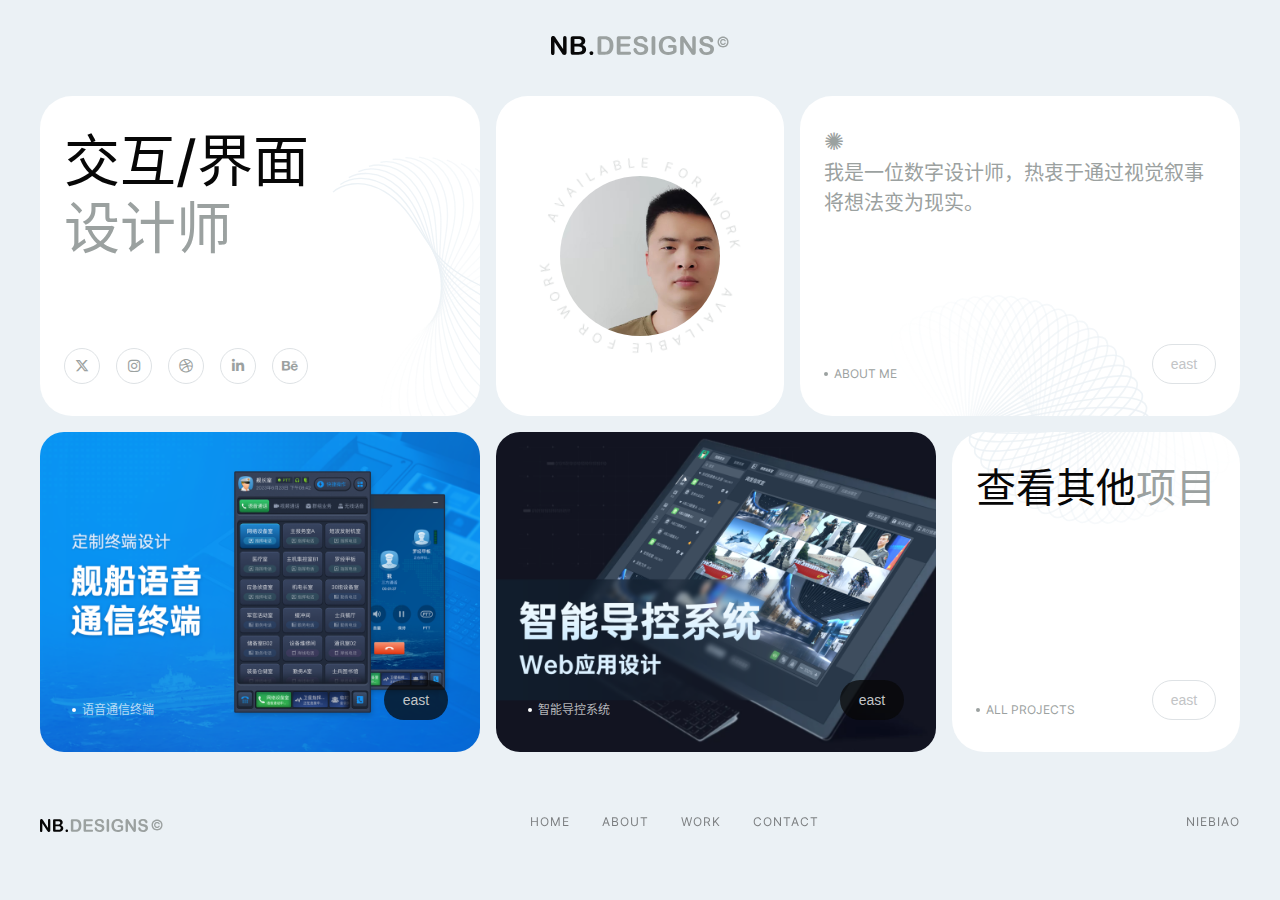
<file: index.html>
<!DOCTYPE html>
<html data-wf-page="6526f09d3be13c204a126b60" data-wf-site="6526f09d3be13c204a126b74" class=" w-mod-js w-mod-ix" lang="zh-CN">
<head>
    <meta charset="utf-8">
    <title>NB.Designs</title>
    <meta content="个人站点" name="description" />
    <!--    viewport用于控制网页在移动设备上的显示方式-->
    <meta content="width=device-width, initial-scale=1" name="viewport" />

    <!-- 引入CSS样式表 -->
    <link href="static/css/niebiao.web.f3ca25b67.css" rel="stylesheet" type="text/css" />

    <!-- 检测是否支持触控-->
    <script type="text/javascript">
        !function (o, c) {
            var n = c.documentElement, t = " w-mod-";
            n.className += t + "js", ("ontouchstart" in o || o.DocumentTouch && c instanceof DocumentTouch) && (n.className += t + "touch")
        }(window, document);
    </script>

    <!-- 指定网站的快捷方式图标 -->
    <link href="static/image/favicon.svg"
          rel="shortcut icon" type="image/x-icon">
    <!-- 指定网站的苹果设备主屏幕图标 -->
    <link href="static/image/webclip.svg"
          rel="apple-touch-icon">
</head>

<body>
<div class="page-wrapper">
    <!-- 主内容区域 -->
    <main class="main-wrapper">
        <!-- 顶部导航栏 -->
        <nav class="navigation">
            <!-- 指向当前页面 -->
            <a
                    href=""
                    aria-current="page"
                    class="brand-link w-inline-block w--current"
            >
                <div class="brand-flex">
                    <!-- logo图片 -->
                    <img
                            src="static/picture/653182418afc36d534684b62_logo.svg"
                            loading="lazy"
                            alt="Logo — 网站标志图片"
                            class="logo"
                    />
                    <!-- 版权©️图标 -->
                    <img
                        src="static/picture/65318290faf76efba37a0d2e_copyright.svg"
                        loading="lazy"
                        alt="Copyright Icon — 版权©️图标"
                        class="copyright"
                    />
                </div>
            </a>
        </nav>


        <section class="home-section">
            <div class="padding-global">
                <div class="container-large">
                    <div class="padding-top padding-huge">

                        <div class="w-layout-grid card-grid">
                            <!-- 职业 -->
                            <div
                                    id="w-node-_206b8761-2ad7-9dbb-ed39-0ff4240a0cf9-4a126b60"
                                    class="content-block-item first"
                            >
                                <div class="w-layout-grid area-grid">
                                    <!-- 标题 -->
                                    <h1
                                            id="w-node-f76c5ac4-414d-b1c6-897a-73b8a55345c2-4a126b60"
                                            class="heading-style-h2"
                                    >
                                        交互/界面<br />‍<span class="text-color-gray">设计师</span>
                                    </h1>
                                    <!-- 社区链接区域 -->
                                    <div
                                            id="w-node-_42acaa20-1cae-7628-15b2-d77a2eda1971-4a126b60"
                                            class="social-link-flex"
                                    >
                                        <!-- Twitter链接 -->
                                        <a
                                                data-w-id="39168887-352d-7113-b342-d554746e0021"
                                                href="https://twitter.com/"
                                                target="_blank"
                                                class="social-link-item w-inline-block"
                                        >
                                            <div class="social-icon"></div>
                                            <div
                                                    style="-webkit-transform:translate3d(0, 0, 0) scale3d(0, 0, 1) rotateX(0) rotateY(0) rotateZ(0) skew(0, 0);-moz-transform:translate3d(0, 0, 0) scale3d(0, 0, 1) rotateX(0) rotateY(0) rotateZ(0) skew(0, 0);-ms-transform:translate3d(0, 0, 0) scale3d(0, 0, 1) rotateX(0) rotateY(0) rotateZ(0) skew(0, 0);transform:translate3d(0, 0, 0) scale3d(0, 0, 1) rotateX(0) rotateY(0) rotateZ(0) skew(0, 0)"
                                                    class="social-bg"
                                            ></div>
                                        </a>
                                        <!-- Instagram链接 -->
                                        <a
                                            data-w-id="824d73bc-e28c-4206-1eb0-2a512dbd4594"
                                            href="https://www.instagram.com/"
                                            target="_blank"
                                            class="social-link-item w-inline-block"
                                    >
                                        <div class="social-icon"></div>
                                        <div
                                                style="-webkit-transform:translate3d(0, 0, 0) scale3d(0, 0, 1) rotateX(0) rotateY(0) rotateZ(0) skew(0, 0);-moz-transform:translate3d(0, 0, 0) scale3d(0, 0, 1) rotateX(0) rotateY(0) rotateZ(0) skew(0, 0);-ms-transform:translate3d(0, 0, 0) scale3d(0, 0, 1) rotateX(0) rotateY(0) rotateZ(0) skew(0, 0);transform:translate3d(0, 0, 0) scale3d(0, 0, 1) rotateX(0) rotateY(0) rotateZ(0) skew(0, 0)"
                                                class="social-bg"
                                        ></div>
                                        </a>
                                        <!-- Dribbble链接 -->
                                        <a
                                            data-w-id="54885199-5330-fd4e-eafc-7d152744c3ce"
                                            href="https://dribbble.com/"
                                            target="_blank"
                                            class="social-link-item w-inline-block"
                                    >
                                        <div class="social-icon"></div>
                                        <div
                                                style="-webkit-transform:translate3d(0, 0, 0) scale3d(0, 0, 1) rotateX(0) rotateY(0) rotateZ(0) skew(0, 0);-moz-transform:translate3d(0, 0, 0) scale3d(0, 0, 1) rotateX(0) rotateY(0) rotateZ(0) skew(0, 0);-ms-transform:translate3d(0, 0, 0) scale3d(0, 0, 1) rotateX(0) rotateY(0) rotateZ(0) skew(0, 0);transform:translate3d(0, 0, 0) scale3d(0, 0, 1) rotateX(0) rotateY(0) rotateZ(0) skew(0, 0)"
                                                class="social-bg"
                                        ></div>
                                        </a>
                                        <!-- LinkedIn链接 -->
                                        <a
                                            data-w-id="909476c7-8456-3d8f-a093-8d59e5b26563"
                                            href="https://www.linkedin.com/"
                                            target="_blank"
                                            class="social-link-item w-inline-block"
                                    >
                                        <div class="social-icon"></div>
                                        <div
                                                style="-webkit-transform:translate3d(0, 0, 0) scale3d(0, 0, 1) rotateX(0) rotateY(0) rotateZ(0) skew(0, 0);-moz-transform:translate3d(0, 0, 0) scale3d(0, 0, 1) rotateX(0) rotateY(0) rotateZ(0) skew(0, 0);-ms-transform:translate3d(0, 0, 0) scale3d(0, 0, 1) rotateX(0) rotateY(0) rotateZ(0) skew(0, 0);transform:translate3d(0, 0, 0) scale3d(0, 0, 1) rotateX(0) rotateY(0) rotateZ(0) skew(0, 0)"
                                                class="social-bg"
                                        ></div>
                                        </a>
                                        <!-- Behance链接 -->
                                        <a
                                            data-w-id="d3ca7bbd-3649-48fc-1760-7ac814e1571d"
                                            href="https://www.behance.net/"
                                            target="_blank"
                                            class="social-link-item w-inline-block"
                                    >
                                        <div class="social-icon"></div>
                                        <div
                                                style="-webkit-transform:translate3d(0, 0, 0) scale3d(0, 0, 1) rotateX(0) rotateY(0) rotateZ(0) skew(0, 0);-moz-transform:translate3d(0, 0, 0) scale3d(0, 0, 1) rotateX(0) rotateY(0) rotateZ(0) skew(0, 0);-ms-transform:translate3d(0, 0, 0) scale3d(0, 0, 1) rotateX(0) rotateY(0) rotateZ(0) skew(0, 0);transform:translate3d(0, 0, 0) scale3d(0, 0, 1) rotateX(0) rotateY(0) rotateZ(0) skew(0, 0)"
                                                class="social-bg"
                                        ></div>
                                    </a>
                                    </div>
                                </div>
                            </div>

                            <!-- 照片 -->
                            <div
                                    id="w-node-_8e6d0f55-0968-d3cd-05f9-ea861393bae7-4a126b60"
                                    class="content-block-item flex-center"
                            >
                                <div class="photo-wrapper">
                                    <img
                                            src="static/picture/6526fc6ab97a93f27f9d8976_profile-img.webp"
                                            loading="lazy"
                                            sizes="(max-width: 479px) 84vw, (max-width: 767px) 440px, (max-width: 991px) 500px, (max-width: 1279px) 400px, 160px"
                                            srcset="
                                                static/picture/6526fc6ab97a93f27f9d8976_profile-img-p-500.webp 500w,
                                                static/picture/6526fc6ab97a93f27f9d8976_profile-img.webp       800w"
                                            alt="Image — 照片"
                                            class="profile-image"
                                    />

                                    <img
                                        src="static/picture/652702ee30e4980d34ff1176_circle-text.svg"
                                        loading="lazy"
                                        style="-webkit-transform:translate3d(0, 0, 0) scale3d(1.35, 1.35, 1) rotateX(0) rotateY(0) rotateZ(0) skew(0, 0);
                                                -moz-transform:translate3d(0, 0, 0) scale3d(1.35, 1.35, 1) rotateX(0) rotateY(0) rotateZ(0) skew(0, 0);
                                                -ms-transform:translate3d(0, 0, 0) scale3d(1.35, 1.35, 1) rotateX(0) rotateY(0) rotateZ(0) skew(0, 0);
                                                transform:translate3d(0, 0, 0) scale3d(1.35, 1.35, 1) rotateX(0) rotateY(0) rotateZ(0) skew(0, 0)"
                                        alt="Circle Text — 旋转图片"
                                        class="circle-text"
                                    />

                                </div>
                            </div>

                            <!-- 简介 -->
                            <a
                                    id="w-node-_165b5b0b-587c-2583-bb39-ce198474b5c0-4a126b60"
                                    data-w-id="165b5b0b-587c-2583-bb39-ce198474b5c0"
                                    href="about.html"
                                    class="content-block-item about w-inline-block"
                            >
                                <div class="w-layout-grid area-grid">
                                    <!-- 简介文本 -->
                                    <p
                                            id="w-node-_1f064a75-b669-a866-071f-97a0bc5def41-4a126b60"
                                            class="text-size-medium text-color-gray"
                                    >
                        <span class="asterisk">✺</span><br/>我是一位数字设计师，热衷于通过视觉叙事将想法变为现实。</p>

                                    <div
                                            id="w-node-_2d77c6ac-2335-6b1e-d091-f31299e5629a-4a126b60"
                                            class="card-bottom-flex"
                                    >
                                        <div class="subtitle-flex">
                                            <!-- 一个点元素，可能用于装饰或视觉分隔 -->
                                            <div class="dot"></div>
                                            <!-- 标题文本，内容为"ABOUT ME" -->
                                            <div class="text-size-tiny text-color-gray">
                                                ABOUT ME
                                            </div>
                                        </div>
                                        <!-- 箭头和背景 -->
                                        <div class="arrow-item">
                                            <!-- 箭头文本 -->
                                            <div class="arrow-card">east</div>
                                            <!-- 箭头动画 -->
                                            <div
                                                    style="-webkit-transform:translate3d(0, 0, 0) scale3d(0, 0, 1) rotateX(0) rotateY(0) rotateZ(0) skew(0, 0);-moz-transform:translate3d(0, 0, 0) scale3d(0, 0, 1) rotateX(0) rotateY(0) rotateZ(0) skew(0, 0);-ms-transform:translate3d(0, 0, 0) scale3d(0, 0, 1) rotateX(0) rotateY(0) rotateZ(0) skew(0, 0);transform:translate3d(0, 0, 0) scale3d(0, 0, 1) rotateX(0) rotateY(0) rotateZ(0) skew(0, 0)"
                                                    class="arrow-bg"
                                            ></div>
                                        </div>
                                    </div>
                                </div>
                            </a>


                            <!-- 项目 -->
                            <div
                                    id="w-node-f669d342-afa2-6dd8-9cb3-a653de0f3a3c-4a126b60"
                                    class="content-block-item project"
                            >
                                <div class="w-dyn-list">
                                    <div role="list" class="project-list-wrapper w-dyn-items">
                                        <div role="listitem" class="project-item w-dyn-item">
                                            <!-- 项目链接 -->
                                            <a
                                                    data-w-id="88cbb9d7-c7fa-4188-31af-d9679033e83a"
                                                    href="royal.html"
                                                    class="project-link w-inline-block"
                                            >
                                                <!-- 图片元素，用于显示项目图片 -->
                                                <!-- sizes 根据视口宽度调整图片尺寸属性 -->
                                                <img
                                                    loading="lazy"
                                                    alt="语音通信终端"
                                                    src="static/picture/652a7ccab52b8f9549d809d2_a34f448f0abadb80f1e_3000-p-800.webp"
                                                    sizes="(max-width: 479px) 92vw, (max-width: 767px) 95vw, (max-width: 991px) 92vw, (max-width: 1439px) 94vw, 1280px"
                                                    srcset="
                                                    static/picture/652a7ccab52b8f9549d809d2_a34f448f0abadb80f1e_3000-p-500.webp   500w,
                                                    static/picture/652a7ccab52b8f9549d809d2_a34f448f0abadb80f1e_3000-p-800.webp   800w,
                                                    static/picture/652a7ccab52b8f9549d809d2_a34f448f0abadb80f1e_3000-p-1080.webp 1080w"
                                                    class="project-image"
                                                />

                                                <div class="w-layout-grid project-grid">
                                                    <!-- 卡片底部容器 -->
                                                    <div
                                                        id="w-node-_350d6805-1fb1-1d99-36cd-5f5d152e9f88-4a126b60"
                                                        class="card-bottom-flex"
                                                    >
                                                        <!-- 子标题区域 -->
                                                        <div class="subtitle-flex">
                                                            <div class="dot white"></div>
                                                                <div class="text-size-tiny text-style-allcaps text-color-white-70" >
                                                                     语音通信终端
                                                                </div>
                                                        </div>
                                                        <div class="arrow-item project">
                                                            <div class="arrow-card">east</div>
                                                        </div>
                                                    </div>
                                                </div>
                                            </a>

                                        </div>
                                    </div>
                                </div>
                            </div>


                            <!-- 项目 -->
                            <div
                                    id="w-node-b7f5fd0d-b490-180d-b3ce-e5bc2a5c435a-4a126b60"
                                    class="content-block-item project"
                            >
                                <div class="w-dyn-list">
                                    <div role="list" class="project-list-wrapper w-dyn-items">
                                        <div role="listitem" class="project-item w-dyn-item">
                                            <!-- 项目链接 -->
                                            <a
                                                    data-w-id="1bb8a6b9-6ee1-33cc-0e05-0f10cfc457e2"
                                                    href="crafty.html"
                                                    class="project-link w-inline-block"
                                            >
                                                <!-- 图片元素，用于显示项目图片 -->
                                                <!-- sizes 根据视口宽度调整图片尺寸属性 -->
                                                <img
                                                    loading="lazy"
                                                    alt="智能导控系统"
                                                    src="static/picture/652a82bd161daabd6bafa61a_c678b66073bf188bc8_3000-p-800.webp"
                                                    sizes="(max-width: 479px) 92vw, (max-width: 767px) 95vw, (max-width: 991px) 92vw, (max-width: 1439px) 94vw, 1280px"
                                                    srcset="
                                                    static/picture/652a82bd161daabd6bafa61a_c678b66073bf188bc8_3000-p-500.webp   500w,
                                                    static/picture/652a82bd161daabd6bafa61a_c678b66073bf188bc8_3000-p-800.webp   800w,
                                                    static/picture/652a82bd161daabd6bafa61a_c678b66073bf188bc8_3000-p-1080.webp 1080w"
                                                    class="project-image"
                                                />

                                                <div class="w-layout-grid project-grid">
                                                    <!-- 卡片底部容器 -->
                                                    <div
                                                            id="w-node-_1bb8a6b9-6ee1-33cc-0e05-0f10cfc457e5-4a126b60"
                                                            class="card-bottom-flex"
                                                    >
                                                        <!-- 子标题区域 -->
                                                        <div class="subtitle-flex">
                                                            <div class="dot white"></div>
                                                            <div class="text-size-tiny text-style-allcaps text-color-white-70">
                                                                智能导控系统
                                                            </div>
                                                        </div>
                                                        <div class="arrow-item project">
                                                            <div class="arrow-card">east</div>
                                                        </div>
                                                    </div>
                                                </div>
                                            </a>
                                        </div>
                                    </div>
                                </div>
                            </div>


                            <!-- 更多项目 -->
                            <a
                                    id="w-node-c3186ffe-0d7d-bb53-5a10-67a3f85348bd-4a126b60"
                                    data-w-id="c3186ffe-0d7d-bb53-5a10-67a3f85348bd"
                                    href="projects.html"
                                    class="content-block-item projects w-inline-block"
                            >
                                <div class="w-layout-grid area-grid">
                                    <!-- 更多项目标题 -->
                                    <h2
                                            id="w-node-_40e715cc-569b-98b9-2c1d-556967854959-4a126b60"
                                            class="heading-style-h3"
                                    >
                                        查看其他<span class="text-color-gray">项目</span>
                                    </h2>
                                    <!-- 卡片底部容器 -->
                                    <div
                                            id="w-node-c3ac89a6-cd35-1006-c0a7-43da1dc833f9-4a126b60"
                                            class="card-bottom-flex"
                                    >
                                        <!-- 子标题区域 -->
                                        <div class="subtitle-flex">
                                            <div class="dot"></div>
                                            <div class="text-size-tiny text-color-gray">
                                                ALL PROJECTS
                                            </div>
                                        </div>
                                        <div class="arrow-item">
                                            <div class="arrow-card">east</div>
                                            <div
                                                    style="-webkit-transform:translate3d(0, 0, 0) scale3d(0, 0, 1) rotateX(0) rotateY(0) rotateZ(0) skew(0, 0);-moz-transform:translate3d(0, 0, 0) scale3d(0, 0, 1) rotateX(0) rotateY(0) rotateZ(0) skew(0, 0);-ms-transform:translate3d(0, 0, 0) scale3d(0, 0, 1) rotateX(0) rotateY(0) rotateZ(0) skew(0, 0);transform:translate3d(0, 0, 0) scale3d(0, 0, 1) rotateX(0) rotateY(0) rotateZ(0) skew(0, 0)"
                                                    class="arrow-bg"
                                            >
                                            </div>
                                        </div>
                                    </div>
                                </div>
                            </a>

<!--服务模块-->
<!--                            <a-->
<!--                                id="w-node-_51f52606-5caf-8195-4429-9cb581b7fb15-4a126b60"-->
<!--                                data-w-id="51f52606-5caf-8195-4429-9cb581b7fb15"-->
<!--                                href="untitled.html"-->
<!--                                class="content-block-item service w-inline-block"-->
<!--                        >-->
<!--                            <div class="w-layout-grid area-grid">-->
<!--                                <h2-->
<!--                                        id="w-node-b1acf5c7-cf38-a41e-7a08-49058583d527-4a126b60"-->
<!--                                        class="heading-style-h3"-->
<!--                                >-->
<!--                                    Services I <span class="text-color-gray">offer</span>-->
<!--                                </h2>-->
<!--                                <div-->
<!--                                        id="w-node-_51f52606-5caf-8195-4429-9cb581b7fb19-4a126b60"-->
<!--                                        class="card-bottom-flex"-->
<!--                                >-->
<!--                                    <div class="subtitle-flex">-->
<!--                                        <div class="dot"></div>-->
<!--                                        <div class="text-size-tiny text-color-gray">-->
<!--                                            ALL SERVICES-->
<!--                                        </div>-->
<!--                                    </div>-->
<!--                                    <div class="arrow-item">-->
<!--                                        <div class="arrow-card">east</div>-->
<!--                                        <div-->
<!--                                                style="-webkit-transform:translate3d(0, 0, 0) scale3d(0, 0, 1) rotateX(0) rotateY(0) rotateZ(0) skew(0, 0);-moz-transform:translate3d(0, 0, 0) scale3d(0, 0, 1) rotateX(0) rotateY(0) rotateZ(0) skew(0, 0);-ms-transform:translate3d(0, 0, 0) scale3d(0, 0, 1) rotateX(0) rotateY(0) rotateZ(0) skew(0, 0);transform:translate3d(0, 0, 0) scale3d(0, 0, 1) rotateX(0) rotateY(0) rotateZ(0) skew(0, 0)"-->
<!--                                                class="arrow-bg"-->
<!--                                        ></div>-->
<!--                                    </div>-->
<!--                                </div>-->
<!--                            </div> -->
<!--                            </a>-->


<!--                            联系我模块-->
<!--                            <a-->
<!--                                id="w-node-_7a20cb31-7cb3-7723-0cdf-0103a2d777be-4a126b60"-->
<!--                                data-w-id="7a20cb31-7cb3-7723-0cdf-0103a2d777be"-->
<!--                                href="contact.html"-->
<!--                                class="content-block-item cta w-inline-block"-->
<!--                        >-->
<!--                            <div class="w-layout-grid area-grid">-->
<!--                                <h2-->
<!--                                        id="w-node-_460849d4-51fc-5510-dd9a-df378b82580d-4a126b60"-->
<!--                                        class="heading-style-h3"-->
<!--                                >-->
<!--                                    Let&#x27;s work-->
<!--                                    <span class="text-color-gray">together</span>-->
<!--                                </h2>-->
<!--                                <div-->
<!--                                        id="w-node-ae803ab9-d38c-32ae-308c-c390fa3ee9df-4a126b60"-->
<!--                                        class="card-bottom-flex"-->
<!--                                >-->
<!--                                    <div class="subtitle-flex">-->
<!--                                        <div class="dot"></div>-->
<!--                                        <div class="text-size-tiny text-color-gray">-->
<!--                                            GET IN TOUCH-->
<!--                                        </div>-->
<!--                                    </div>-->
<!--                                    <div class="arrow-item">-->
<!--                                        <div class="arrow-card">east</div>-->
<!--                                        <div-->
<!--                                                style="-webkit-transform:translate3d(0, 0, 0) scale3d(0, 0, 1) rotateX(0) rotateY(0) rotateZ(0) skew(0, 0);-moz-transform:translate3d(0, 0, 0) scale3d(0, 0, 1) rotateX(0) rotateY(0) rotateZ(0) skew(0, 0);-ms-transform:translate3d(0, 0, 0) scale3d(0, 0, 1) rotateX(0) rotateY(0) rotateZ(0) skew(0, 0);transform:translate3d(0, 0, 0) scale3d(0, 0, 1) rotateX(0) rotateY(0) rotateZ(0) skew(0, 0)"-->
<!--                                                class="arrow-bg"-->
<!--                                        ></div>-->
<!--                                    </div>-->
<!--                                </div>-->
<!--                            </div>-->
<!--                        </a>-->


                        </div>
                    </div>
                </div>
            </div>
        </section>

        <!-- 页脚开始 -->
        <footer>
            <div class="padding-global">
                <div class="container-large">
                    <div class="footer-padding">
                        <div class="w-layout-grid footer-grid">

                            <!-- 品牌信息和版权 -->
                            <a href="" aria-current="page" class="brand-link w-inline-block w--current">
                                <div class="brand-flex">
                                    <!-- Logo图片 -->
                                    <img src="static/picture/653182418afc36d534684b62_logo.svg"
                                         loading="lazy"
                                         alt="Logo — 网站标识"
                                         class="logo-mini"
                                    />
                                    <!-- 版权图标图片 -->
                                    <img src="static/picture/65318290faf76efba37a0d2e_copyright.svg"
                                         loading="lazy"
                                         alt="Copyright Icon — 版权图标"
                                         class="copyright"
                                    />
                                </div>
                            </a>

                            <!-- 页脚导航 -->
                            <div id="w-node-_57ca9c2b-67a5-16e0-a501-45b1c8a16166-c8a1615d" class="w-layout-hflex footer-flex">
                                <a data-w-id="57ca9c2b-67a5-16e0-a501-45b1c8a16167" href="" aria-current="page" class="footer-nav-link w-inline-block w--current">
                                    <!-- 首页链接 -->
                                    <div class="footer-nav-text">home</div>
                                    <!-- 链接文本内容 -->
                                    <div class="dot black"></div>
                                    <!-- 黑色的点 -->
                                </a>
                                <a data-w-id="57ca9c2b-67a5-16e0-a501-45b1c8a1616b" href="about.html" class="footer-nav-link w-inline-block">
                                    <!-- 关于页面 -->
                                    <div class="footer-nav-text">about</div>
                                    <!-- 链接文本内容 -->
                                    <div class="dot black"></div>
                                    <!-- 黑色的点 -->
                                </a>
                                <a data-w-id="57ca9c2b-67a5-16e0-a501-45b1c8a1616f" href="projects.html" class="footer-nav-link w-inline-block">
                                    <!-- 项目页面 -->
                                    <div class="footer-nav-text">work</div>
                                    <!-- 链接文本内容 -->
                                    <div class="dot black"></div>
                                    <!-- 黑色的点 -->
                                </a>
<!--                                <a data-w-id="57ca9c2b-67a5-16e0-a501-45b1c8a16173" href="untitled.html" class="footer-nav-link w-inline-block">-->
<!--                                    &lt;!&ndash; 服务页面 &ndash;&gt;-->
<!--                                    <div class="footer-nav-text">service</div>-->
<!--                                    &lt;!&ndash; 链接文本内容 &ndash;&gt;-->
<!--                                    <div class="dot black"></div>-->
<!--                                    &lt;!&ndash; 黑色的点 &ndash;&gt;-->
<!--                                </a>-->
                                <a data-w-id="57ca9c2b-67a5-16e0-a501-45b1c8a16177" href="contact.html" class="footer-nav-link w-inline-block">
                                    <!-- 联系页面 -->
                                    <div class="footer-nav-text">contact</div>
                                    <!-- 链接文本内容 -->
                                    <div class="dot black"></div>
                                    <!-- 黑色的点 -->
                                </a>
                            </div>

                            <!-- aria-current="page"指向当前浏览的页面 -->
                            <a
                                    data-w-id="57ca9c2b-67a5-16e0-a501-45b1c8a1617b"
                                    href=""
                                    aria-current="page"
                                    target="_blank"
                                    class="footer-nav-link w-inline-block"
                            >
                                <!-- 链接文本内容 -->
                                <div class="footer-nav-text">NieBiao</div>
                                <div class="dot black"></div>
                            </a>
                        </div>
                    </div>
                </div>
            </div>
        </footer>
        <!-- 页脚结束 -->

    </main>
</div>


<script
        src="static/js/jquery-3.5.1.min.dc5e7f18c8.js"
        type="text/javascript"
        integrity="sha256-9/aliU8dGd2tb6OSsuzixeV4y/faTqgFtohetphbbj0="
        crossorigin="anonymous"
></script>

<script
        src="static/js/webflow.b99ccbe45.js"
        type="text/javascript"
></script>

</body>

</html>
</file>
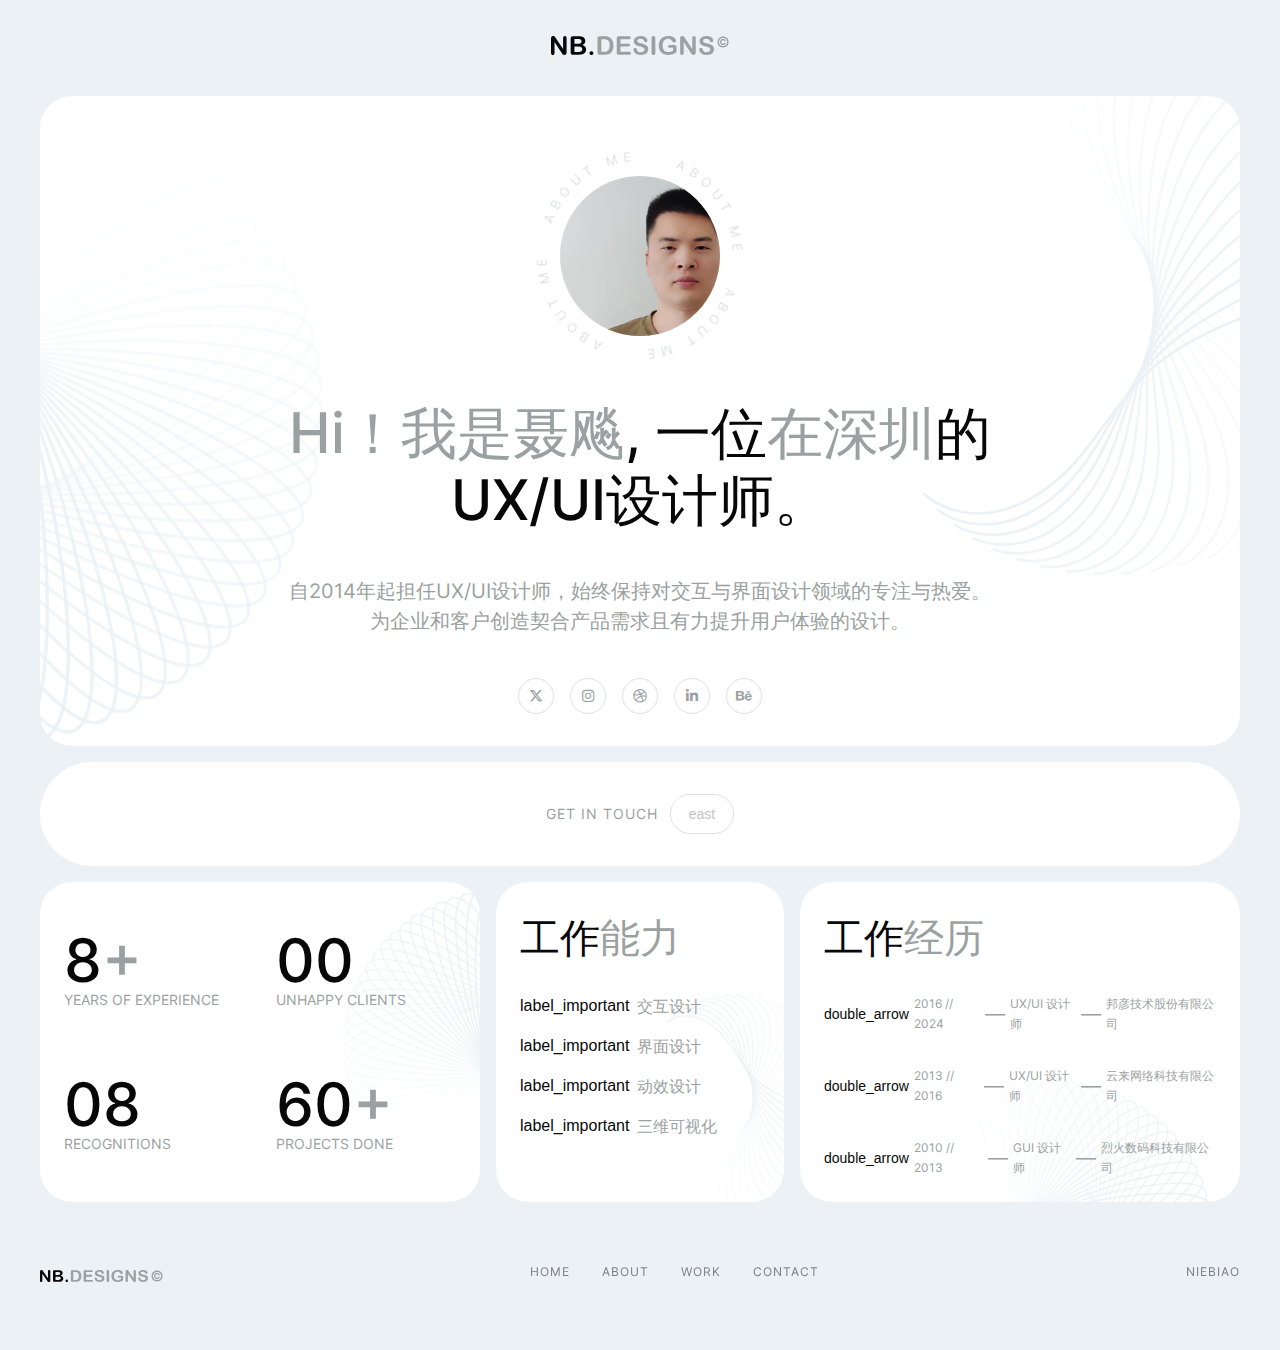
<file: about.html>
<!DOCTYPE html>
<html data-wf-page="6526f09d3be13c204a126b63" data-wf-site="6526f09d3be13c204a126b74">
<head>
    <meta charset="utf-8">
    <title>NB.Designs - About</title>
    <meta content="个人站点" name="description" />
    <!-- viewport用于控制网页在移动设备上的显示方式-->
    <meta content="width=device-width, initial-scale=1" name="viewport" />

    <!-- 引入CSS样式表 -->
    <link href="static/css/niebiao.web.f3ca25b67.css" rel="stylesheet" type="text/css" />

    <!-- 检测是否支持触控-->
    <script type="text/javascript">
        !function (o, c) {
            var n = c.documentElement, t = " w-mod-";
            n.className += t + "js", ("ontouchstart" in o || o.DocumentTouch && c instanceof DocumentTouch) && (n.className += t + "touch")
        }(window, document);
    </script>

    <!-- 指定网站的快捷方式图标 -->
    <link href="static/image/favicon.svg"
          rel="shortcut icon" type="image/x-icon">
    <!-- 指定网站的苹果设备主屏幕图标 -->
    <link href="static/image/webclip.svg"
          rel="apple-touch-icon">
</head>

<body>
<!-- 主内容区域 -->
<div class="page-wrapper">
    <!-- 顶部导航栏 -->
    <nav class="navigation">
        <!-- 指向首页 -->
        <a href="index.html" class="brand-link w-inline-block">
            <div class="brand-flex">
                <!-- logo图片 -->
                <img src="static/picture/653182418afc36d534684b62_logo.svg"
                     loading="lazy"
                     alt="Logo — 网站标识"
                     class="logo">
                <!-- 版权©️图标 -->
                <img
                    src="static/picture/65318290faf76efba37a0d2e_copyright.svg"
                    loading="lazy"
                    alt="Copyright Icon — 版权©️图标"
                    class="copyright">
            </div>
        </a>
    </nav>


    <main class="main-wrapper">
        <section class="about-section">
            <div class="padding-global">
                <div class="container-large">
                    <div class="padding-top padding-huge">
                        <div class="w-layout-grid card-grid">
                            <!-- 简介 -->
                            <div id="w-node-_85a3502e-6ced-9d35-4489-433d0be70c7c-4a126b63"
                                 class="content-block-item about-header">
                                <div class="photo-wrapper">
                                    <!-- 照片 -->
                                    <img
                                        src="static/picture/653266c2180c88430f6a42a8_about-me-img.jpg" loading="lazy"
                                        sizes="(max-width: 767px) 82vw, (max-width: 991px) 500px, (max-width: 1279px) 400px, 160px"
                                        srcset="static/picture/653266c2180c88430f6a42a8_about-me-img-p-500.jpg 500w,
                                                static/picture/653266c2180c88430f6a42a8_about-me-img.jpg 800w"
                                        alt="About Image — 照片" class="profile-image"
                                    />

                                    <img
                                        src="static/picture/65326788afb79142dd7064f0_about-circle-text.svg"
                                        loading="lazy"
                                        style="-webkit-transform:translate3d(0, 0, 0) scale3d(1.35, 1.35, 1) rotateX(0) rotateY(0) rotateZ(0) skew(0, 0);
                                        -moz-transform:translate3d(0, 0, 0) scale3d(1.35, 1.35, 1) rotateX(0) rotateY(0) rotateZ(0) skew(0, 0);
                                        -ms-transform:translate3d(0, 0, 0) scale3d(1.35, 1.35, 1) rotateX(0) rotateY(0) rotateZ(0) skew(0, 0);
                                        transform:translate3d(0, 0, 0) scale3d(1.35, 1.35, 1) rotateX(0) rotateY(0) rotateZ(0) skew(0, 0)"
                                        alt="Circle Text — 旋转图片" class="circle-text">
                                </div>

                                <!-- 标题 -->
                                <div class="margin-top margin-xlarge">
                                    <div class="max-width-large align-center"><h1
                                            class="heading-style-h2 text-align-center"><span class="text-color-gray">Hi！我是聂飚</span>,
                                        一位<span class="text-color-gray">在深圳</span>的UX/UI设计师。</h1>
                                    </div>
                                </div>

                                <!-- 描述 -->
                                <div class="margin-top margin-medium">
                                    <div class="max-width-large align-center">
                                        <p class="text-size-medium text-align-center text-color-gray">
                                            自2014年起担任UX/UI设计师，始终保持对交互与界面设计领域的专注与热爱。<br>为企业和客户创造契合产品需求且有力提升用户体验的设计。
                                        </p>
                                    </div>
                                </div>

                                <!-- 社区链接 -->
                                <div class="margin-top margin-medium">
                                    <div class="social-link-flex flex-center">
                                        <!-- Twitter 链接 -->
                                        <a data-w-id="65624f8a-9a47-2b15-fc5a-106d604114b2" href="https://twitter.com/" target="_blank" class="social-link-item w-inline-block">
                                            <div class="social-icon"></div>
                                            <div style="transform:scale(0);" class="social-bg"></div>
                                        </a>

                                        <!-- Instagram 链接 -->
                                        <a data-w-id="65624f8a-9a47-2b15-fc5a-106d604114b6" href="https://www.instagram.com/" target="_blank" class="social-link-item w-inline-block">
                                            <div class="social-icon"></div>
                                            <div style="transform:scale(0);" class="social-bg"></div>
                                        </a>

                                        <!-- Dribbble 链接 -->
                                        <a data-w-id="65624f8a-9a47-2b15-fc5a-106d604114ba" href="https://dribbble.com/" target="_blank" class="social-link-item w-inline-block">
                                            <div class="social-icon"></div>
                                            <div style="transform:scale(0);" class="social-bg"></div>
                                        </a>

                                        <!-- LinkedIn 链接 -->
                                        <a data-w-id="65624f8a-9a47-2b15-fc5a-106d604114be" href="https://www.linkedin.com/" target="_blank" class="social-link-item w-inline-block">
                                            <div class="social-icon"></div>
                                            <div style="transform:scale(0);" class="social-bg"></div>
                                        </a>

                                        <!-- Behance 链接 -->
                                        <a data-w-id="65624f8a-9a47-2b15-fc5a-106d604114c2" href="https://www.behance.net/" target="_blank" class="social-link-item w-inline-block">
                                            <div class="social-icon"></div>
                                            <div style="transform:scale(0);" class="social-bg"></div>
                                        </a>
                                    </div>
                                </div>


                            </div>

                            <!-- 联系 -->
                            <a id="w-node-c5e270e6-8ee0-4e50-aa5a-dbf006e22c0a-4a126b63"
                               data-w-id="c5e270e6-8ee0-4e50-aa5a-dbf006e22c0a"
                               href="contact.html"
                               class="main-button w-inline-block">
                                <div class="button-flex">
                                    <div class="button-text">get in touch</div>
                                    <div class="arrow-item">
                                        <div class="arrow-card">east</div>
                                        <div style="-webkit-transform:translate3d(0, 0, 0) scale3d(0, 0, 1) rotateX(0) rotateY(0) rotateZ(0) skew(0, 0);-moz-transform:translate3d(0, 0, 0) scale3d(0, 0, 1) rotateX(0) rotateY(0) rotateZ(0) skew(0, 0);-ms-transform:translate3d(0, 0, 0) scale3d(0, 0, 1) rotateX(0) rotateY(0) rotateZ(0) skew(0, 0);transform:translate3d(0, 0, 0) scale3d(0, 0, 1) rotateX(0) rotateY(0) rotateZ(0) skew(0, 0)"
                                             class="arrow-bg"></div>
                                    </div>
                                </div>
                            </a>

                            <!-- 数据 -->
                            <div id="w-node-_19f20610-e29c-664f-9bbe-68dcd6160cf6-4a126b63"
                                 class="content-block-item numbers">
                                <div class="w-layout-grid numbers-grid">
                                    <!-- 第一个数字内容容器 -->
                                    <div id="w-node-_46881ead-d022-9c0f-cb54-d2700078c305-4a126b63"
                                         class="numbers-content-wrapper">
                                        <!-- 展示年数 -->
                                        <div class="number">8<span class="text-color-gray">+</span></div>
                                        <!-- 对应数字的描述 -->
                                        <div class="number-description">Years of experience</div>
                                    </div>

                                    <!-- 第二个数字内容容器 -->
                                    <div id="w-node-_0858e1dd-4e4d-e3f4-4ec6-63ab4e0e6519-4a126b63"
                                         class="numbers-content-wrapper">
                                        <!-- 展示不满意客户数量 -->
                                        <div id="w-node-_0858e1dd-4e4d-e3f4-4ec6-63ab4e0e651a-4a126b63" class="number">
                                            00
                                        </div>
                                        <!-- 对应数字的描述 -->
                                        <div class="number-description">UNHAPPY CLIENTS<br></div>
                                    </div>

                                    <!-- 第三个数字内容容器 -->
                                    <div id="w-node-_8eeb6f53-d96d-5e5b-06f9-09373f712b2f-4a126b63"
                                         class="numbers-content-wrapper">
                                        <!-- 展示获得的认可次数 -->
                                        <div id="w-node-b94afa81-8620-85d1-2876-6f78092de969-4a126b63" class="number">
                                            08
                                        </div>
                                        <!-- 对应数字的描述 -->
                                        <div class="number-description">RECOGNITIONS</div>
                                    </div>

                                    <!-- 第四个数字内容容器 -->
                                    <div id="w-node-bc7956d7-c246-79f5-4a61-fbee7396a838-4a126b63"
                                         class="numbers-content-wrapper">
                                        <!-- 展示完成的项目数 -->
                                        <div class="number">60<span class="text-color-gray">+</span></div>
                                        <!-- 对应数字的描述 -->
                                        <div class="number-description">Projects done</div>
                                    </div>
                                </div>
                            </div>

                            <!-- 我的工作 -->
                            <div id="w-node-e94e3226-31d1-d95f-a93a-b84bdac18e72-4a126b63"
                                 class="content-block-item service-list">
                                <!-- 标题部分，介绍服务内容 -->
                                <h2 class="heading-style-h3">工作<span class="text-color-gray">能力</span></h2>

                                <div class="w-layout-grid service-content-grid">

                                    <!-- 第一项服务 -->
                                    <div id="w-node-_27357a33-e81e-aea0-8df4-092c90018951-4a126b63"
                                         class="service-flex">
                                        <!-- 图标元素，表示此项服务 -->
                                        <div class="service-icon">label_important</div>
                                        <!-- 正文文本，显示服务名称 -->
                                        <div class="text-size-regular text-color-gray">交互设计</div>
                                    </div>

                                    <!-- 第二项服务 -->
                                    <div id="w-node-_27357a33-e81e-aea0-8df4-092c90018956-4a126b63"
                                         class="service-flex">
                                        <div class="service-icon">label_important</div>
                                        <div class="text-size-regular text-color-gray">界面设计</div>
                                    </div>

                                    <!-- 第三项服务 -->
                                    <div id="w-node-_27357a33-e81e-aea0-8df4-092c9001895b-4a126b63"
                                         class="service-flex">
                                        <div class="service-icon">label_important</div>
                                        <div class="text-size-regular text-color-gray">动效设计</div>
                                    </div>

                                    <!-- 第四项服务 -->
                                    <div id="w-node-_27357a33-e81e-aea0-8df4-092c90018965-4a126b63"
                                         class="service-flex">
                                        <div class="service-icon">label_important</div>
                                        <div class="text-size-regular text-color-gray">三维可视化</div>
                                    </div>
                                </div>
                            </div>

                            <!-- 我的经验 -->
                            <div id="w-node-_94d040ea-622f-78ac-be78-2fb2544caab5-4a126b63"
                                 class="content-block-item experience">
                                <!-- 标题部分，介绍工作经历 -->
                                <h2 class="heading-style-h3">工作<span class="text-color-gray">经历</span></h2>

                                <div class="w-layout-grid experience-content-grid">

                                    <!-- 第一项工作经历 -->
                                    <div id="w-node-f6e4060d-4b8f-bc0b-71a8-cb0df3666153-4a126b63"
                                         class="experience-flex">
                                        <!-- 图标元素，表示时间线 -->
                                        <div class="experience-icon">double_arrow</div>
                                        <!-- 时间段 -->
                                        <div class="text-size-tiny text-color-gray">2016 // 2024</div>
                                        <!-- 分隔符 -->
                                        <div class="text-size-medium text-color-gray">—</div>
                                        <!-- 职位名称 -->
                                        <div class="text-size-tiny">UX/UI 设计师</div>
                                        <!-- 分隔符 -->
                                        <div class="text-size-medium text-color-gray">—</div>
                                        <!-- 公司名称 -->
                                        <div class="text-size-tiny text-color-gray">邦彦技术股份有限公司</div>
                                    </div>

                                    <!-- 第二项工作经历 -->
                                    <div id="w-node-f6e4060d-4b8f-bc0b-71a8-cb0df3666160-4a126b63"
                                         class="experience-flex">
                                        <div class="experience-icon">double_arrow</div>
                                        <div class="text-size-tiny text-color-gray">2013 // 2016</div>
                                        <div class="text-size-medium text-color-gray">—</div>
                                        <div class="text-size-tiny">UX/UI 设计师</div>
                                        <div class="text-size-medium text-color-gray">—</div>
                                        <div class="text-size-tiny text-color-gray">云来网络科技有限公司</div>
                                    </div>

                                    <!-- 第三项工作经历 -->
                                    <div id="w-node-f6e4060d-4b8f-bc0b-71a8-cb0df366616d-4a126b63"
                                         class="experience-flex">
                                        <div class="experience-icon">double_arrow</div>
                                        <div class="text-size-tiny text-color-gray">2010 // 2013</div>
                                        <div class="text-size-medium text-color-gray">—</div>
                                        <div class="text-size-tiny">GUI 设计师</div>
                                        <div class="text-size-medium text-color-gray">—</div>
                                        <div class="text-size-tiny text-color-gray">烈火数码科技有限公司</div>
                                    </div>
                                </div>
                            </div>

                            <!-- 服务模块 -->
<!--                            <a id="w-node-c505eb33-1f9a-0f49-2754-ca85350fa77d-4a126b63"-->
<!--                               data-w-id="c505eb33-1f9a-0f49-2754-ca85350fa77d" href="untitled.html"-->
<!--                               class="content-block-item service w-inline-block">-->
<!--                                <div class="w-layout-grid area-grid"><h2-->
<!--                                        id="w-node-c505eb33-1f9a-0f49-2754-ca85350fa77f-4a126b63"-->
<!--                                        class="heading-style-h3">Services I <span class="text-color-gray">offer</span>-->
<!--                                </h2>-->
<!--                                    <div id="w-node-c505eb33-1f9a-0f49-2754-ca85350fa783-4a126b63"-->
<!--                                         class="card-bottom-flex">-->
<!--                                        <div class="subtitle-flex">-->
<!--                                            <div class="dot"></div>-->
<!--                                            <div class="text-size-tiny text-color-gray">ALL SERVICES</div>-->
<!--                                        </div>-->
<!--                                        <div class="arrow-item">-->
<!--                                            <div class="arrow-card">east</div>-->
<!--                                            <div style="-webkit-transform:translate3d(0, 0, 0) scale3d(0, 0, 1) rotateX(0) rotateY(0) rotateZ(0) skew(0, 0);-moz-transform:translate3d(0, 0, 0) scale3d(0, 0, 1) rotateX(0) rotateY(0) rotateZ(0) skew(0, 0);-ms-transform:translate3d(0, 0, 0) scale3d(0, 0, 1) rotateX(0) rotateY(0) rotateZ(0) skew(0, 0);transform:translate3d(0, 0, 0) scale3d(0, 0, 1) rotateX(0) rotateY(0) rotateZ(0) skew(0, 0)"-->
<!--                                                 class="arrow-bg"></div>-->
<!--                                        </div>-->
<!--                                    </div>-->
<!--                                </div>-->
<!--                            </a>-->

                            <!-- 联系我模块 -->
<!--                            <a id="w-node-_671619a9-8391-df6d-374d-80e86d48e0fc-4a126b63"-->
<!--                                   data-w-id="671619a9-8391-df6d-374d-80e86d48e0fc" href="contact.html"-->
<!--                                   class="content-block-item cta w-inline-block">-->
<!--                            <div class="w-layout-grid area-grid"><h2-->
<!--                                    id="w-node-_671619a9-8391-df6d-374d-80e86d48e0fe-4a126b63" class="heading-style-h3">-->
<!--                                Let&#x27;s work <span class="text-color-gray">together</span></h2>-->
<!--                                <div id="w-node-_671619a9-8391-df6d-374d-80e86d48e102-4a126b63"-->
<!--                                     class="card-bottom-flex">-->
<!--                                    <div class="subtitle-flex">-->
<!--                                        <div class="dot"></div>-->
<!--                                        <div class="text-size-tiny text-color-gray">GET IN TOUCH</div>-->
<!--                                    </div>-->
<!--                                    <div class="arrow-item">-->
<!--                                        <div class="arrow-card">east</div>-->
<!--                                        <div style="-webkit-transform:translate3d(0, 0, 0) scale3d(0, 0, 1) rotateX(0) rotateY(0) rotateZ(0) skew(0, 0);-moz-transform:translate3d(0, 0, 0) scale3d(0, 0, 1) rotateX(0) rotateY(0) rotateZ(0) skew(0, 0);-ms-transform:translate3d(0, 0, 0) scale3d(0, 0, 1) rotateX(0) rotateY(0) rotateZ(0) skew(0, 0);transform:translate3d(0, 0, 0) scale3d(0, 0, 1) rotateX(0) rotateY(0) rotateZ(0) skew(0, 0)"-->
<!--                                             class="arrow-bg"></div>-->
<!--                                    </div>-->
<!--                                </div>-->
<!--                            </div>-->
<!--                            </a>-->
                        </div>
                    </div>
                </div>
            </div>
        </section>
    </main>


    <footer>
        <!-- 设置全局内边距 -->
        <div class="padding-global">
            <!-- 容器设置为大尺寸 -->
            <div class="container-large">
                <!-- 底部内边距 -->
                <div class="footer-padding">
                    <div class="w-layout-grid footer-grid">
                        <!-- 品牌链接，点击返回首页 -->
                        <a href="index.html" class="brand-link w-inline-block">
                            <!-- 品牌信息和版权 -->
                            <div class="brand-flex">
                                <!-- Logo图片 -->
                                <img src="static/picture/653182418afc36d534684b62_logo.svg" loading="lazy" alt="Logo — 网站标识" class="logo-mini">
                                <!-- 版权图标 -->
                                <img src="static/picture/65318290faf76efba37a0d2e_copyright.svg" loading="lazy" alt="Copyright Icon — 版权图标" class="copyright">
                            </div>
                        </a>

                        <!-- 页脚导航 -->
                        <div id="w-node-_57ca9c2b-67a5-16e0-a501-45b1c8a16166-c8a1615d" class="w-layout-hflex footer-flex">
                            <!-- 首页链接 -->
                            <a data-w-id="57ca9c2b-67a5-16e0-a501-45b1c8a16167" href="index.html" class="footer-nav-link w-inline-block">
                                <div class="footer-nav-text">home</div>
                                <div class="dot black"></div>
                            </a>

                            <!-- 关于页面（当前页面） -->
                            <a data-w-id="57ca9c2b-67a5-16e0-a501-45b1c8a1616b" href="" aria-current="page" class="footer-nav-link w-inline-block w--current">
                                <div class="footer-nav-text">about</div>
                                <div class="dot black"></div>
                            </a>

                            <!-- 项目页面 -->
                            <a data-w-id="57ca9c2b-67a5-16e0-a501-45b1c8a1616f" href="projects.html" class="footer-nav-link w-inline-block">
                                <div class="footer-nav-text">work</div>
                                <div class="dot black"></div>
                            </a>

                            <!-- 服务页面 -->
<!--                            <a data-w-id="57ca9c2b-67a5-16e0-a501-45b1c8a16173" href="untitled.html" class="footer-nav-link w-inline-block">-->
<!--                                <div class="footer-nav-text">service</div>-->
<!--                                <div class="dot black"></div>-->
<!--                            </a>-->

                            <!-- 联系页面 -->
                            <a data-w-id="57ca9c2b-67a5-16e0-a501-45b1c8a16177" href="contact.html" class="footer-nav-link w-inline-block">
                                <div class="footer-nav-text">contact</div>
                                <div class="dot black"></div>
                            </a>
                        </div>

                        <!-- 外链未设置 -->
                        <a data-w-id="57ca9c2b-67a5-16e0-a501-45b1c8a1617b"
                           href=""
                           target="_blank"
                           class="footer-nav-link w-inline-block"
                        >
                            <div class="footer-nav-text">NieBiao</div>
                            <div class="dot black"></div>
                        </a>
                    </div>
                </div>
            </div>
        </div>
    </footer>


</div>

<script src="static/js/jquery-3.5.1.min.dc5e7f18c8.js" type="text/javascript"
        integrity="sha256-9/aliU8dGd2tb6OSsuzixeV4y/faTqgFtohetphbbj0=" crossorigin="anonymous"></script>

<script src="static/js/webflow.b99ccbe45.js" type="text/javascript"></script>
</body>
</html>
</file>
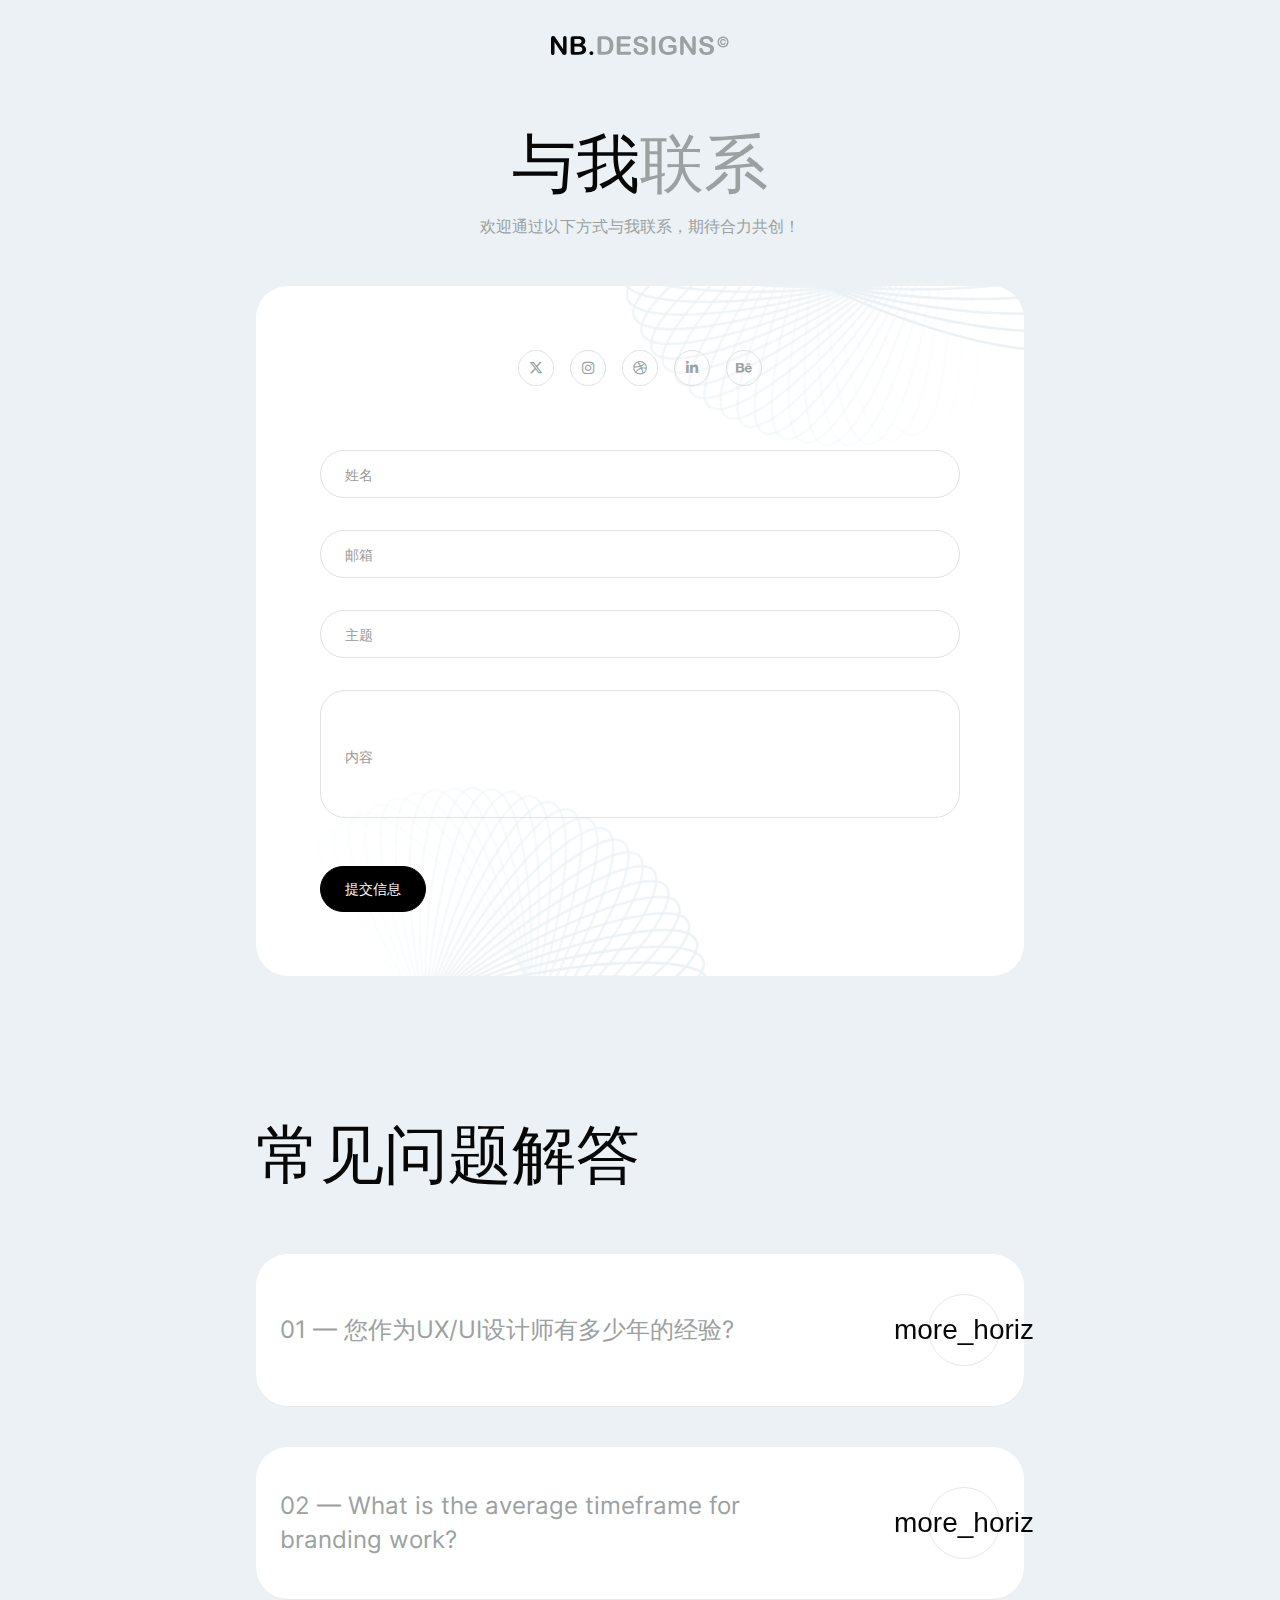
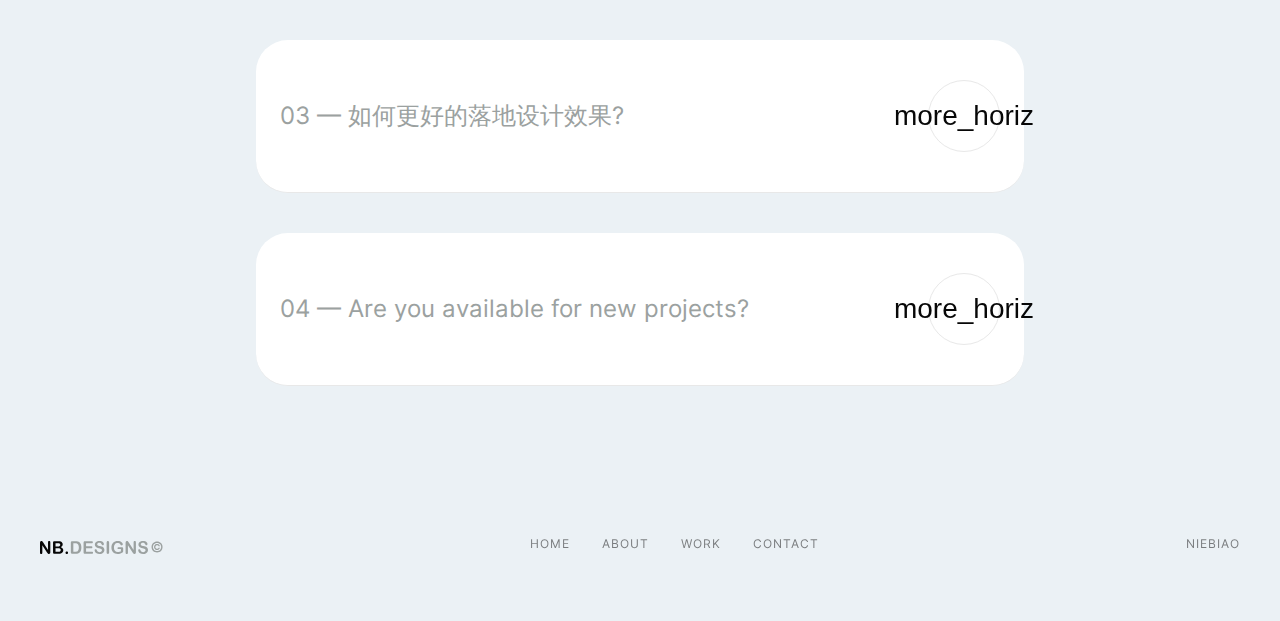
<file: contact.html>
<!DOCTYPE html>
<html data-wf-page="6526f09d3be13c204a126b67" data-wf-site="6526f09d3be13c204a126b74">
<head>
    <meta charset="utf-8">
    <title>NB.Designs - Contact</title>
    <meta content="个人站点" name="description" />
    <!--    viewport用于控制网页在移动设备上的显示方式-->
    <meta content="width=device-width, initial-scale=1" name="viewport" />

    <!-- 引入CSS样式表 -->
    <link href="static/css/niebiao.web.f3ca25b67.css" rel="stylesheet" type="text/css" />

    <!-- 检测是否支持触控-->
    <script type="text/javascript">
        !function (o, c) {
            var n = c.documentElement, t = " w-mod-";
            n.className += t + "js", ("ontouchstart" in o || o.DocumentTouch && c instanceof DocumentTouch) && (n.className += t + "touch")
        }(window, document);
    </script>

    <!-- 指定网站的快捷方式图标 -->
    <link href="static/image/favicon.svg"
          rel="shortcut icon" type="image/x-icon">
    <!-- 指定网站的苹果设备主屏幕图标 -->
    <link href="static/image/webclip.svg"
          rel="apple-touch-icon">
</head>

<body>
<div class="page-wrapper">
    <!-- 顶部导航栏 -->
    <nav class="navigation">
        <!-- 指向首页 -->
        <a href="index.html" class="brand-link w-inline-block">
            <div class="brand-flex">
                <!-- logo图片 -->
                <img src="static/picture/653182418afc36d534684b62_logo.svg"
                     loading="lazy"
                     alt="Logo — 网站标识"
                     class="logo">
                <!-- 版权©️图标 -->
                <img src="static/picture/65318290faf76efba37a0d2e_copyright.svg"
                     loading="lazy"
                     alt="Copyright Icon — 版权©️图标"
                     class="copyright">
            </div>
        </a>
    </nav>

    <main class="main-wrapper">
        <!-- 设置联系页面头部样式 -->
        <header class="contact-hero-section">
            <!-- 添加全局内边距样式 -->
            <div class="padding-global">
                <div class="container-small">
                    <div class="padding-top padding-xhuge">
                        <!-- 居中显示大标题 -->
                        <h1 class="heading-style-h1 text-align-center">与我<span class="text-color-gray">联系</span></h1>

                        <div class="margin-top margin-small">
                            <!-- 上下内边距设置为小尺寸 -->
                            <div class="max-width-medium align-center">
                                <!-- 最大宽度限制，内容居中对齐 -->
                                <p class="text-size-regular text-align-center">
                                    <!-- 正常大小的文字，内容居中对齐 -->
                                    欢迎通过以下方式与我联系，期待合力共创！
                                </p>
                            </div>
                        </div>
                    </div>
                </div>
            </div>
        </header>

        <!-- 联系表单区域 -->
        <section class="contact-form-section">
            <div class="padding-global">
                <div class="container-small">
                    <div class="padding-bottom padding-xhuge">
                        <div class="margin-top margin-large">
                            <div class="form-block w-form">
                                <!-- 社交媒体链接区域 -->
                                <div class="margin-bottom margin-xlarge">
                                    <div class="social-link-flex flex-center">
                                        <!-- Twitter 链接 -->
                                        <a
                                            data-w-id="45454e89-6af2-ea27-e0bf-6531a71a948c" href="https://twitter.com/"
                                            target="_blank" class="social-link-item w-inline-block">
                                            <div class="social-icon"></div>
                                            <div style="-webkit-transform:translate3d(0, 0, 0) scale3d(0, 0, 1) rotateX(0) rotateY(0) rotateZ(0) skew(0, 0);-moz-transform:translate3d(0, 0, 0) scale3d(0, 0, 1) rotateX(0) rotateY(0) rotateZ(0) skew(0, 0);-ms-transform:translate3d(0, 0, 0) scale3d(0, 0, 1) rotateX(0) rotateY(0) rotateZ(0) skew(0, 0);transform:translate3d(0, 0, 0) scale3d(0, 0, 1) rotateX(0) rotateY(0) rotateZ(0) skew(0, 0)"
                                                 class="social-bg"></div>
                                        </a>
                                        <!-- Instagram 链接 -->
                                        <a data-w-id="45454e89-6af2-ea27-e0bf-6531a71a9490"
                                           href="https://www.instagram.com/" target="_blank"
                                           class="social-link-item w-inline-block">
                                            <div class="social-icon"></div>
                                            <div style="-webkit-transform:translate3d(0, 0, 0) scale3d(0, 0, 1) rotateX(0) rotateY(0) rotateZ(0) skew(0, 0);-moz-transform:translate3d(0, 0, 0) scale3d(0, 0, 1) rotateX(0) rotateY(0) rotateZ(0) skew(0, 0);-ms-transform:translate3d(0, 0, 0) scale3d(0, 0, 1) rotateX(0) rotateY(0) rotateZ(0) skew(0, 0);transform:translate3d(0, 0, 0) scale3d(0, 0, 1) rotateX(0) rotateY(0) rotateZ(0) skew(0, 0)"
                                                 class="social-bg"></div>
                                        </a>
                                        <!-- Dribbble 链接 -->
                                        <a data-w-id="45454e89-6af2-ea27-e0bf-6531a71a9494" href="https://dribbble.com/"
                                           target="_blank" class="social-link-item w-inline-block">
                                            <div class="social-icon"></div>
                                            <div style="-webkit-transform:translate3d(0, 0, 0) scale3d(0, 0, 1) rotateX(0) rotateY(0) rotateZ(0) skew(0, 0);-moz-transform:translate3d(0, 0, 0) scale3d(0, 0, 1) rotateX(0) rotateY(0) rotateZ(0) skew(0, 0);-ms-transform:translate3d(0, 0, 0) scale3d(0, 0, 1) rotateX(0) rotateY(0) rotateZ(0) skew(0, 0);transform:translate3d(0, 0, 0) scale3d(0, 0, 1) rotateX(0) rotateY(0) rotateZ(0) skew(0, 0)"
                                                 class="social-bg"></div>
                                        </a>
                                        <!-- LinkedIn 链接 -->
                                        <a data-w-id="45454e89-6af2-ea27-e0bf-6531a71a9498"
                                           href="https://www.linkedin.com/" target="_blank"
                                           class="social-link-item w-inline-block">
                                            <div class="social-icon"></div>
                                            <div style="-webkit-transform:translate3d(0, 0, 0) scale3d(0, 0, 1) rotateX(0) rotateY(0) rotateZ(0) skew(0, 0);-moz-transform:translate3d(0, 0, 0) scale3d(0, 0, 1) rotateX(0) rotateY(0) rotateZ(0) skew(0, 0);-ms-transform:translate3d(0, 0, 0) scale3d(0, 0, 1) rotateX(0) rotateY(0) rotateZ(0) skew(0, 0);transform:translate3d(0, 0, 0) scale3d(0, 0, 1) rotateX(0) rotateY(0) rotateZ(0) skew(0, 0)"
                                                 class="social-bg"></div>
                                        </a>
                                        <!-- Behance 链接 -->
                                        <a data-w-id="45454e89-6af2-ea27-e0bf-6531a71a949c"
                                           href="https://www.behance.net/" target="_blank"
                                           class="social-link-item w-inline-block">
                                            <div class="social-icon"></div>
                                            <div style="-webkit-transform:translate3d(0, 0, 0) scale3d(0, 0, 1) rotateX(0) rotateY(0) rotateZ(0) skew(0, 0);-moz-transform:translate3d(0, 0, 0) scale3d(0, 0, 1) rotateX(0) rotateY(0) rotateZ(0) skew(0, 0);-ms-transform:translate3d(0, 0, 0) scale3d(0, 0, 1) rotateX(0) rotateY(0) rotateZ(0) skew(0, 0);transform:translate3d(0, 0, 0) scale3d(0, 0, 1) rotateX(0) rotateY(0) rotateZ(0) skew(0, 0)"
                                                 class="social-bg"></div>
                                        </a>
                                    </div>
                                </div>

                                <!-- 联系表单 -->
                                <form id="email-form"
                                      name="email-form"
                                      data-name="Email Form"
                                      method="get"
                                      class="form-wrapper"
                                      data-wf-page-id="6526f09d3be13c204a126b67"
                                      data-wf-element-id="5bc651dd-bb80-a519-dbf2-29a94f158de8">
                                    <!-- 表单组件网格布局 -->
                                    <div class="w-layout-grid form-component-grid">
                                        <!-- 姓名输入框 placeholder 提示文本 -->
                                        <div>
                                            <input class="form-input w-input"
                                                   maxlength="256"
                                                   name="name"
                                                   data-name="Name"
                                                   placeholder="姓名"
                                                   type="text"
                                                   id="name">
                                        </div>
                                        <!-- 邮箱输入框 required 必填项 -->
                                        <div>
                                            <input class="form-input w-input"
                                                   maxlength="256"
                                                   name="email"
                                                   data-name="Email"
                                                   placeholder="邮箱"
                                                   type="email"
                                                   id="email"
                                                   required="">
                                        </div>
                                        <!-- 主题输入框 -->
                                        <div>
                                            <input class="form-input w-input"
                                                   maxlength="256"
                                                   name="Subject"
                                                   data-name="Subject"
                                                   placeholder="主题"
                                                   type="text"
                                                   id="Subject"
                                                   required="">
                                        </div>
                                        <!-- 消息输入框 -->
                                        <div>
                                            <input class="form-input is-text-area w-input"
                                                   maxlength="256"
                                                   name="Message"
                                                   data-name="Message"
                                                   placeholder="内容"
                                                   type="text"
                                                   id="Message"
                                                   required="">
                                        </div>
                                    </div>
                                    <!-- 提交按钮 -->
                                    <div class="margin-top margin-large">
                                        <input type="submit" data-wait="正在努力发送中…" class="button w-button" value="提交信息">
                                    </div>
                                </form>

                                <!-- 表单提交成功提示 -->
                                <div class="form-message-success w-form-done">
                                    <div>完美！您的信息已成功送达，我会尽快处理并给您回复~</div>
                                </div>
                                <!-- 表单提交失败提示 -->
                                <div class="form-message-error w-form-fail">
                                    <div>哎呀，提交时出了点小差错，麻烦您确认一下信息再试一次吧~</div>
                                </div>
                            </div>
                        </div>
                    </div>
                </div>
            </div>
        </section>

        <!-- 常见问题解答（FAQ）区域 -->
        <section class="contact-faq-section">
            <div class="padding-global">
                <div class="container-large">
                    <div class="container-small">
                        <div class="padding-bottom padding-large">
                            <!-- 显示“FAQ”标题，采用一级标题样式 -->
                            <div class="margin-bottom margin-xlarge">
                                <h2 class="heading-style-h1">常见问题解答</h2>
                            </div>
                            <!-- 常见问题1 -->
                            <div data-w-id="76d2cb44-5310-80d3-e227-54222a07d978" class="faq-content-grid">
                                <div id="w-node-_76d2cb44-5310-80d3-e227-54222a07d979-4a126b67"
                                     class="faq-content-wrapper">
                                    <!-- FAQ问题标题 -->
                                    <div class="faq-top-container">
                                        <div class="faq-title">
                                            <div class="text-size-large">01 — 您作为UX/UI设计师有多少年的经验?
                                            </div>
                                        </div>
                                        <!-- 展开/收起图标 -->
                                        <div id="w-node-_76d2cb44-5310-80d3-e227-54222a07d97e-4a126b67"
                                             class="faq-icon-wrapper">
                                            <div style="-webkit-transform:translate3d(0, 0, 0) scale3d(1, 1, 1) rotateX(0) rotateY(0) rotateZ(0deg) skew(0, 0);-moz-transform:translate3d(0, 0, 0) scale3d(1, 1, 1) rotateX(0) rotateY(0) rotateZ(0deg) skew(0, 0);-ms-transform:translate3d(0, 0, 0) scale3d(1, 1, 1) rotateX(0) rotateY(0) rotateZ(0deg) skew(0, 0);transform:translate3d(0, 0, 0) scale3d(1, 1, 1) rotateX(0) rotateY(0) rotateZ(0deg) skew(0, 0)"
                                                 class="plus-icon">more_horiz
                                            </div>
                                        </div>
                                    </div>

                                    <!-- FAQ答案内容 -->
                                    <div style="height:0px" class="faq-answer-content">
                                        <!-- 答案内容隐藏 -->
                                        <div style="-webkit-transform:translate3d(0, -2rem, 0) scale3d(1, 1, 1) rotateX(0) rotateY(0) rotateZ(0) skew(0, 0);-moz-transform:translate3d(0, -2rem, 0) scale3d(1, 1, 1) rotateX(0) rotateY(0) rotateZ(0) skew(0, 0);-ms-transform:translate3d(0, -2rem, 0) scale3d(1, 1, 1) rotateX(0) rotateY(0) rotateZ(0) skew(0, 0);transform:translate3d(0, -2rem, 0) scale3d(1, 1, 1) rotateX(0) rotateY(0) rotateZ(0) skew(0, 0)"
                                             class="faq-answer">
                                            <div class="max-width-large"><p class="text-size-regular">Lorem ipsum dolor
                                                sit amet, consectetur adipiscing elit. Suspendisse varius enim in eros
                                                elementum tristique. Duis cursus, mi quis viverra ornare, eros
                                                dolor.</p></div>
                                        </div>
                                    </div>
                                </div>
                            </div>

                            <!-- 常见问题2 -->
                            <div data-w-id="fa4f2150-6efe-b464-5786-133d0c89a16a" class="faq-content-grid">
                                <div id="w-node-fa4f2150-6efe-b464-5786-133d0c89a16b-4a126b67"
                                     class="faq-content-wrapper">
                                    <!-- FAQ问题标题 -->
                                    <div class="faq-top-container">
                                        <div class="faq-title">
                                            <div class="text-size-large">02 — What is the average timeframe for branding
                                                work?
                                            </div>
                                        </div>
                                        <!-- 展开/收起图标 -->
                                        <div id="w-node-fa4f2150-6efe-b464-5786-133d0c89a170-4a126b67"
                                             class="faq-icon-wrapper">
                                            <div style="-webkit-transform:translate3d(0, 0, 0) scale3d(1, 1, 1) rotateX(0) rotateY(0) rotateZ(0deg) skew(0, 0);-moz-transform:translate3d(0, 0, 0) scale3d(1, 1, 1) rotateX(0) rotateY(0) rotateZ(0deg) skew(0, 0);-ms-transform:translate3d(0, 0, 0) scale3d(1, 1, 1) rotateX(0) rotateY(0) rotateZ(0deg) skew(0, 0);transform:translate3d(0, 0, 0) scale3d(1, 1, 1) rotateX(0) rotateY(0) rotateZ(0deg) skew(0, 0)"
                                                 class="plus-icon">more_horiz
                                            </div>
                                        </div>
                                    </div>

                                    <!-- FAQ答案内容 -->
                                    <div style="height:0px" class="faq-answer-content">
                                        <!-- 答案内容隐藏 -->
                                        <div style="-webkit-transform:translate3d(0, -2rem, 0) scale3d(1, 1, 1) rotateX(0) rotateY(0) rotateZ(0) skew(0, 0);-moz-transform:translate3d(0, -2rem, 0) scale3d(1, 1, 1) rotateX(0) rotateY(0) rotateZ(0) skew(0, 0);-ms-transform:translate3d(0, -2rem, 0) scale3d(1, 1, 1) rotateX(0) rotateY(0) rotateZ(0) skew(0, 0);transform:translate3d(0, -2rem, 0) scale3d(1, 1, 1) rotateX(0) rotateY(0) rotateZ(0) skew(0, 0)"
                                             class="faq-answer">
                                            <div class="max-width-large"><p class="text-size-regular">Lorem ipsum dolor
                                                sit amet, consectetur adipiscing elit. Suspendisse varius enim in eros
                                                elementum tristique. Duis cursus, mi quis viverra ornare, eros
                                                dolor.</p></div>
                                        </div>
                                    </div>
                                </div>
                            </div>

                            <!-- 常见问题3 -->
                            <div data-w-id="3098258c-6e7b-c367-2886-3d4702ee330c" class="faq-content-grid">
                                <div id="w-node-_3098258c-6e7b-c367-2886-3d4702ee330d-4a126b67"
                                     class="faq-content-wrapper">
                                    <!-- FAQ问题标题 -->
                                    <div class="faq-top-container">
                                        <div class="faq-title">
                                            <div class="text-size-large">03 — 如何更好的落地设计效果?</div>
                                        </div>
                                        <!-- 展开/收起图标 -->
                                        <div id="w-node-_3098258c-6e7b-c367-2886-3d4702ee3312-4a126b67"
                                             class="faq-icon-wrapper">
                                            <div style="-webkit-transform:translate3d(0, 0, 0) scale3d(1, 1, 1) rotateX(0) rotateY(0) rotateZ(0deg) skew(0, 0);-moz-transform:translate3d(0, 0, 0) scale3d(1, 1, 1) rotateX(0) rotateY(0) rotateZ(0deg) skew(0, 0);-ms-transform:translate3d(0, 0, 0) scale3d(1, 1, 1) rotateX(0) rotateY(0) rotateZ(0deg) skew(0, 0);transform:translate3d(0, 0, 0) scale3d(1, 1, 1) rotateX(0) rotateY(0) rotateZ(0deg) skew(0, 0)"
                                                 class="plus-icon">more_horiz
                                            </div>
                                        </div>
                                    </div>

                                    <!-- FAQ答案内容 -->
                                    <div style="height:0px" class="faq-answer-content">
                                        <!-- 答案内容隐藏 -->
                                        <div style="-webkit-transform:translate3d(0, -2rem, 0) scale3d(1, 1, 1) rotateX(0) rotateY(0) rotateZ(0) skew(0, 0);-moz-transform:translate3d(0, -2rem, 0) scale3d(1, 1, 1) rotateX(0) rotateY(0) rotateZ(0) skew(0, 0);-ms-transform:translate3d(0, -2rem, 0) scale3d(1, 1, 1) rotateX(0) rotateY(0) rotateZ(0) skew(0, 0);transform:translate3d(0, -2rem, 0) scale3d(1, 1, 1) rotateX(0) rotateY(0) rotateZ(0) skew(0, 0)"
                                             class="faq-answer">
                                            <div class="max-width-large">
                                                <p class="text-size-regular">
                                                    在设计阶段，我会充分考虑技术可行性，比如通过创建可复用的设计组件来提高开发效率，确保设计稿中所有元素尺寸、间距、颜色等属性均可被编码实现，并与开发团队密切沟通，提供详细的标注文件和设计规范文档。
                                                </p>
                                            </div>
                                        </div>
                                    </div>
                                </div>
                            </div>

                            <!-- 常见问题4 -->
                            <div data-w-id="2ef917b8-496e-5368-9262-aeeb6e8479f3" class="faq-content-grid">
                                <div id="w-node-_2ef917b8-496e-5368-9262-aeeb6e8479f4-4a126b67"
                                     class="faq-content-wrapper">
                                    <!-- FAQ问题标题 -->
                                    <div class="faq-top-container">
                                        <div class="faq-title">
                                            <div class="text-size-large">04 — Are you available for new projects?</div>
                                        </div>
                                        <!-- 展开/收起图标 -->
                                        <div id="w-node-_2ef917b8-496e-5368-9262-aeeb6e8479f9-4a126b67"
                                             class="faq-icon-wrapper">
                                            <div style="-webkit-transform:translate3d(0, 0, 0) scale3d(1, 1, 1) rotateX(0) rotateY(0) rotateZ(0deg) skew(0, 0);-moz-transform:translate3d(0, 0, 0) scale3d(1, 1, 1) rotateX(0) rotateY(0) rotateZ(0deg) skew(0, 0);-ms-transform:translate3d(0, 0, 0) scale3d(1, 1, 1) rotateX(0) rotateY(0) rotateZ(0deg) skew(0, 0);transform:translate3d(0, 0, 0) scale3d(1, 1, 1) rotateX(0) rotateY(0) rotateZ(0deg) skew(0, 0)"
                                                 class="plus-icon">more_horiz
                                            </div>
                                        </div>
                                    </div>

                                    <!-- FAQ答案内容 -->
                                    <div style="height:0px" class="faq-answer-content">
                                        <!-- 答案内容隐藏 -->
                                        <div style="-webkit-transform:translate3d(0, -2rem, 0) scale3d(1, 1, 1) rotateX(0) rotateY(0) rotateZ(0) skew(0, 0);-moz-transform:translate3d(0, -2rem, 0) scale3d(1, 1, 1) rotateX(0) rotateY(0) rotateZ(0) skew(0, 0);-ms-transform:translate3d(0, -2rem, 0) scale3d(1, 1, 1) rotateX(0) rotateY(0) rotateZ(0) skew(0, 0);transform:translate3d(0, -2rem, 0) scale3d(1, 1, 1) rotateX(0) rotateY(0) rotateZ(0) skew(0, 0)"
                                             class="faq-answer">
                                            <div class="max-width-large"><p class="text-size-regular">Lorem ipsum dolor
                                                sit amet, consectetur adipiscing elit. Suspendisse varius enim in eros
                                                elementum tristique. Duis cursus, mi quis viverra ornare, eros
                                                dolor.</p></div>
                                        </div>
                                    </div>
                                </div>
                            </div>

                        </div>
                    </div>
                </div>
            </div>
        </section>
    </main>


    <footer>
        <div class="padding-global">
            <div class="container-large">
                <div class="footer-padding">
                    <div class="w-layout-grid footer-grid">

                        <!-- 品牌信息和版权 -->
                        <a href="index.html" class="brand-link w-inline-block">
                            <div class="brand-flex">
                                <!-- Logo图片 -->
                                <img src="static/picture/653182418afc36d534684b62_logo.svg"
                                     loading="lazy"
                                     alt="Logo — 网站标识"
                                     class="logo-mini">
                                <!-- 版权图标图片 -->
                                <img src="static/picture/65318290faf76efba37a0d2e_copyright.svg"
                                     loading="lazy"
                                     alt="Copyright Icon — 版权图标"
                                     class="copyright">
                            </div>
                        </a>

                        <!-- 页脚导航 -->
                        <div id="w-node-_57ca9c2b-67a5-16e0-a501-45b1c8a16166-c8a1615d"
                             class="w-layout-hflex footer-flex">

                            <!-- 首页链接 -->
                            <a data-w-id="57ca9c2b-67a5-16e0-a501-45b1c8a16167"
                               href="index.html"
                               class="footer-nav-link w-inline-block">
                                <div class="footer-nav-text">home</div>
                                <div class="dot black"></div>
                            </a>

                            <!-- 关于页面 -->
                            <a data-w-id="57ca9c2b-67a5-16e0-a501-45b1c8a1616b"
                               href="about.html"
                               class="footer-nav-link w-inline-block">
                                <div class="footer-nav-text">about</div>
                                <div class="dot black"></div>
                            </a>

                            <!-- 项目页面 -->
                            <a data-w-id="57ca9c2b-67a5-16e0-a501-45b1c8a1616f"
                               href="projects.html"
                               class="footer-nav-link w-inline-block">
                                <div class="footer-nav-text">work</div>
                                <div class="dot black"></div>
                            </a>

                            <!-- 服务页面 -->
<!--                            <a data-w-id="57ca9c2b-67a5-16e0-a501-45b1c8a16173"-->
<!--                               href="untitled.html"-->
<!--                               class="footer-nav-link w-inline-block">-->
<!--                                <div class="footer-nav-text">service</div>-->
<!--                                <div class="dot black"></div>-->
<!--                            </a>-->

                            <!-- 联系页面（当前页面） -->
                            <a data-w-id="57ca9c2b-67a5-16e0-a501-45b1c8a16177"
                               href=""
                               aria-current="page"
                               class="footer-nav-link w-inline-block w--current">
                                <div class="footer-nav-text">contact</div>
                                <div class="dot black"></div>
                            </a>
                        </div>

                        <!-- 外链未设置 -->
                        <a
                                data-w-id="57ca9c2b-67a5-16e0-a501-45b1c8a1617b"
                                href=""
                                target="_blank"
                                class="footer-nav-link w-inline-block"
                        >
                            <!-- 链接文本内容 -->
                            <div class="footer-nav-text">NieBiao</div>
                            <div class="dot black"></div>
                        </a>
                    </div>
                </div>
            </div>
        </div>
    </footer>


</div>
<script src="static/js/jquery-3.5.1.min.dc5e7f18c8.js" type="text/javascript"
        integrity="sha256-9/aliU8dGd2tb6OSsuzixeV4y/faTqgFtohetphbbj0=" crossorigin="anonymous"></script>

<script src="static/js/webflow.b99ccbe45.js" type="text/javascript"></script>
</body>
</html>
</file>
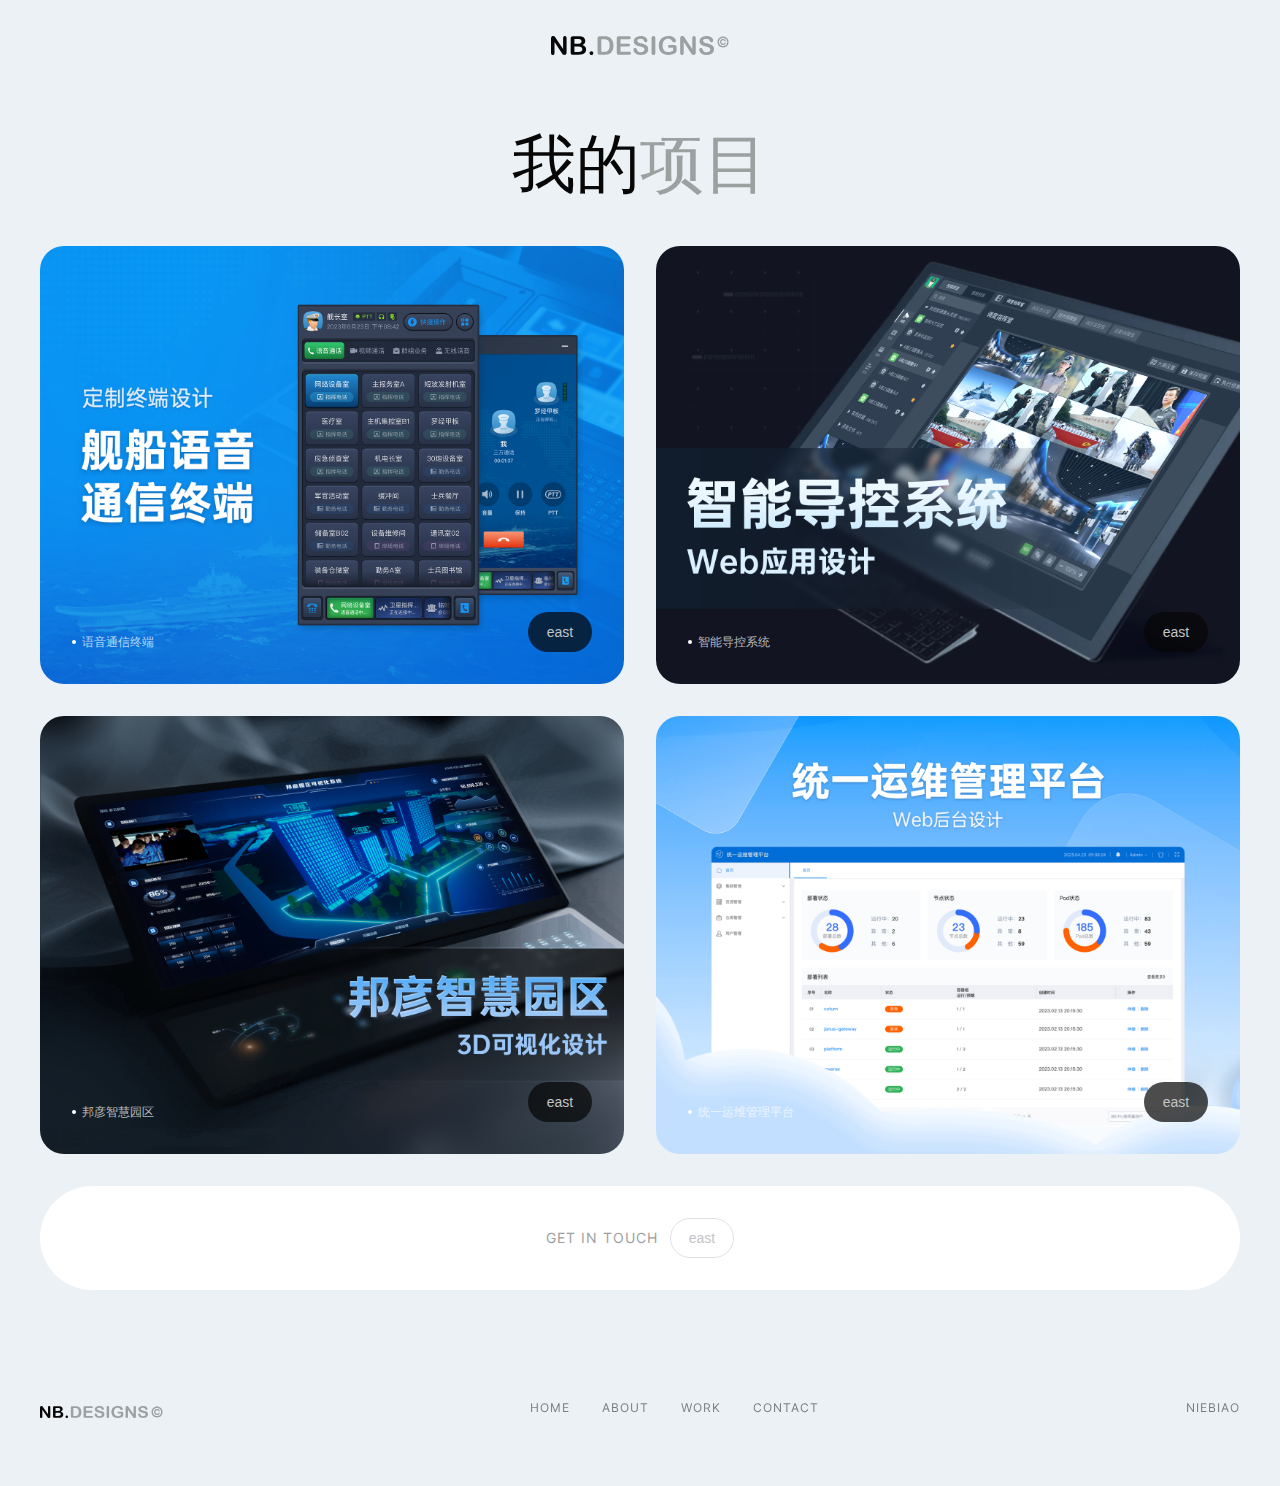
<file: projects.html>
<!DOCTYPE html>
<html data-wf-page="6526f09d3be13c204a126b71" data-wf-site="6526f09d3be13c204a126b74">
<head>
    <meta charset="utf-8">
    <title>NB.Designs - Projects</title>
    <meta content="个人站点" name="description">
    <!-- viewport用于控制网页在移动设备上的显示方式-->
    <meta content="width=device-width, initial-scale=1" name="viewport">

    <!-- 引入CSS样式表 -->
    <link href="static/css/niebiao.web.f3ca25b67.css" rel="stylesheet" type="text/css">

    <!-- 检测是否支持触控-->
    <script type="text/javascript">
        !function (o, c) {
            var n = c.documentElement, t = " w-mod-";
            n.className += t + "js", ("ontouchstart" in o || o.DocumentTouch && c instanceof DocumentTouch) && (n.className += t + "touch")
        }(window, document);
    </script>

    <!-- 指定网站的快捷方式图标 -->
    <link href="static/image/favicon.svg"
          rel="shortcut icon" type="image/x-icon">
    <!-- 指定网站的苹果设备主屏幕图标 -->
    <link href="static/image/webclip.svg"
          rel="apple-touch-icon">
</head>

<body>
<!-- 主内容区域 -->
<div class="page-wrapper">
    <!-- 顶部导航栏 -->
    <nav class="navigation">
        <!-- 指向首页 -->
        <a href="index.html" class="brand-link w-inline-block">
            <div class="brand-flex">
                <!-- logo图片 -->
                <img src="static/picture/653182418afc36d534684b62_logo.svg"
                     loading="lazy"
                     alt="Logo — 网站标识"
                     class="logo">
                <!-- 版权©️图标 -->
                <img
                    src="static/picture/65318290faf76efba37a0d2e_copyright.svg"
                    loading="lazy"
                    alt="Copyright Icon — 版权©️图标"
                    class="copyright">
            </div>
        </a>
    </nav>


    <main class="main-wrapper">
        <!-- 头部区域 -->
        <header class="projects-hero-section">
            <div class="padding-global">
                <div class="container-large">
                    <div class="padding-top padding-xhuge">
                        <!-- 主标题居中对齐 -->
                        <h1 class="heading-style-h1 text-align-center">
                            我的<span class="text-color-gray">项目</span>
                        </h1>
                    </div>
                </div>
            </div>
        </header>

        <section class="projects-content-section">
            <div class="padding-global">
                <div class="container-large">
                    <div class="padding-bottom padding-large">
                        <!-- 动态列表容器 -->
                        <div class="padding-top padding-large">
                            <div class="w-dyn-list">
                                <!-- 项目网格列表 -->
                                <div role="list" class="projects-grid w-dyn-items">
                                    <!-- 第1个项目卡片 -->
                                    <div role="listitem" class="w-dyn-item">
                                        <!-- 项目链接，跳转页面 -->
                                        <a  data-w-id="e3f97f04-9574-42cf-2a1b-e6a788058a3f"
                                            href="royal.html"
                                            class="project-link w-inline-block">
                                            <!-- 延迟加载的项目图片，根据设备宽度选择合适的图像大小 -->
                                            <img loading="lazy"
                                                 alt="语音通信终端"
                                                 src="static/picture/652a7ccab52b8f9549d809d2_a34f448f0abadb80f1e_3000-p-1080.webp"
                                                 sizes="(max-width: 767px) 92vw, (max-width: 991px) 44vw, (max-width: 1439px) 46vw, 624px"
                                                 srcset="static/picture/652a7ccab52b8f9549d809d2_a34f448f0abadb80f1e_3000-p-500.webp   500w,
                                                         static/picture/652a7ccab52b8f9549d809d2_a34f448f0abadb80f1e_3000-p-800.webp   800w,
                                                         static/picture/652a7ccab52b8f9549d809d2_a34f448f0abadb80f1e_3000-p-1080.webp 1080w,
                                                         static/picture/652a7ccab52b8f9549d809d2_a34f448f0abadb80f1e_3000-p-1600.webp 1600w"
                                                 class="project-image">

                                            <div class="w-layout-grid project-grid">
                                                <!-- 卡片底部内容区 -->
                                                <div id="w-node-e3f97f04-9574-42cf-2a1b-e6a788058a42-4a126b71" class="card-bottom-flex">
                                                    <!-- 子标题栏 -->
                                                    <div class="subtitle-flex">
                                                        <div class="dot white"></div>
                                                        <!-- 显示项目名 -->
                                                        <div class="text-size-tiny text-style-allcaps text-color-white-70">语音通信终端</div>
                                                    </div>

                                                    <div class="arrow-item project">
                                                        <div class="arrow-card">east</div>
                                                    </div>
                                                </div>
                                            </div>
                                        </a>
                                    </div>

                                    <!-- 第2个项目卡片 -->
                                    <div role="listitem" class="w-dyn-item">
                                        <!-- 项目链接，跳转页面 -->
                                        <a  data-w-id="e3f97f04-9574-42cf-2a1b-e6a788058a3f"
                                            href="crafty.html"
                                            class="project-link w-inline-block">
                                            <!-- 延迟加载的项目图片，根据设备宽度选择合适的图像大小 -->
                                            <img loading="lazy" alt="智能导控系统"
                                                 src="static/picture/652a82bd161daabd6bafa61a_c678b66073bf188bc8_3000-p-1080.webp"
                                                 sizes="(max-width: 767px) 92vw, (max-width: 991px) 44vw, (max-width: 1439px) 46vw, 624px"
                                                 srcset="static/picture/652a82bd161daabd6bafa61a_c678b66073bf188bc8_3000-p-500.webp 500w,
                                                         static/picture/652a82bd161daabd6bafa61a_c678b66073bf188bc8_3000-p-800.webp 800w,
                                                         static/picture/652a82bd161daabd6bafa61a_c678b66073bf188bc8_3000-p-1080.webp 1080w,
                                                         static/picture/652a82bd161daabd6bafa61a_c678b66073bf188bc8_3000-p-1600.webp 1600w"
                                                 class="project-image">

                                        <div class="w-layout-grid project-grid">
                                            <!-- 卡片底部内容区 -->
                                            <div id="w-node-e3f97f04-9574-42cf-2a1b-e6a788058a42-4a126b71" class="card-bottom-flex">
                                                <!-- 子标题栏 -->
                                                <div class="subtitle-flex">
                                                    <div class="dot white"></div>
                                                    <!-- 显示项目名 -->
                                                    <div class="text-size-tiny text-style-allcaps text-color-white-70">智能导控系统</div>
                                                </div>
                                                <div class="arrow-item project">
                                                    <div class="arrow-card">east</div>
                                                </div>
                                            </div>
                                        </div>
                                    </a></div>

                                    <!-- 第3个项目卡片 -->
                                    <div role="listitem" class="w-dyn-item">
                                        <!-- 项目链接，跳转页面 -->
                                        <a  data-w-id="e3f97f04-9574-42cf-2a1b-e6a788058a3f"
                                            href="blank.html"
                                            class="project-link w-inline-block">
                                            <!-- 延迟加载的项目图片，根据设备宽度选择合适的图像大小 -->
                                            <img loading="lazy" alt="邦彦智慧园区"
                                                 src="static/picture/652a86ac29f6f7d9d2c10862_5bcdba43_Frame-49-p-1080.webp"
                                                 sizes="(max-width: 767px) 92vw, (max-width: 991px) 44vw, (max-width: 1439px) 46vw, 624px"
                                                 srcset="static/picture/652a86ac29f6f7d9d2c10862_5bcdba43_Frame-49-p-500.webp 500w,
                                                         static/picture/652a86ac29f6f7d9d2c10862_5bcdba43_Frame-49-p-800.webp 800w,
                                                         static/picture/652a86ac29f6f7d9d2c10862_5bcdba43_Frame-49-p-1080.webp 1080w,
                                                         static/picture/652a86ac29f6f7d9d2c10862_5bcdba43_Frame-49-p-1600.webp 1600w"
                                                 class="project-image">

                                            <div class="w-layout-grid project-grid">
                                                <!-- 卡片底部内容区 -->
                                                <div id="w-node-e3f97f04-9574-42cf-2a1b-e6a788058a42-4a126b71" class="card-bottom-flex">
                                                    <!-- 子标题栏 -->
                                                    <div class="subtitle-flex">
                                                        <div class="dot white"></div>
                                                        <!-- 显示项目名 -->
                                                        <div class="text-size-tiny text-style-allcaps text-color-white-70">邦彦智慧园区</div>
                                                    </div>
                                                    <div class="arrow-item project">
                                                        <div class="arrow-card">east</div>
                                                    </div>
                                                </div>
                                            </div>
                                        </a>
                                    </div>

                                    <!-- 第4个项目卡片 -->
                                    <div role="listitem" class="w-dyn-item">
                                        <!-- 项目链接，跳转页面 -->
                                        <a  data-w-id="e3f97f04-9574-42cf-2a1b-e6a788058a3f"
                                            href="vision.html"
                                            class="project-link w-inline-block">
                                            <!-- 延迟加载的项目图片，根据设备宽度选择合适的图像大小 -->
                                            <img loading="lazy"
                                                 alt="统一运维管理平台"
                                                 src="static/picture/652a7c68b62af154c40b88a4_ls-mockup-22-p-1080.webp"
                                                 sizes="(max-width: 767px) 92vw, (max-width: 991px) 44vw, (max-width: 1439px) 46vw, 624px"
                                                 srcset="static/picture/652a7c68b62af154c40b88a4_ls-mockup-22-p-500.webp 500w,
                                                         static/picture/652a7c68b62af154c40b88a4_ls-mockup-22-p-800.webp 800w,
                                                         static/picture/652a7c68b62af154c40b88a4_ls-mockup-22-p-1080.webp 1080w,
                                                         static/picture/652a7c68b62af154c40b88a4_ls-mockup-22-p-1600.webp 1600w"
                                                 class="project-image">

                                            <div class="w-layout-grid project-grid">
                                                <!-- 卡片底部内容区 -->
                                                <div id="w-node-e3f97f04-9574-42cf-2a1b-e6a788058a42-4a126b71" class="card-bottom-flex">
                                                    <!-- 子标题栏 -->
                                                    <div class="subtitle-flex">
                                                        <div class="dot white"></div>
                                                        <!-- 显示项目名 -->
                                                        <div class="text-size-tiny text-style-allcaps text-color-white-70">统一运维管理平台</div>
                                                    </div>
                                                    <div class="arrow-item project">
                                                        <div class="arrow-card">east</div>
                                                    </div>
                                                </div>
                                            </div>
                                        </a>
                                    </div>
                                </div>
                            </div>
                        </div>

                        <!-- 联系 -->
                        <div class="margin-top margin-medium">
                            <a data-w-id="109d5082-74d7-2c14-f862-4b4641a2e3b7"
                               href="contact.html"
                               class="main-button w-inline-block">
                                <div class="button-flex">
                                    <div class="button-text">get in touch</div>
                                    <div class="arrow-item">
                                        <div class="arrow-card">east</div>
                                        <div style="-webkit-transform:translate3d(0, 0, 0) scale3d(0, 0, 1) rotateX(0) rotateY(0) rotateZ(0) skew(0, 0);-moz-transform:translate3d(0, 0, 0) scale3d(0, 0, 1) rotateX(0) rotateY(0) rotateZ(0) skew(0, 0);-ms-transform:translate3d(0, 0, 0) scale3d(0, 0, 1) rotateX(0) rotateY(0) rotateZ(0) skew(0, 0);transform:translate3d(0, 0, 0) scale3d(0, 0, 1) rotateX(0) rotateY(0) rotateZ(0) skew(0, 0)"
                                             class="arrow-bg">
                                        </div>
                                    </div>
                                </div>
                            </a>
                        </div>
                    </div>
                </div>
            </div>
        </section>
    </main>


    <footer>
        <div class="padding-global">
            <div class="container-large">
                <div class="footer-padding">
                    <div class="w-layout-grid footer-grid">
                        <!-- 品牌链接，点击返回首页 -->
                        <a href="index.html" class="brand-link w-inline-block">
                            <div class="brand-flex">
                                <!-- Logo图片 -->
                                <img src="static/picture/653182418afc36d534684b62_logo.svg" loading="lazy" alt="Logo — 网站标识" class="logo-mini">
                                <!-- 版权图标 -->
                                <img src="static/picture/65318290faf76efba37a0d2e_copyright.svg" loading="lazy" alt="Copyright Icon — 版权图标" class="copyright">
                            </div>
                        </a>

                        <!-- 页脚导航 -->
                        <div id="w-node-_57ca9c2b-67a5-16e0-a501-45b1c8a16166-c8a1615d" class="w-layout-hflex footer-flex">
                            <!-- 首页链接 -->
                            <a data-w-id="57ca9c2b-67a5-16e0-a501-45b1c8a16167" href="index.html" class="footer-nav-link w-inline-block">
                                <div class="footer-nav-text">home</div>
                                <div class="dot black"></div>
                            </a>

                            <!-- 关于页面 -->
                            <a data-w-id="57ca9c2b-67a5-16e0-a501-45b1c8a1616b" href="about.html" class="footer-nav-link w-inline-block">
                                <div class="footer-nav-text">about</div>
                                <div class="dot black"></div>
                            </a>

                            <!-- 项目页面（当前页面） -->
                            <a data-w-id="57ca9c2b-67a5-16e0-a501-45b1c8a1616f" href="" aria-current="page" class="footer-nav-link w-inline-block w--current">
                                <div class="footer-nav-text">work</div>
                                <div class="dot black"></div>
                            </a>

                            <!-- 服务页面 -->
<!--                            <a data-w-id="57ca9c2b-67a5-16e0-a501-45b1c8a16173" href="untitled.html" class="footer-nav-link w-inline-block">-->
<!--                                <div class="footer-nav-text">service</div>-->
<!--                                <div class="dot black"></div>-->
<!--                            </a>-->

                            <!-- 联系页面 -->
                            <a data-w-id="57ca9c2b-67a5-16e0-a501-45b1c8a16177" href="contact.html" class="footer-nav-link w-inline-block">
                                <div class="footer-nav-text">contact</div>
                                <div class="dot black"></div>
                            </a>
                        </div>

                        <!-- 外链未设置 -->
                        <a data-w-id="57ca9c2b-67a5-16e0-a501-45b1c8a1617b"
                           href=""
                           target="_blank"
                           class="footer-nav-link w-inline-block"
                        >
                            <div class="footer-nav-text">NieBiao</div>
                            <div class="dot black"></div>
                        </a>
                    </div>
                </div>
            </div>
        </div>
    </footer>

</div>
<script src="static/js/jquery-3.5.1.min.dc5e7f18c8.js" type="text/javascript"
        integrity="sha256-9/aliU8dGd2tb6OSsuzixeV4y/faTqgFtohetphbbj0=" crossorigin="anonymous"></script>

<script src="static/js/webflow.b99ccbe45.js" type="text/javascript"></script>
</body>
</html>
</file>
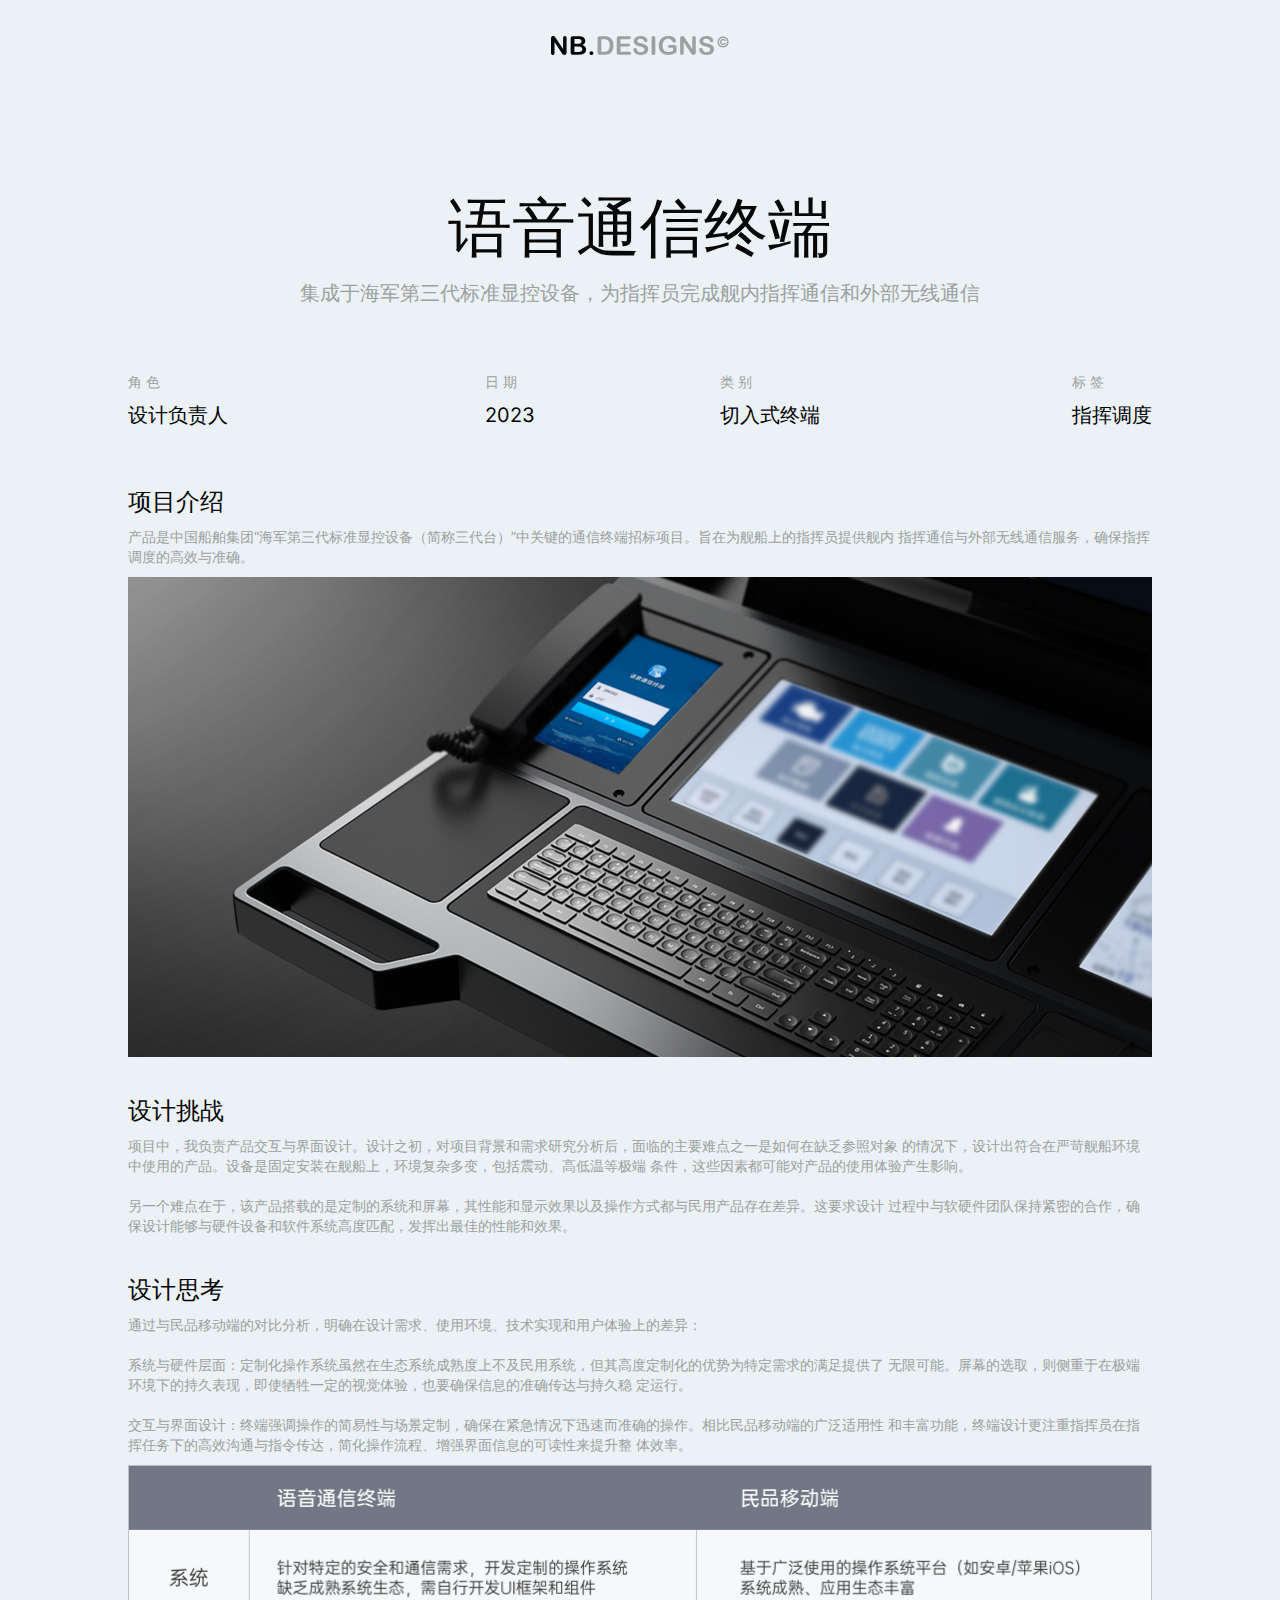
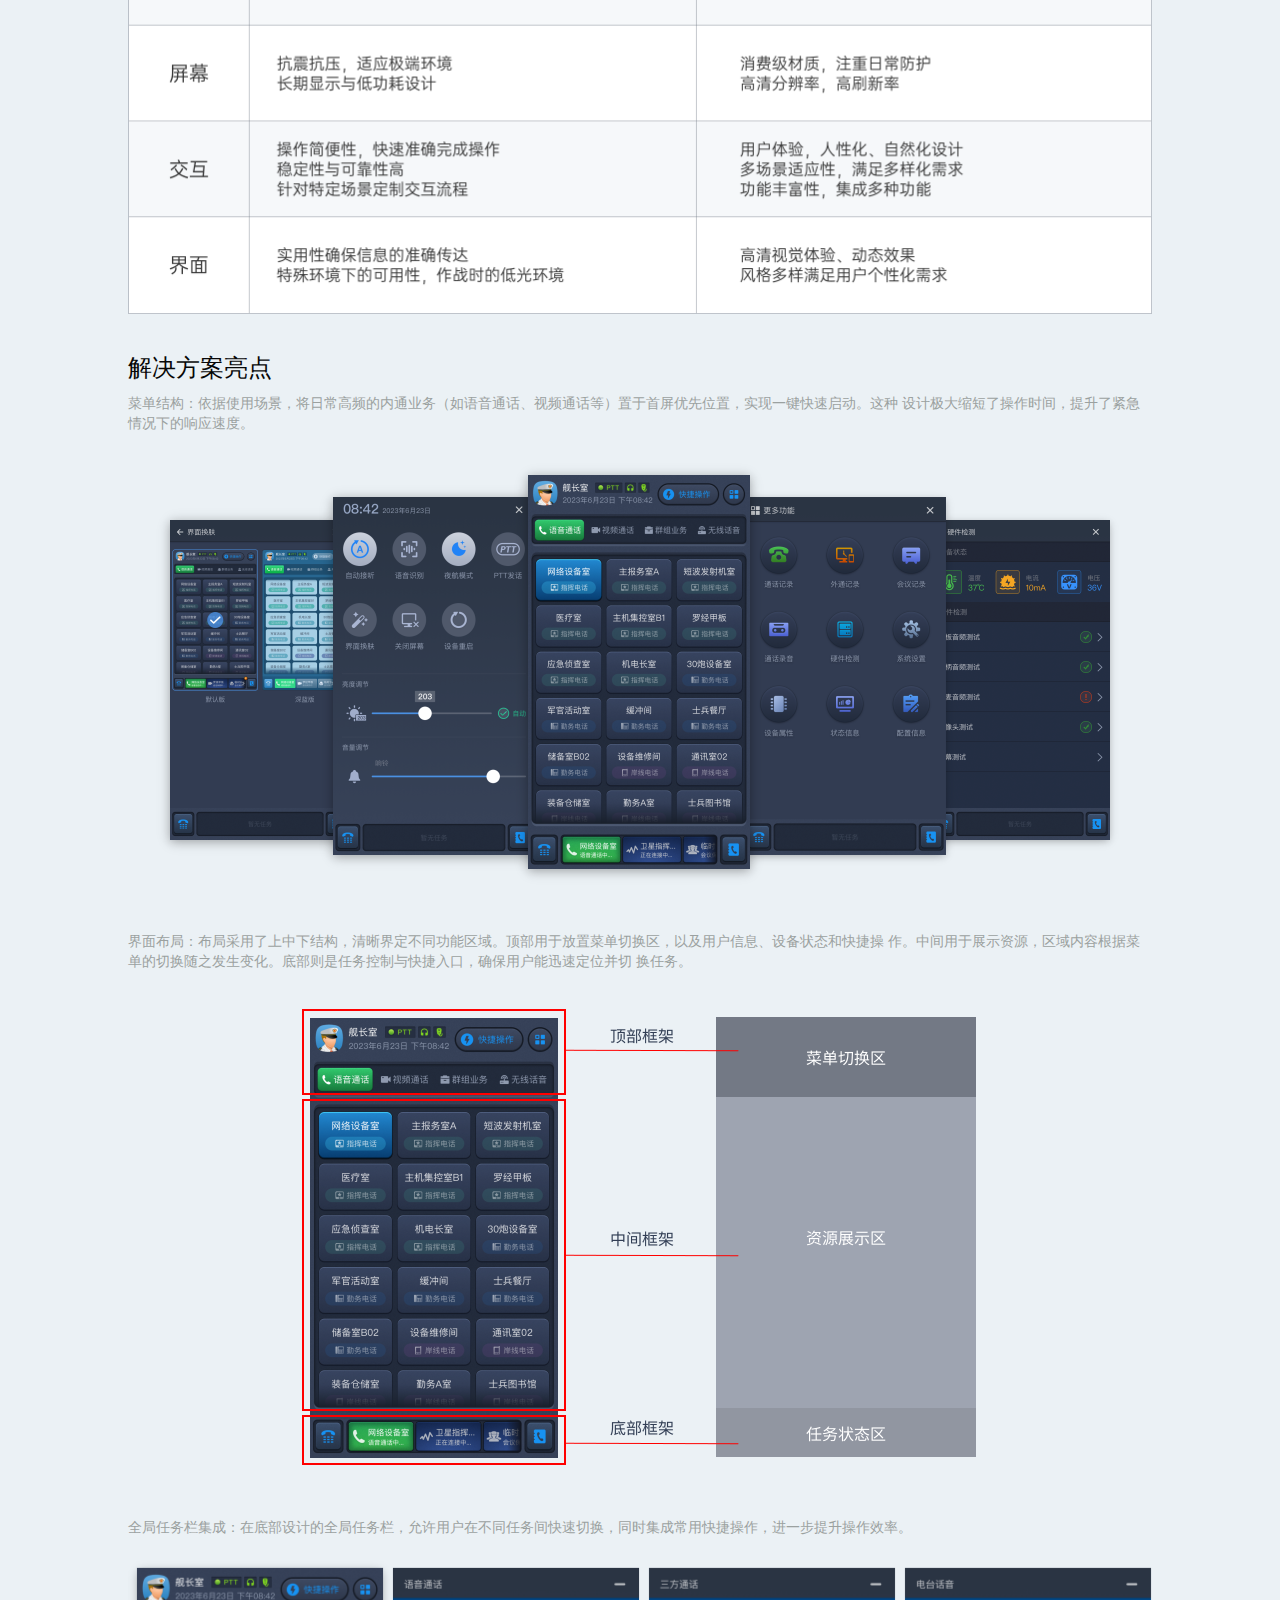
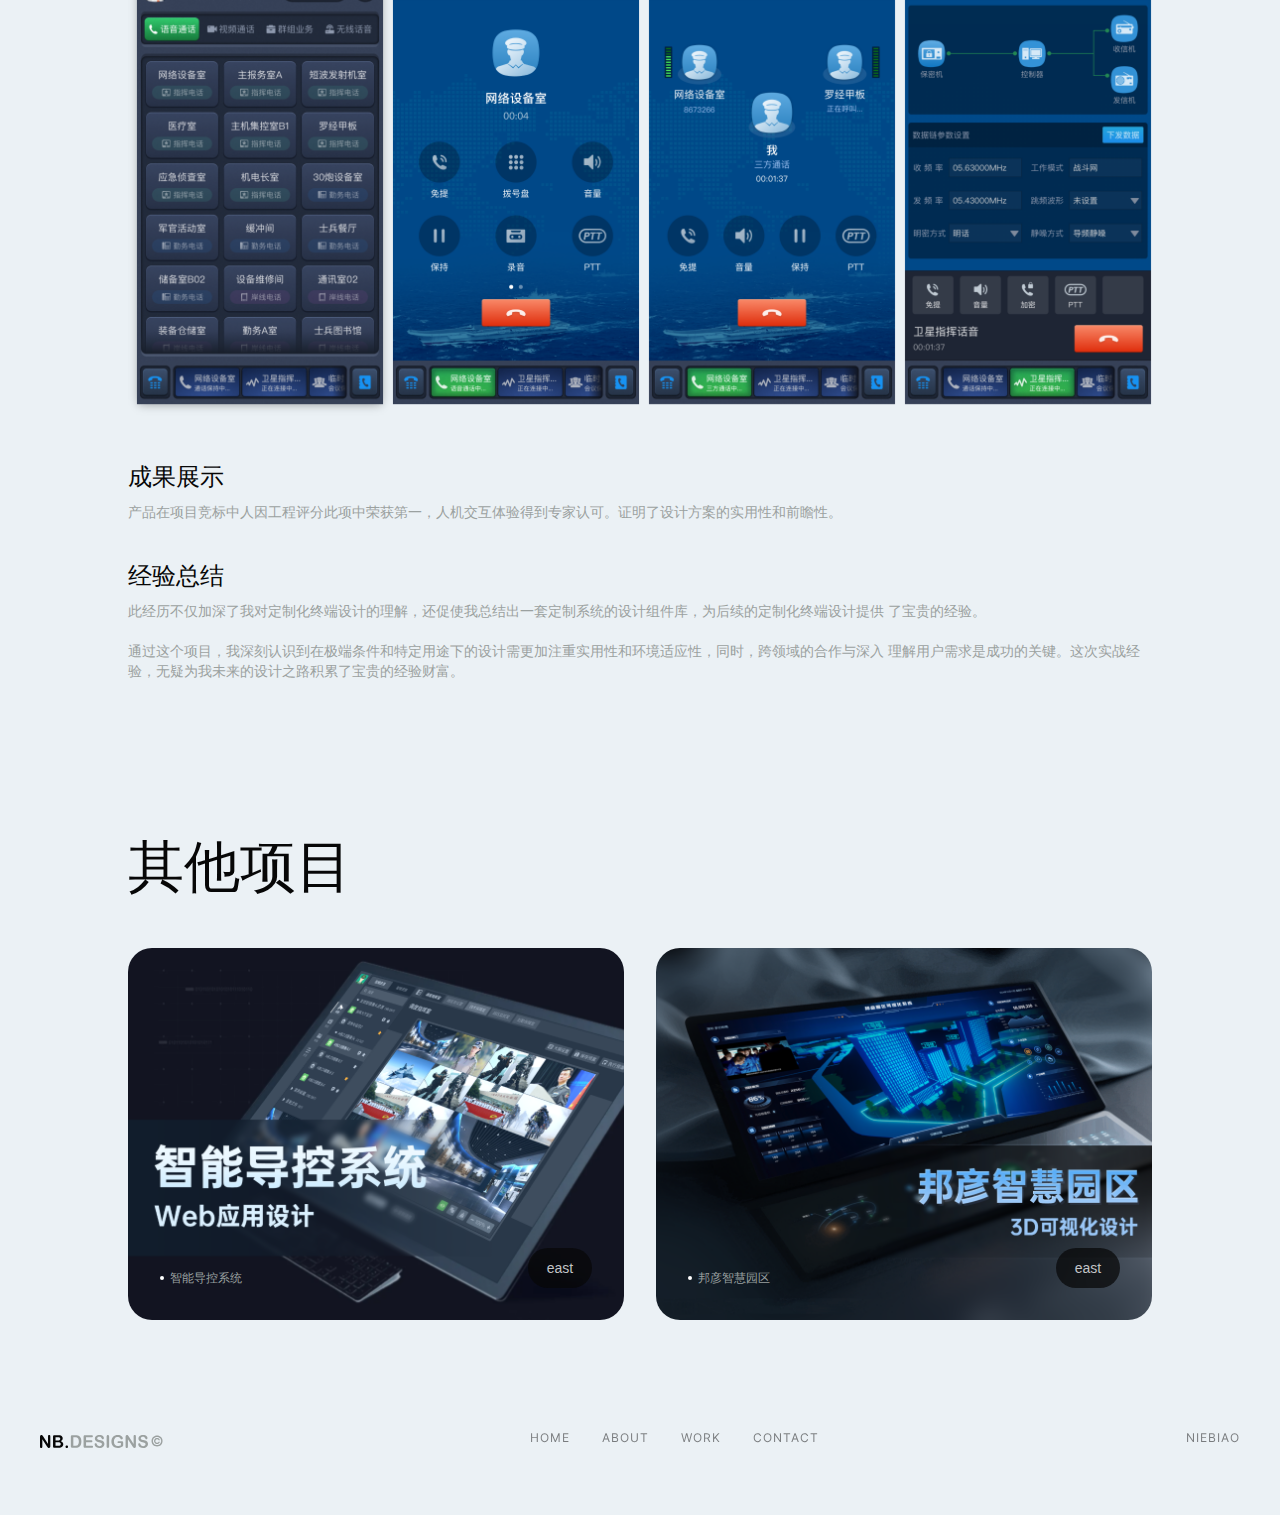
<file: royal.html>
<!DOCTYPE html>
<html data-wf-page="6526f09d3be13c204a126b6c" data-wf-site="6526f09d3be13c204a126b74">
<head>
    <meta charset="utf-8">
    <title>NB.Designs - 项目详情</title>
    <meta content="个人站点" name="description">
    <!-- viewport用于控制网页在移动设备上的显示方式-->
    <meta content="width=device-width, initial-scale=1" name="viewport">

    <!-- 引入CSS样式表 -->
    <link href="static/css/niebiao.web.f3ca25b67.css" rel="stylesheet" type="text/css">

    <!-- 检测是否支持触控-->
    <script type="text/javascript">
        !function (o, c) {
            var n = c.documentElement, t = " w-mod-";
            n.className += t + "js", ("ontouchstart" in o || o.DocumentTouch && c instanceof DocumentTouch) && (n.className += t + "touch")
        }(window, document);
    </script>

    <!-- 指定网站的快捷方式图标 -->
    <link href="static/image/favicon.svg"
          rel="shortcut icon" type="image/x-icon">
    <!-- 指定网站的苹果设备主屏幕图标 -->
    <link href="static/image/webclip.svg"
          rel="apple-touch-icon">
</head>

<body>
<div class="page-wrapper">
    <!-- 顶部导航栏 -->
    <nav class="navigation">
        <!-- 指向首页 -->
        <a href="index.html" class="brand-link w-inline-block">
            <div class="brand-flex">
                <!-- logo图片 -->
                <img src="static/picture/653182418afc36d534684b62_logo.svg"
                     loading="lazy"
                     alt="Logo — 网站标识"
                     class="logo">
                <!-- 版权©️图标 -->
                <img
                    src="static/picture/65318290faf76efba37a0d2e_copyright.svg"
                    loading="lazy"
                    alt="Copyright Icon — 版权©️图标"
                    class="copyright">
            </div>
        </a>
    </nav>

    <main class="main-wrapper">
        <header class="project-hero-section">
            <!-- 头部区域 -->
            <div class="padding-global">
                <div class="container-medium">
                    <div class="padding-top padding-xxhuge">
                        <h1 class="heading-style-h1 text-align-center">语音通信终端</h1>
                        <!-- 页面标题，居中对齐 -->
                        <div class="margin-top margin-small">
                            <div class="text-size-medium text-align-center text-color-gray">集成于海军第三代标准显控设备，为指挥员完成舰内指挥通信和外部无线通信</div>
                            <!-- 文本介绍，字号中等，灰色，居中对齐 -->
                        </div>

                        <div class="margin-top margin-xlarge">
                            <div class="w-layout-grid project-details-component-grid">

                                <!-- 项目服务信息 -->
                                <div id="w-node-_570eb42d-2013-8c4f-5b28-2adfa6e3b596-4a126b6c" class="project-details-content">
                                    <div class="text-size-small text-style-allcaps text-color-gray">角 色</div>
                                    <div class="text-size-medium text-color-black">设计负责人</div>
                                </div>

                                <!-- 项目类别信息 -->
                                <div id="w-node-_570eb42d-2013-8c4f-5b28-2adfa6e3b591-4a126b6c" class="project-details-content">
                                    <div class="text-size-small text-style-allcaps text-color-gray">日 期</div>
                                    <div class="text-size-medium text-color-black">2023</div>
                                </div>

                                <!-- 项目年份信息 -->
                                <div id="w-node-_570eb42d-2013-8c4f-5b28-2adfa6e3b59b-4a126b6c" class="project-details-content">
                                    <div class="text-size-small text-style-allcaps text-color-gray">类 别</div>
                                    <div class="text-size-medium text-color-black">切入式终端</div>
                                </div>

                                <!-- 项目网站链接 -->
                                <div id="w-node-_570eb42d-2013-8c4f-5b28-2adfa6e3b5a0-4a126b6c" class="project-details-content">
                                    <div class="text-size-small text-style-allcaps text-color-gray">标 签</div>
<!--                                    <a href="" target="_blank" class="client-website-link w-inline-block">-->
                                        <div class="text-size-medium text-color-black">指挥调度</div>
<!--                                        <div class="website-arrow">open_in_new</div> </a>-->
                                </div>
                            </div>
                        </div>

                    </div>
                </div>
            </div>
        </header>

        <!-- 项目主体内容区段 -->
        <section class="project-body-section">
            <div class="padding-global">
                <div class="container-medium">
                    <div class="padding-section-small">
                        <div class="text-rich-text w-richtext">
                            <!-- 标题：概述 -->
                            <h5>项目介绍</h5>
                            <!-- 间隔占位 <p>‍</p>-->
                            <!-- 文本内容 -->
                            <p>产品是中国船舶集团“海军第三代标准显控设备（简称三代台）”中关键的通信终端招标项目。旨在为舰船上的指挥员提供舰内
                                指挥通信与外部无线通信服务，确保指挥调度的高效与准确。</p>
                            <!-- 内容图片 -->
                            <figure style="max-width:2000px"
                                    class="w-richtext-align-fullwidth w-richtext-figure-type-image">
                                <div><img src="static/picture/project1_intro_image1_3000-p-1080.webp"
                                          loading="lazy" alt=""></div>
                            </figure>

                            <p>‍</p>

                            <h5>设计挑战</h5>
                            <p>项目中，我负责产品交互与界面设计。设计之初，对项目背景和需求研究分析后，面临的主要难点之一是如何在缺乏参照对象
                                的情况下，设计出符合在严苛舰船环境中使用的产品。设备是固定安装在舰船上，环境复杂多变，包括震动、高低温等极端
                                条件，这些因素都可能对产品的使用体验产生影响。
                                <br><br>
                                另一个难点在于，该产品搭载的是定制的系统和屏幕，其性能和显示效果以及操作方式都与民用产品存在差异。这要求设计
                                过程中与软硬件团队保持紧密的合作，确保设计能够与硬件设备和软件系统高度匹配，发挥出最佳的性能和效果。
                            </p>

                            <p>‍</p>

                            <h5>设计思考</h5>
                            <p>通过与民品移动端的对比分析，明确在设计需求、使用环境、技术实现和用户体验上的差异：
                                <br><br>
                                系统与硬件层面：定制化操作系统虽然在生态系统成熟度上不及民用系统，但其高度定制化的优势为特定需求的满足提供了
                                无限可能。屏幕的选取，则侧重于在极端环境下的持久表现，即使牺牲一定的视觉体验，也要确保信息的准确传达与持久稳
                                定运行。
                                <br><br>
                                交互与界面设计：终端强调操作的简易性与场景定制，确保在紧急情况下迅速而准确的操作。相比民品移动端的广泛适用性
                                和丰富功能，终端设计更注重指挥员在指挥任务下的高效沟通与指令传达，简化操作流程、增强界面信息的可读性来提升整
                                体效率。
                            </p>

                            <!-- 内容图片 -->
                            <figure style="max-width:2000px"
                                    class="w-richtext-align-fullwidth w-richtext-figure-type-image">
                                <div><img src="static/picture/project1_intro_image2_3000-p-1080.webp"
                                          loading="lazy" alt=""></div>
                            </figure>

                            <p>‍</p>

                            <h5>解决方案亮点</h5>
                            <p>菜单结构：依据使用场景，将日常高频的内通业务（如语音通话、视频通话等）置于首屏优先位置，实现一键快速启动。这种
                                设计极大缩短了操作时间，提升了紧急情况下的响应速度。
                            </p>
                            <!-- 内容图片 -->
                            <figure style="max-width:2000px"
                                    class="w-richtext-align-fullwidth w-richtext-figure-type-image">
                                <div><img src="static/picture/project1_intro_image3_3000-p-1080.webp"
                                          loading="lazy" alt=""></div>
                            </figure>

                            <p>‍</p>

                            <p>界面布局：布局采用了上中下结构，清晰界定不同功能区域。顶部用于放置菜单切换区，以及用户信息、设备状态和快捷操
                                作。中间用于展示资源，区域内容根据菜单的切换随之发生变化。底部则是任务控制与快捷入口，确保用户能迅速定位并切
                                换任务。
                            </p>
                            <!-- 内容图片 -->
                            <figure style="max-width:2000px"
                                    class="w-richtext-align-fullwidth w-richtext-figure-type-image">
                                <div><img src="static/picture/project1_intro_image4_3000-p-1080.webp"
                                          loading="lazy" alt=""></div>
                            </figure>

                            <p>‍</p>

                            <p>全局任务栏集成：在底部设计的全局任务栏，允许用户在不同任务间快速切换，同时集成常用快捷操作，进一步提升操作效率。
                            </p>
                            <!-- 内容图片 -->
                            <figure style="max-width:2000px"
                                    class="w-richtext-align-fullwidth w-richtext-figure-type-image">
                                <div><img src="static/picture/project1_intro_image5_3000-p-1080.webp"
                                          loading="lazy" alt=""></div>
                            </figure>

                            <p>‍</p>

                            <h5>成果展示</h5>
                            <p>产品在项目竞标中人因工程评分此项中荣获第一，人机交互体验得到专家认可。证明了设计方案的实用性和前瞻性。</p>
                            <p>‍</p>

                            <h5>经验总结</h5>
                            <p>此经历不仅加深了我对定制化终端设计的理解，还促使我总结出一套定制系统的设计组件库，为后续的定制化终端设计提供
                                了宝贵的经验。
                                <br><br>
                                通过这个项目，我深刻认识到在极端条件和特定用途下的设计需更加注重实用性和环境适应性，同时，跨领域的合作与深入
                                理解用户需求是成功的关键。这次实战经验，无疑为我未来的设计之路积累了宝贵的经验财富。
                            </p>
                            <p>‍</p>
                        </div>
                    </div>
                </div>
            </div>
        </section>

        <!-- 其他项目展示区 -->
        <section class="other-projects-section">
            <div class="padding-global">
                <div class="container-medium">
                    <div class="padding-bottom padding-large">
                        <div class="margin-top margin-xlarge">
                            <!-- “其他项目”标题 -->
                            <h2 class="heading-style-h2">其他项目</h2>
                        </div>
                        <div class="margin-top margin-large">
                            <div class="w-dyn-list">
                                <div role="list" class="other-projects-grid w-dyn-items">
                                    <!-- 其他项目1 -->
                                    <div role="listitem" class="w-dyn-item">
                                        <!-- 项目链接 -->
                                        <a  data-w-id="d42a2517-83a1-b640-411b-a88940f5131c" href="crafty.html"
                                            class="project-link w-inline-block">
                                            <!-- 项目图片 -->
                                            <img loading="lazy" alt="Crafty"
                                                 src="static/picture/652a82bd161daabd6bafa61a_c678b66073bf188bc8_3000-p-800.webp"
                                                 sizes="(max-width: 479px) 92vw, (max-width: 767px) 95vw, (max-width: 1279px) 44vw, 496px"
                                                 srcset="static/picture/652a82bd161daabd6bafa61a_c678b66073bf188bc8_3000-p-500.webp   500w,
                                                         static/picture/652a82bd161daabd6bafa61a_c678b66073bf188bc8_3000-p-800.webp   800w,
                                                         static/picture/652a82bd161daabd6bafa61a_c678b66073bf188bc8_3000-p-1080.webp 1080w,
                                                         static/picture/652a82bd161daabd6bafa61a_c678b66073bf188bc8_3000-p-1600.webp 1600w"
                                                 class="project-image">

                                            <div class="w-layout-grid project-grid">
                                                <div id="w-node-d42a2517-83a1-b640-411b-a88940f5131f-4a126b6c"
                                                     class="card-bottom-flex">
                                                    <div class="subtitle-flex">
                                                        <div class="dot white"></div>
                                                        <!-- 项目名 -->
                                                        <div class="text-size-tiny text-style-allcaps">智能导控系统</div>
                                                    </div>
                                                    <div class="arrow-item project">
                                                        <div class="arrow-card">east</div>
                                                    </div>
                                                </div>
                                            </div>
                                        </a>
                                    </div>
                                    <!-- 其他项目2 -->
                                    <div role="listitem" class="w-dyn-item">
                                        <!-- 项目链接 -->
                                        <a  data-w-id="d42a2517-83a1-b640-411b-a88940f5131c" href="blank.html"
                                            class="project-link w-inline-block">
                                            <!-- 项目图片 -->
                                            <img loading="lazy" alt="Blank"
                                                 src="static/picture/652a86ac29f6f7d9d2c10862_5bcdba43_Frame-49-p-800.webp"
                                                 sizes="(max-width: 479px) 92vw, (max-width: 767px) 95vw, (max-width: 1279px) 44vw, 496px"
                                                 srcset="static/picture/652a86ac29f6f7d9d2c10862_5bcdba43_Frame-49-p-500.webp 500w,
                                                         static/picture/652a86ac29f6f7d9d2c10862_5bcdba43_Frame-49-p-800.webp 800w,
                                                         static/picture/652a86ac29f6f7d9d2c10862_5bcdba43_Frame-49-p-1080.webp 1080w,
                                                         static/picture/652a86ac29f6f7d9d2c10862_5bcdba43_Frame-49-p-1600.webp 1600w"
                                                 class="project-image">

                                            <div class="w-layout-grid project-grid">
                                                <div id="w-node-d42a2517-83a1-b640-411b-a88940f5131f-4a126b6c"
                                                     class="card-bottom-flex">
                                                    <div class="subtitle-flex">
                                                        <div class="dot white"></div>
                                                        <!-- 项目名 -->
                                                        <div class="text-size-tiny text-style-allcaps">邦彦智慧园区</div>
                                                    </div>
                                                    <div class="arrow-item project">
                                                        <div class="arrow-card">east</div>
                                                    </div>
                                                </div>
                                            </div>
                                        </a>
                                    </div>
                                </div>
                            </div>
                        </div>
                    </div>
                </div>
            </div>
        </section>
    </main>


    <footer>
        <div class="padding-global">
            <div class="container-large">
                <div class="footer-padding">
                    <div class="w-layout-grid footer-grid">
                        <!-- 品牌链接，点击返回首页 -->
                        <a href="index.html" class="brand-link w-inline-block">
                            <div class="brand-flex">
                                <!-- Logo图片 -->
                                <img src="static/picture/653182418afc36d534684b62_logo.svg" loading="lazy" alt="Logo — 网站标识" class="logo-mini">
                                <!-- 版权图标 -->
                                <img src="static/picture/65318290faf76efba37a0d2e_copyright.svg" loading="lazy" alt="Copyright Icon — 版权图标" class="copyright">
                            </div>
                        </a>

                        <!-- 页脚导航 -->
                        <div id="w-node-_57ca9c2b-67a5-16e0-a501-45b1c8a16166-c8a1615d" class="w-layout-hflex footer-flex">
                            <!-- 首页链接 -->
                            <a data-w-id="57ca9c2b-67a5-16e0-a501-45b1c8a16167" href="index.html" class="footer-nav-link w-inline-block">
                                <div class="footer-nav-text">home</div>
                                <div class="dot black"></div>
                            </a>

                            <!-- 关于页面 -->
                            <a data-w-id="57ca9c2b-67a5-16e0-a501-45b1c8a1616b" href="about.html" class="footer-nav-link w-inline-block">
                                <div class="footer-nav-text">about</div>
                                <div class="dot black"></div>
                            </a>

                            <!-- 项目页面 -->
                            <a data-w-id="57ca9c2b-67a5-16e0-a501-45b1c8a1616f" href="projects.html" class="footer-nav-link w-inline-block">
                                <div class="footer-nav-text">work</div>
                                <div class="dot black"></div>
                            </a>

                            <!-- 服务页面 -->
<!--                            <a data-w-id="57ca9c2b-67a5-16e0-a501-45b1c8a16173" href="untitled.html" class="footer-nav-link w-inline-block">-->
<!--                                <div class="footer-nav-text">service</div>-->
<!--                                <div class="dot black"></div>-->
<!--                            </a>-->

                            <!-- 联系页面 -->
                            <a data-w-id="57ca9c2b-67a5-16e0-a501-45b1c8a16177" href="contact.html" class="footer-nav-link w-inline-block">
                                <div class="footer-nav-text">contact</div>
                                <div class="dot black"></div>
                            </a>
                        </div>

                        <!-- 外链未设置 -->
                        <a data-w-id="57ca9c2b-67a5-16e0-a501-45b1c8a1617b" href="" target="_blank" class="footer-nav-link w-inline-block">
                            <div class="footer-nav-text">NieBiao</div>
                            <div class="dot black"></div>
                        </a>
                    </div>
                </div>
            </div>
        </div>
    </footer>

    <button id="back-to-top-btn" class="el-backtop hidden">↑</button>
</div>
<script src="static/js/jquery-3.5.1.min.dc5e7f18c8.js" type="text/javascript"
        integrity="sha256-9/aliU8dGd2tb6OSsuzixeV4y/faTqgFtohetphbbj0=" crossorigin="anonymous"></script>
<script src="static/js/webflow.b99ccbe45.js" type="text/javascript"></script>
<script src="static/js/back-to-top.js" type="text/javascript"></script>
</body>
</html>
</file>
<file: static/css/niebiao.web.f3ca25b67.css>
html {
  -ms-text-size-adjust: 100%;
  -webkit-text-size-adjust: 100%;
  font-family: sans-serif;
}

body {
  margin: 0;
}

article, aside, details, figcaption, figure, footer, header, hgroup, main, menu, nav, section, summary {
  display: block;
}

audio, canvas, progress, video {
  vertical-align: baseline;
  display: inline-block;
}

audio:not([controls]) {
  height: 0;
  display: none;
}

[hidden], template {
  display: none;
}

a {
  background-color: rgba(0, 0, 0, 0);
}

a:active, a:hover {
  outline: 0;
}

abbr[title] {
  border-bottom: 1px dotted;
}

b, strong {
  font-weight: bold;
}

dfn {
  font-style: italic;
}

h1 {
  margin: .67em 0;
  font-size: 2em;
}

mark {
  color: #000;
  background: #ff0;
}

small {
  font-size: 80%;
}

sub, sup {
  vertical-align: baseline;
  font-size: 75%;
  line-height: 0;
  position: relative;
}

sup {
  top: -.5em;
}

sub {
  bottom: -.25em;
}

img {
  border: 0;
}

svg:not(:root) {
  overflow: hidden;
}

figure {
  margin: 1em 40px;
}

hr {
  box-sizing: content-box;
  height: 0;
}

pre {
  overflow: auto;
}

code, kbd, pre, samp {
  font-family: monospace;
  font-size: 1em;
}

button, input, optgroup, select, textarea {
  color: inherit;
  font: inherit;
  margin: 0;
}

button {
  overflow: visible;
}

button, select {
  text-transform: none;
}

button, html input[type="button"], input[type="reset"] {
  -webkit-appearance: button;
  cursor: pointer;
}

button[disabled], html input[disabled] {
  cursor: default;
}

button::-moz-focus-inner, input::-moz-focus-inner {
  border: 0;
  padding: 0;
}

input {
  line-height: normal;
}

input[type="checkbox"], input[type="radio"] {
  box-sizing: border-box;
  padding: 0;
}

input[type="number"]::-webkit-inner-spin-button, input[type="number"]::-webkit-outer-spin-button {
  height: auto;
}

input[type="search"] {
  -webkit-appearance: none;
}

input[type="search"]::-webkit-search-cancel-button, input[type="search"]::-webkit-search-decoration {
  -webkit-appearance: none;
}

fieldset {
  border: 1px solid silver;
  margin: 0 2px;
  padding: .35em .625em .75em;
}

legend {
  border: 0;
  padding: 0;
}

textarea {
  overflow: auto;
}

optgroup {
  font-weight: bold;
}

table {
  border-collapse: collapse;
  border-spacing: 0;
}

td, th {
  padding: 0;
}

@font-face {
  font-family: webflow-icons;
  src: url("[data-uri]") format("truetype");
  font-weight: normal;
  font-style: normal;
}

[class^="w-icon-"], [class*=" w-icon-"] {
  speak: none;
  font-variant: normal;
  text-transform: none;
  -webkit-font-smoothing: antialiased;
  -moz-osx-font-smoothing: grayscale;
  font-style: normal;
  font-weight: normal;
  line-height: 1;
  font-family: webflow-icons !important;
}

.w-icon-slider-right:before {
  content: "";
}

.w-icon-slider-left:before {
  content: "";
}

.w-icon-nav-menu:before {
  content: "";
}

.w-icon-arrow-down:before, .w-icon-dropdown-toggle:before {
  content: "";
}

.w-icon-file-upload-remove:before {
  content: "";
}

.w-icon-file-upload-icon:before {
  content: "";
}

* {
  box-sizing: border-box;
}

html {
  height: 100%;
}

body {
  min-height: 100%;
  color: #333;
  background-color: #fff;
  margin: 0;
  font-family: Arial, sans-serif;
  font-size: 14px;
  line-height: 20px;
}

img {
  max-width: 100%;
  vertical-align: middle;
  display: inline-block;
}

html.w-mod-touch * {
  background-attachment: scroll !important;
}

.w-block {
  display: block;
}

.w-inline-block {
  max-width: 100%;
  display: inline-block;
}

.w-clearfix:before, .w-clearfix:after {
  content: " ";
  grid-area: 1 / 1 / 2 / 2;
  display: table;
}

.w-clearfix:after {
  clear: both;
}

.w-hidden {
  display: none;
}

.w-button {
  color: #fff;
  line-height: inherit;
  cursor: pointer;
  background-color: #3898ec;
  border: 0;
  border-radius: 0;
  padding: 9px 15px;
  text-decoration: none;
  display: inline-block;
}

input.w-button {
  -webkit-appearance: button;
}

html[data-w-dynpage] [data-w-cloak] {
  color: rgba(0, 0, 0, 0) !important;
}

.w-code-block {
  margin: unset;
}

pre.w-code-block code {
  all: inherit;
}

.w-webflow-badge, .w-webflow-badge * {
  z-index: auto;
  visibility: visible;
  box-sizing: border-box;
  width: auto;
  height: auto;
  max-height: none;
  max-width: none;
  min-height: 0;
  min-width: 0;
  float: none;
  clear: none;
  box-shadow: none;
  opacity: 1;
  direction: ltr;
  font-family: inherit;
  font-weight: inherit;
  color: inherit;
  font-size: inherit;
  line-height: inherit;
  font-style: inherit;
  font-variant: inherit;
  text-align: inherit;
  letter-spacing: inherit;
  -webkit-text-decoration: inherit;
  text-decoration: inherit;
  text-indent: 0;
  text-transform: inherit;
  text-shadow: none;
  font-smoothing: auto;
  vertical-align: baseline;
  cursor: inherit;
  white-space: inherit;
  word-break: normal;
  word-spacing: normal;
  word-wrap: normal;
  background: none;
  border: 0 rgba(0, 0, 0, 0);
  border-radius: 0;
  margin: 0;
  padding: 0;
  list-style-type: disc;
  transition: none;
  display: block;
  position: static;
  top: auto;
  bottom: auto;
  left: auto;
  right: auto;
  overflow: visible;
  transform: none;
}

.w-webflow-badge {
  white-space: nowrap;
  cursor: pointer;
  box-shadow: 0 0 0 1px rgba(0, 0, 0, .1), 0 1px 3px rgba(0, 0, 0, .1);
  visibility: visible !important;
  z-index: 2147483647 !important;
  color: #aaadb0 !important;
  opacity: 1 !important;
  width: auto !important;
  height: auto !important;
  background-color: #fff !important;
  border-radius: 3px !important;
  margin: 0 !important;
  padding: 6px !important;
  font-size: 12px !important;
  line-height: 14px !important;
  text-decoration: none !important;
  display: inline-block !important;
  position: fixed !important;
  top: auto !important;
  bottom: 12px !important;
  left: auto !important;
  right: 12px !important;
  overflow: visible !important;
  transform: none !important;
}

.w-webflow-badge > img {
  visibility: visible !important;
  opacity: 1 !important;
  vertical-align: middle !important;
  display: inline-block !important;
}

h1, h2, h3, h4, h5, h6 {
  margin-bottom: 10px;
  font-weight: bold;
}

h1 {
  margin-top: 20px;
  font-size: 38px;
  line-height: 44px;
}

h2 {
  margin-top: 20px;
  font-size: 32px;
  line-height: 36px;
}

h3 {
  margin-top: 20px;
  font-size: 24px;
  line-height: 30px;
}

h4 {
  margin-top: 10px;
  font-size: 18px;
  line-height: 24px;
}

h5 {
  margin-top: 10px;
  font-size: 14px;
  line-height: 20px;
}

h6 {
  margin-top: 10px;
  font-size: 12px;
  line-height: 18px;
}

p {
  margin-top: 0;
  margin-bottom: 10px;
}

blockquote {
  border-left: 5px solid #e2e2e2;
  margin: 0 0 10px;
  padding: 10px 20px;
  font-size: 18px;
  line-height: 22px;
}

figure {
  margin: 0 0 10px;
}

figcaption {
  text-align: center;
  margin-top: 5px;
}

ul, ol {
  margin-top: 0;
  margin-bottom: 10px;
  padding-left: 40px;
}

.w-list-unstyled {
  padding-left: 0;
  list-style: none;
}

.w-embed:before, .w-embed:after {
  content: " ";
  grid-area: 1 / 1 / 2 / 2;
  display: table;
}

.w-embed:after {
  clear: both;
}

.w-video {
  width: 100%;
  padding: 0;
  position: relative;
}

.w-video iframe, .w-video object, .w-video embed {
  width: 100%;
  height: 100%;
  border: none;
  position: absolute;
  top: 0;
  left: 0;
}

fieldset {
  border: 0;
  margin: 0;
  padding: 0;
}

button, [type="button"], [type="reset"] {
  cursor: pointer;
  -webkit-appearance: button;
  border: 0;
}

.w-form {
  margin: 0 0 15px;
}

.w-form-done {
  text-align: center;
  background-color: #ddd;
  padding: 20px;
  display: none;
}

.w-form-fail {
  background-color: #ffdede;
  margin-top: 10px;
  padding: 10px;
  display: none;
}

label {
  margin-bottom: 5px;
  font-weight: bold;
  display: block;
}

.w-input, .w-select {
  width: 100%;
  height: 38px;
  color: #333;
  vertical-align: middle;
  background-color: #fff;
  border: 1px solid #ccc;
  margin-bottom: 10px;
  padding: 8px 12px;
  font-size: 14px;
  line-height: 1.42857;
  display: block;
}

.w-input:-moz-placeholder, .w-select:-moz-placeholder {
  color: #999;
}

.w-input::-moz-placeholder, .w-select::-moz-placeholder {
  color: #999;
  opacity: 1;
}

.w-input::-webkit-input-placeholder, .w-select::-webkit-input-placeholder {
  color: #999;
}

.w-input:focus, .w-select:focus {
  border-color: #3898ec;
  outline: 0;
}

.w-input[disabled], .w-select[disabled], .w-input[readonly], .w-select[readonly], fieldset[disabled] .w-input, fieldset[disabled] .w-select {
  cursor: not-allowed;
}

.w-input[disabled]:not(.w-input-disabled), .w-select[disabled]:not(.w-input-disabled), .w-input[readonly], .w-select[readonly], fieldset[disabled]:not(.w-input-disabled) .w-input, fieldset[disabled]:not(.w-input-disabled) .w-select {
  background-color: #eee;
}

textarea.w-input, textarea.w-select {
  height: auto;
}

.w-select {
  background-color: #f3f3f3;
}

.w-select[multiple] {
  height: auto;
}

.w-form-label {
  cursor: pointer;
  margin-bottom: 0;
  font-weight: normal;
  display: inline-block;
}

.w-radio {
  margin-bottom: 5px;
  padding-left: 20px;
  display: block;
}

.w-radio:before, .w-radio:after {
  content: " ";
  grid-area: 1 / 1 / 2 / 2;
  display: table;
}

.w-radio:after {
  clear: both;
}

.w-radio-input {
  float: left;
  margin: 3px 0 0 -20px;
  line-height: normal;
}

.w-file-upload {
  margin-bottom: 10px;
  display: block;
}

.w-file-upload-input {
  width: .1px;
  height: .1px;
  opacity: 0;
  z-index: -100;
  position: absolute;
  overflow: hidden;
}

.w-file-upload-default, .w-file-upload-uploading, .w-file-upload-success {
  color: #333;
  display: inline-block;
}

.w-file-upload-error {
  margin-top: 10px;
  display: block;
}

.w-file-upload-default.w-hidden, .w-file-upload-uploading.w-hidden, .w-file-upload-error.w-hidden, .w-file-upload-success.w-hidden {
  display: none;
}

.w-file-upload-uploading-btn {
  cursor: pointer;
  background-color: #fafafa;
  border: 1px solid #ccc;
  margin: 0;
  padding: 8px 12px;
  font-size: 14px;
  font-weight: normal;
  display: flex;
}

.w-file-upload-file {
  background-color: #fafafa;
  border: 1px solid #ccc;
  flex-grow: 1;
  justify-content: space-between;
  margin: 0;
  padding: 8px 9px 8px 11px;
  display: flex;
}

.w-file-upload-file-name {
  font-size: 14px;
  font-weight: normal;
  display: block;
}

.w-file-remove-link {
  width: auto;
  height: auto;
  cursor: pointer;
  margin-top: 3px;
  margin-left: 10px;
  padding: 3px;
  display: block;
}

.w-icon-file-upload-remove {
  margin: auto;
  font-size: 10px;
}

.w-file-upload-error-msg {
  color: #ea384c;
  padding: 2px 0;
  display: inline-block;
}

.w-file-upload-info {
  padding: 0 12px;
  line-height: 38px;
  display: inline-block;
}

.w-file-upload-label {
  cursor: pointer;
  background-color: #fafafa;
  border: 1px solid #ccc;
  margin: 0;
  padding: 8px 12px;
  font-size: 14px;
  font-weight: normal;
  display: inline-block;
}

.w-icon-file-upload-icon, .w-icon-file-upload-uploading {
  width: 20px;
  margin-right: 8px;
  display: inline-block;
}

.w-icon-file-upload-uploading {
  height: 20px;
}

.w-container {
  max-width: 940px;
  margin-left: auto;
  margin-right: auto;
}

.w-container:before, .w-container:after {
  content: " ";
  grid-area: 1 / 1 / 2 / 2;
  display: table;
}

.w-container:after {
  clear: both;
}

.w-container .w-row {
  margin-left: -10px;
  margin-right: -10px;
}

.w-row:before, .w-row:after {
  content: " ";
  grid-area: 1 / 1 / 2 / 2;
  display: table;
}

.w-row:after {
  clear: both;
}

.w-row .w-row {
  margin-left: 0;
  margin-right: 0;
}

.w-col {
  float: left;
  width: 100%;
  min-height: 1px;
  padding-left: 10px;
  padding-right: 10px;
  position: relative;
}

.w-col .w-col {
  padding-left: 0;
  padding-right: 0;
}

.w-col-1 {
  width: 8.33333%;
}

.w-col-2 {
  width: 16.6667%;
}

.w-col-3 {
  width: 25%;
}

.w-col-4 {
  width: 33.3333%;
}

.w-col-5 {
  width: 41.6667%;
}

.w-col-6 {
  width: 50%;
}

.w-col-7 {
  width: 58.3333%;
}

.w-col-8 {
  width: 66.6667%;
}

.w-col-9 {
  width: 75%;
}

.w-col-10 {
  width: 83.3333%;
}

.w-col-11 {
  width: 91.6667%;
}

.w-col-12 {
  width: 100%;
}

.w-hidden-main {
  display: none !important;
}

@media screen and (max-width: 991px) {
  .w-container {
    max-width: 728px;
  }

  .w-hidden-main {
    display: inherit !important;
  }

  .w-hidden-medium {
    display: none !important;
  }

  .w-col-medium-1 {
    width: 8.33333%;
  }

  .w-col-medium-2 {
    width: 16.6667%;
  }

  .w-col-medium-3 {
    width: 25%;
  }

  .w-col-medium-4 {
    width: 33.3333%;
  }

  .w-col-medium-5 {
    width: 41.6667%;
  }

  .w-col-medium-6 {
    width: 50%;
  }

  .w-col-medium-7 {
    width: 58.3333%;
  }

  .w-col-medium-8 {
    width: 66.6667%;
  }

  .w-col-medium-9 {
    width: 75%;
  }

  .w-col-medium-10 {
    width: 83.3333%;
  }

  .w-col-medium-11 {
    width: 91.6667%;
  }

  .w-col-medium-12 {
    width: 100%;
  }

  .w-col-stack {
    width: 100%;
    left: auto;
    right: auto;
  }
}

@media screen and (max-width: 767px) {
  .w-hidden-main, .w-hidden-medium {
    display: inherit !important;
  }

  .w-hidden-small {
    display: none !important;
  }

  .w-row, .w-container .w-row {
    margin-left: 0;
    margin-right: 0;
  }

  .w-col {
    width: 100%;
    left: auto;
    right: auto;
  }

  .w-col-small-1 {
    width: 8.33333%;
  }

  .w-col-small-2 {
    width: 16.6667%;
  }

  .w-col-small-3 {
    width: 25%;
  }

  .w-col-small-4 {
    width: 33.3333%;
  }

  .w-col-small-5 {
    width: 41.6667%;
  }

  .w-col-small-6 {
    width: 50%;
  }

  .w-col-small-7 {
    width: 58.3333%;
  }

  .w-col-small-8 {
    width: 66.6667%;
  }

  .w-col-small-9 {
    width: 75%;
  }

  .w-col-small-10 {
    width: 83.3333%;
  }

  .w-col-small-11 {
    width: 91.6667%;
  }

  .w-col-small-12 {
    width: 100%;
  }
}

@media screen and (max-width: 479px) {
  .w-container {
    max-width: none;
  }

  .w-hidden-main, .w-hidden-medium, .w-hidden-small {
    display: inherit !important;
  }

  .w-hidden-tiny {
    display: none !important;
  }

  .w-col {
    width: 100%;
  }

  .w-col-tiny-1 {
    width: 8.33333%;
  }

  .w-col-tiny-2 {
    width: 16.6667%;
  }

  .w-col-tiny-3 {
    width: 25%;
  }

  .w-col-tiny-4 {
    width: 33.3333%;
  }

  .w-col-tiny-5 {
    width: 41.6667%;
  }

  .w-col-tiny-6 {
    width: 50%;
  }

  .w-col-tiny-7 {
    width: 58.3333%;
  }

  .w-col-tiny-8 {
    width: 66.6667%;
  }

  .w-col-tiny-9 {
    width: 75%;
  }

  .w-col-tiny-10 {
    width: 83.3333%;
  }

  .w-col-tiny-11 {
    width: 91.6667%;
  }

  .w-col-tiny-12 {
    width: 100%;
  }
}

.w-widget {
  position: relative;
}

.w-widget-map {
  width: 100%;
  height: 400px;
}

.w-widget-map label {
  width: auto;
  display: inline;
}

.w-widget-map img {
  max-width: inherit;
}

.w-widget-map .gm-style-iw {
  text-align: center;
}

.w-widget-map .gm-style-iw > button {
  display: none !important;
}

.w-widget-twitter {
  overflow: hidden;
}

.w-widget-twitter-count-shim {
  vertical-align: top;
  width: 28px;
  height: 20px;
  text-align: center;
  background: #fff;
  border: 1px solid #758696;
  border-radius: 3px;
  display: inline-block;
  position: relative;
}

.w-widget-twitter-count-shim * {
  pointer-events: none;
  -webkit-user-select: none;
  -ms-user-select: none;
  user-select: none;
}

.w-widget-twitter-count-shim .w-widget-twitter-count-inner {
  text-align: center;
  color: #999;
  font-family: serif;
  font-size: 15px;
  line-height: 12px;
  position: relative;
}

.w-widget-twitter-count-shim .w-widget-twitter-count-clear {
  display: block;
  position: relative;
}

.w-widget-twitter-count-shim.w--large {
  width: 36px;
  height: 28px;
}

.w-widget-twitter-count-shim.w--large .w-widget-twitter-count-inner {
  font-size: 18px;
  line-height: 18px;
}

.w-widget-twitter-count-shim:not(.w--vertical) {
  margin-left: 5px;
  margin-right: 8px;
}

.w-widget-twitter-count-shim:not(.w--vertical).w--large {
  margin-left: 6px;
}

.w-widget-twitter-count-shim:not(.w--vertical):before, .w-widget-twitter-count-shim:not(.w--vertical):after {
  content: " ";
  height: 0;
  width: 0;
  pointer-events: none;
  border: solid rgba(0, 0, 0, 0);
  position: absolute;
  top: 50%;
  left: 0;
}

.w-widget-twitter-count-shim:not(.w--vertical):before {
  border-width: 4px;
  border-color: rgba(117, 134, 150, 0) #5d6c7b rgba(117, 134, 150, 0) rgba(117, 134, 150, 0);
  margin-top: -4px;
  margin-left: -9px;
}

.w-widget-twitter-count-shim:not(.w--vertical).w--large:before {
  border-width: 5px;
  margin-top: -5px;
  margin-left: -10px;
}

.w-widget-twitter-count-shim:not(.w--vertical):after {
  border-width: 4px;
  border-color: rgba(255, 255, 255, 0) #fff rgba(255, 255, 255, 0) rgba(255, 255, 255, 0);
  margin-top: -4px;
  margin-left: -8px;
}

.w-widget-twitter-count-shim:not(.w--vertical).w--large:after {
  border-width: 5px;
  margin-top: -5px;
  margin-left: -9px;
}

.w-widget-twitter-count-shim.w--vertical {
  width: 61px;
  height: 33px;
  margin-bottom: 8px;
}

.w-widget-twitter-count-shim.w--vertical:before, .w-widget-twitter-count-shim.w--vertical:after {
  content: " ";
  height: 0;
  width: 0;
  pointer-events: none;
  border: solid rgba(0, 0, 0, 0);
  position: absolute;
  top: 100%;
  left: 50%;
}

.w-widget-twitter-count-shim.w--vertical:before {
  border-width: 5px;
  border-color: #5d6c7b rgba(117, 134, 150, 0) rgba(117, 134, 150, 0);
  margin-left: -5px;
}

.w-widget-twitter-count-shim.w--vertical:after {
  border-width: 4px;
  border-color: #fff rgba(255, 255, 255, 0) rgba(255, 255, 255, 0);
  margin-left: -4px;
}

.w-widget-twitter-count-shim.w--vertical .w-widget-twitter-count-inner {
  font-size: 18px;
  line-height: 22px;
}

.w-widget-twitter-count-shim.w--vertical.w--large {
  width: 76px;
}

.w-background-video {
  height: 500px;
  color: #fff;
  position: relative;
  overflow: hidden;
}

.w-background-video > video {
  width: 100%;
  height: 100%;
  object-fit: cover;
  z-index: -100;
  background-position: 50%;
  background-size: cover;
  margin: auto;
  position: absolute;
  top: -100%;
  bottom: -100%;
  left: -100%;
  right: -100%;
}

.w-background-video > video::-webkit-media-controls-start-playback-button {
  -webkit-appearance: none;
  display: none !important;
}

.w-background-video--control {
  background-color: rgba(0, 0, 0, 0);
  padding: 0;
  position: absolute;
  bottom: 1em;
  right: 1em;
}

.w-background-video--control > [hidden] {
  display: none !important;
}

.w-slider {
  height: 300px;
  text-align: center;
  clear: both;
  -webkit-tap-highlight-color: rgba(0, 0, 0, 0);
  tap-highlight-color: rgba(0, 0, 0, 0);
  background: #ddd;
  position: relative;
}

.w-slider-mask {
  z-index: 1;
  height: 100%;
  white-space: nowrap;
  display: block;
  position: relative;
  left: 0;
  right: 0;
  overflow: hidden;
}

.w-slide {
  vertical-align: top;
  width: 100%;
  height: 100%;
  white-space: normal;
  text-align: left;
  display: inline-block;
  position: relative;
}

.w-slider-nav {
  z-index: 2;
  height: 40px;
  text-align: center;
  -webkit-tap-highlight-color: rgba(0, 0, 0, 0);
  tap-highlight-color: rgba(0, 0, 0, 0);
  margin: auto;
  padding-top: 10px;
  position: absolute;
  top: auto;
  bottom: 0;
  left: 0;
  right: 0;
}

/* 添加回到顶部按钮样式 */
.el-backtop {
  position: fixed;
  background-color: #fff;
  width: 40px;
  height: 40px;
  border-radius: 50%;
  display: -webkit-box;
  display: -ms-flexbox;
  display: flex;
  -webkit-box-align: center;
  -ms-flex-align: center;
  align-items: center;
  -webkit-box-pack: center;
  -ms-flex-pack: center;
  justify-content: center;
  font-size: 20px;
  -webkit-box-shadow: 0 0 6px rgba(0,0,0,.12);
  box-shadow: 0 0 6px rgba(0,0,0,.12);
  cursor: pointer;
  z-index: 5;
  bottom: 36px;
  right: 36px;
}

.hidden {
  display: none;
}








.w-slider-nav.w-round > div {
  border-radius: 100%;
}

.w-slider-nav.w-num > div {
  width: auto;
  height: auto;
  font-size: inherit;
  line-height: inherit;
  padding: .2em .5em;
}

.w-slider-nav.w-shadow > div {
  box-shadow: 0 0 3px rgba(51, 51, 51, .4);
}

.w-slider-nav-invert {
  color: #fff;
}

.w-slider-nav-invert > div {
  background-color: rgba(34, 34, 34, .4);
}

.w-slider-nav-invert > div.w-active {
  background-color: #222;
}

.w-slider-dot {
  width: 1em;
  height: 1em;
  cursor: pointer;
  background-color: rgba(255, 255, 255, .4);
  margin: 0 3px .5em;
  transition: background-color .1s, color .1s;
  display: inline-block;
  position: relative;
}

.w-slider-dot.w-active {
  background-color: #fff;
}

.w-slider-dot:focus {
  outline: none;
  box-shadow: 0 0 0 2px #fff;
}

.w-slider-dot:focus.w-active {
  box-shadow: none;
}

.w-slider-arrow-left, .w-slider-arrow-right {
  width: 80px;
  cursor: pointer;
  color: #fff;
  -webkit-tap-highlight-color: rgba(0, 0, 0, 0);
  tap-highlight-color: rgba(0, 0, 0, 0);
  -webkit-user-select: none;
  -ms-user-select: none;
  user-select: none;
  margin: auto;
  font-size: 40px;
  position: absolute;
  top: 0;
  bottom: 0;
  left: 0;
  right: 0;
  overflow: hidden;
}

.w-slider-arrow-left [class^="w-icon-"], .w-slider-arrow-right [class^="w-icon-"], .w-slider-arrow-left [class*=" w-icon-"], .w-slider-arrow-right [class*=" w-icon-"] {
  position: absolute;
}

.w-slider-arrow-left:focus, .w-slider-arrow-right:focus {
  outline: 0;
}

.w-slider-arrow-left {
  z-index: 3;
  right: auto;
}

.w-slider-arrow-right {
  z-index: 4;
  left: auto;
}

.w-icon-slider-left, .w-icon-slider-right {
  width: 1em;
  height: 1em;
  margin: auto;
  top: 0;
  bottom: 0;
  left: 0;
  right: 0;
}

.w-slider-aria-label {
  clip: rect(0 0 0 0);
  height: 1px;
  width: 1px;
  border: 0;
  margin: -1px;
  padding: 0;
  position: absolute;
  overflow: hidden;
}

.w-slider-force-show {
  display: block !important;
}

.w-dropdown {
  text-align: left;
  z-index: 900;
  margin-left: auto;
  margin-right: auto;
  display: inline-block;
  position: relative;
}

.w-dropdown-btn, .w-dropdown-toggle, .w-dropdown-link {
  vertical-align: top;
  color: #222;
  text-align: left;
  white-space: nowrap;
  margin-left: auto;
  margin-right: auto;
  padding: 20px;
  text-decoration: none;
  position: relative;
}

.w-dropdown-toggle {
  -webkit-user-select: none;
  -ms-user-select: none;
  user-select: none;
  cursor: pointer;
  padding-right: 40px;
  display: inline-block;
}

.w-dropdown-toggle:focus {
  outline: 0;
}

.w-icon-dropdown-toggle {
  width: 1em;
  height: 1em;
  margin: auto 20px auto auto;
  position: absolute;
  top: 0;
  bottom: 0;
  right: 0;
}

.w-dropdown-list {
  min-width: 100%;
  background: #ddd;
  display: none;
  position: absolute;
}

.w-dropdown-list.w--open {
  display: block;
}

.w-dropdown-link {
  color: #222;
  padding: 10px 20px;
  display: block;
}

.w-dropdown-link.w--current {
  color: #0082f3;
}

.w-dropdown-link:focus {
  outline: 0;
}

@media screen and (max-width: 767px) {
  .w-nav-brand {
    padding-left: 10px;
  }
}

.w-lightbox-backdrop {
  cursor: auto;
  letter-spacing: normal;
  text-indent: 0;
  text-shadow: none;
  text-transform: none;
  visibility: visible;
  white-space: normal;
  word-break: normal;
  word-spacing: normal;
  word-wrap: normal;
  color: #fff;
  text-align: center;
  z-index: 2000;
  opacity: 0;
  -webkit-user-select: none;
  -moz-user-select: none;
  -webkit-tap-highlight-color: transparent;
  background: rgba(0, 0, 0, .9);
  outline: 0;
  font-family: Helvetica Neue, Helvetica, Ubuntu, Segoe UI, Verdana, sans-serif;
  font-size: 17px;
  font-style: normal;
  font-weight: 300;
  line-height: 1.2;
  list-style: disc;
  position: fixed;
  top: 0;
  bottom: 0;
  left: 0;
  right: 0;
  -webkit-transform: translate(0);
}

.w-lightbox-backdrop, .w-lightbox-container {
  height: 100%;
  -webkit-overflow-scrolling: touch;
  overflow: auto;
}

.w-lightbox-content {
  height: 100vh;
  position: relative;
  overflow: hidden;
}

.w-lightbox-view {
  width: 100vw;
  height: 100vh;
  opacity: 0;
  position: absolute;
}

.w-lightbox-view:before {
  content: "";
  height: 100vh;
}

.w-lightbox-group, .w-lightbox-group .w-lightbox-view, .w-lightbox-group .w-lightbox-view:before {
  height: 86vh;
}

.w-lightbox-frame, .w-lightbox-view:before {
  vertical-align: middle;
  display: inline-block;
}

.w-lightbox-figure {
  margin: 0;
  position: relative;
}

.w-lightbox-group .w-lightbox-figure {
  cursor: pointer;
}

.w-lightbox-img {
  width: auto;
  height: auto;
  max-width: none;
}

.w-lightbox-image {
  float: none;
  max-width: 100vw;
  max-height: 100vh;
  display: block;
}

.w-lightbox-group .w-lightbox-image {
  max-height: 86vh;
}

.w-lightbox-caption {
  text-align: left;
  text-overflow: ellipsis;
  white-space: nowrap;
  background: rgba(0, 0, 0, .4);
  padding: .5em 1em;
  position: absolute;
  bottom: 0;
  left: 0;
  right: 0;
  overflow: hidden;
}

.w-lightbox-embed {
  width: 100%;
  height: 100%;
  position: absolute;
  top: 0;
  bottom: 0;
  left: 0;
  right: 0;
}

.w-lightbox-control {
  width: 4em;
  cursor: pointer;
  background-position: center;
  background-repeat: no-repeat;
  background-size: 24px;
  transition: all .3s;
  position: absolute;
  top: 0;
}

.w-lightbox-left {
  background-image: url("[data-uri]");
  display: none;
  bottom: 0;
  left: 0;
}

.w-lightbox-right {
  background-image: url("[data-uri]");
  display: none;
  bottom: 0;
  right: 0;
}

.w-lightbox-close {
  height: 2.6em;
  background-image: url("[data-uri]");
  background-size: 18px;
  right: 0;
}

.w-lightbox-strip {
  white-space: nowrap;
  padding: 0 1vh;
  line-height: 0;
  position: absolute;
  bottom: 0;
  left: 0;
  right: 0;
  overflow-x: auto;
  overflow-y: hidden;
}

.w-lightbox-item {
  width: 10vh;
  box-sizing: content-box;
  cursor: pointer;
  padding: 2vh 1vh;
  display: inline-block;
  -webkit-transform: translate3d(0, 0, 0);
}

.w-lightbox-active {
  opacity: .3;
}

.w-lightbox-thumbnail {
  height: 10vh;
  background: #222;
  position: relative;
  overflow: hidden;
}

.w-lightbox-thumbnail-image {
  position: absolute;
  top: 0;
  left: 0;
}

.w-lightbox-thumbnail .w-lightbox-tall {
  width: 100%;
  top: 50%;
  transform: translate(0, -50%);
}

.w-lightbox-thumbnail .w-lightbox-wide {
  height: 100%;
  left: 50%;
  transform: translate(-50%);
}

.w-lightbox-spinner {
  box-sizing: border-box;
  width: 40px;
  height: 40px;
  border: 5px solid rgba(0, 0, 0, .4);
  border-radius: 50%;
  margin-top: -20px;
  margin-left: -20px;
  animation: .8s linear infinite spin;
  position: absolute;
  top: 50%;
  left: 50%;
}

.w-lightbox-spinner:after {
  content: "";
  border: 3px solid rgba(0, 0, 0, 0);
  border-bottom-color: #fff;
  border-radius: 50%;
  position: absolute;
  top: -4px;
  bottom: -4px;
  left: -4px;
  right: -4px;
}

.w-lightbox-hide {
  display: none;
}

.w-lightbox-noscroll {
  overflow: hidden;
}

@media (min-width: 768px) {
  .w-lightbox-content {
    height: 96vh;
    margin-top: 2vh;
  }

  .w-lightbox-view, .w-lightbox-view:before {
    height: 96vh;
  }

  .w-lightbox-group, .w-lightbox-group .w-lightbox-view, .w-lightbox-group .w-lightbox-view:before {
    height: 84vh;
  }

  .w-lightbox-image {
    max-width: 96vw;
    max-height: 96vh;
  }

  .w-lightbox-group .w-lightbox-image {
    max-width: 82.3vw;
    max-height: 84vh;
  }

  .w-lightbox-left, .w-lightbox-right {
    opacity: .5;
    display: block;
  }

  .w-lightbox-close {
    opacity: .8;
  }

  .w-lightbox-control:hover {
    opacity: 1;
  }
}

.w-lightbox-inactive, .w-lightbox-inactive:hover {
  opacity: 0;
}

.w-richtext:before, .w-richtext:after {
  content: " ";
  grid-area: 1 / 1 / 2 / 2;
  display: table;
}

.w-richtext:after {
  clear: both;
}

.w-richtext[contenteditable="true"]:before, .w-richtext[contenteditable="true"]:after {
  white-space: initial;
}

.w-richtext ol, .w-richtext ul {
  overflow: hidden;
}

.w-richtext .w-richtext-figure-selected.w-richtext-figure-type-video div:after, .w-richtext .w-richtext-figure-selected[data-rt-type="video"] div:after, .w-richtext .w-richtext-figure-selected.w-richtext-figure-type-image div, .w-richtext .w-richtext-figure-selected[data-rt-type="image"] div {
  outline: 2px solid #2895f7;
}

.w-richtext figure.w-richtext-figure-type-video > div:after, .w-richtext figure[data-rt-type="video"] > div:after {
  content: "";
  display: none;
  position: absolute;
  top: 0;
  bottom: 0;
  left: 0;
  right: 0;
}

.w-richtext figure {
  max-width: 60%;
  position: relative;
}

.w-richtext figure > div:before {
  cursor: default !important;
}

.w-richtext figure img {
  width: 100%;
}

.w-richtext figure figcaption.w-richtext-figcaption-placeholder {
  opacity: .6;
}

.w-richtext figure div {
  color: rgba(0, 0, 0, 0);
  font-size: 0;
}

.w-richtext figure.w-richtext-figure-type-image, .w-richtext figure[data-rt-type="image"] {
  display: table;
}

.w-richtext figure.w-richtext-figure-type-image > div, .w-richtext figure[data-rt-type="image"] > div {
  display: inline-block;
}

.w-richtext figure.w-richtext-figure-type-image > figcaption, .w-richtext figure[data-rt-type="image"] > figcaption {
  caption-side: bottom;
  display: table-caption;
}

.w-richtext figure.w-richtext-figure-type-video, .w-richtext figure[data-rt-type="video"] {
  width: 60%;
  height: 0;
}

.w-richtext figure.w-richtext-figure-type-video iframe, .w-richtext figure[data-rt-type="video"] iframe {
  width: 100%;
  height: 100%;
  position: absolute;
  top: 0;
  left: 0;
}

.w-richtext figure.w-richtext-figure-type-video > div, .w-richtext figure[data-rt-type="video"] > div {
  width: 100%;
}

.w-richtext figure.w-richtext-align-center {
  clear: both;
  margin-left: auto;
  margin-right: auto;
}

.w-richtext figure.w-richtext-align-center.w-richtext-figure-type-image > div, .w-richtext figure.w-richtext-align-center[data-rt-type="image"] > div {
  max-width: 100%;
}

.w-richtext figure.w-richtext-align-normal {
  clear: both;
}

.w-richtext figure.w-richtext-align-fullwidth {
  width: 100%;
  max-width: 100%;
  text-align: center;
  clear: both;
  margin-left: auto;
  margin-right: auto;
  display: block;
}

.w-richtext figure.w-richtext-align-fullwidth > div {
  padding-bottom: inherit;
  display: inline-block;
}

.w-richtext figure.w-richtext-align-fullwidth > figcaption {
  display: block;
}

.w-richtext figure.w-richtext-align-floatleft {
  float: left;
  clear: none;
  margin-right: 15px;
}

.w-richtext figure.w-richtext-align-floatright {
  float: right;
  clear: none;
  margin-left: 15px;
}

.w-nav {
  z-index: 1000;
  background: #ddd;
  position: relative;
}

.w-nav:before, .w-nav:after {
  content: " ";
  grid-area: 1 / 1 / 2 / 2;
  display: table;
}

.w-nav:after {
  clear: both;
}

.w-nav-brand {
  float: left;
  color: #333;
  text-decoration: none;
  position: relative;
}

.w-nav-link {
  vertical-align: top;
  color: #222;
  text-align: left;
  margin-left: auto;
  margin-right: auto;
  padding: 20px;
  text-decoration: none;
  display: inline-block;
  position: relative;
}

.w-nav-link.w--current {
  color: #0082f3;
}

.w-nav-menu {
  float: right;
  position: relative;
}

[data-nav-menu-open] {
  text-align: center;
  min-width: 200px;
  background: #c8c8c8;
  position: absolute;
  top: 100%;
  left: 0;
  right: 0;
  overflow: visible;
  display: block !important;
}

.w--nav-link-open {
  display: block;
  position: relative;
}

.w-nav-overlay {
  width: 100%;
  display: none;
  position: absolute;
  top: 100%;
  left: 0;
  right: 0;
  overflow: hidden;
}

.w-nav-overlay [data-nav-menu-open] {
  top: 0;
}

.w-nav[data-animation="over-left"] .w-nav-overlay {
  width: auto;
}

.w-nav[data-animation="over-left"] .w-nav-overlay, .w-nav[data-animation="over-left"] [data-nav-menu-open] {
  z-index: 1;
  top: 0;
  right: auto;
}

.w-nav[data-animation="over-right"] .w-nav-overlay {
  width: auto;
}

.w-nav[data-animation="over-right"] .w-nav-overlay, .w-nav[data-animation="over-right"] [data-nav-menu-open] {
  z-index: 1;
  top: 0;
  left: auto;
}

.w-nav-button {
  float: right;
  cursor: pointer;
  -webkit-tap-highlight-color: rgba(0, 0, 0, 0);
  tap-highlight-color: rgba(0, 0, 0, 0);
  -webkit-user-select: none;
  -ms-user-select: none;
  user-select: none;
  padding: 18px;
  font-size: 24px;
  display: none;
  position: relative;
}

.w-nav-button:focus {
  outline: 0;
}

.w-nav-button.w--open {
  color: #fff;
  background-color: #c8c8c8;
}

.w-nav[data-collapse="all"] .w-nav-menu {
  display: none;
}

.w-nav[data-collapse="all"] .w-nav-button, .w--nav-dropdown-open, .w--nav-dropdown-toggle-open {
  display: block;
}

.w--nav-dropdown-list-open {
  position: static;
}

@media screen and (max-width: 991px) {
  .w-nav[data-collapse="medium"] .w-nav-menu {
    display: none;
  }

  .w-nav[data-collapse="medium"] .w-nav-button {
    display: block;
  }
}

@media screen and (max-width: 767px) {
  .w-nav[data-collapse="small"] .w-nav-menu {
    display: none;
  }

  .w-nav[data-collapse="small"] .w-nav-button {
    display: block;
  }

  .w-nav-brand {
    padding-left: 10px;
  }
}

@media screen and (max-width: 479px) {
  .w-nav[data-collapse="tiny"] .w-nav-menu {
    display: none;
  }

  .w-nav[data-collapse="tiny"] .w-nav-button {
    display: block;
  }
}

.w-tabs {
  position: relative;
}

.w-tabs:before, .w-tabs:after {
  content: " ";
  grid-area: 1 / 1 / 2 / 2;
  display: table;
}

.w-tabs:after {
  clear: both;
}

.w-tab-menu {
  position: relative;
}

.w-tab-link {
  vertical-align: top;
  text-align: left;
  cursor: pointer;
  color: #222;
  background-color: #ddd;
  padding: 9px 30px;
  text-decoration: none;
  display: inline-block;
  position: relative;
}

.w-tab-link.w--current {
  background-color: #c8c8c8;
}

.w-tab-link:focus {
  outline: 0;
}

.w-tab-content {
  display: block;
  position: relative;
  overflow: hidden;
}

.w-tab-pane {
  display: none;
  position: relative;
}

.w--tab-active {
  display: block;
}

@media screen and (max-width: 479px) {
  .w-tab-link {
    display: block;
  }
}

.w-ix-emptyfix:after {
  content: "";
}

@keyframes spin {
  0% {
    transform: rotate(0);
  }

  100% {
    transform: rotate(360deg);
  }
}

.w-dyn-empty {
  background-color: #ddd;
  padding: 10px;
}

.w-dyn-hide, .w-dyn-bind-empty, .w-condition-invisible {
  display: none !important;
}

.wf-layout-layout {
  display: grid;
}

:root {
  --white-smoke: #ebf1f5;
  --black: #070707;
  --text-gray: #9ba1a0;
  --white: white;
  --gainsboro: #dee2e5;
  --gray: #c2c4c6;
  --white-2: white;
  --black-2: black;
}

.w-layout-grid {
  grid-row-gap: 16px;
  grid-column-gap: 16px;
  grid-template-rows: auto auto;
  grid-template-columns: 1fr 1fr;
  grid-auto-columns: 1fr;
  display: grid;
}

.w-layout-hflex {
  flex-direction: row;
  align-items: flex-start;
  display: flex;
}

.w-commerce-commercecartwrapper {
  display: inline-block;
  position: relative;
}

.w-commerce-commercecartopenlink {
  color: #fff;
  cursor: pointer;
  -webkit-appearance: none;
  -ms-appearance: none;
  appearance: none;
  background-color: #3898ec;
  border-width: 0;
  border-radius: 0;
  align-items: center;
  padding: 9px 15px;
  text-decoration: none;
  display: flex;
}

.w-commerce-commercecartopenlinkicon {
  margin-right: 8px;
}

.w-commerce-commercecartopenlinkcount {
  height: 18px;
  min-width: 18px;
  color: #3898ec;
  text-align: center;
  background-color: #fff;
  border-radius: 9px;
  margin-left: 8px;
  padding-left: 6px;
  padding-right: 6px;
  font-size: 11px;
  font-weight: 700;
  line-height: 18px;
  display: inline-block;
}

.w-commerce-commercecartcontainerwrapper {
  z-index: 1001;
  background-color: rgba(0, 0, 0, .8);
  position: fixed;
  top: 0;
  bottom: 0;
  left: 0;
  right: 0;
}

.w-commerce-commercecartcontainerwrapper--cartType-modal {
  flex-direction: column;
  justify-content: center;
  align-items: center;
  display: flex;
}

.w-commerce-commercecartcontainerwrapper--cartType-leftSidebar {
  flex-direction: row;
  justify-content: flex-start;
  align-items: stretch;
  display: flex;
}

.w-commerce-commercecartcontainerwrapper--cartType-rightSidebar {
  flex-direction: row;
  justify-content: flex-end;
  align-items: stretch;
  display: flex;
}

.w-commerce-commercecartcontainerwrapper--cartType-leftDropdown {
  background-color: rgba(0, 0, 0, 0);
  position: absolute;
  top: 100%;
  bottom: auto;
  left: 0;
  right: auto;
}

.w-commerce-commercecartcontainerwrapper--cartType-rightDropdown {
  background-color: rgba(0, 0, 0, 0);
  position: absolute;
  top: 100%;
  bottom: auto;
  left: auto;
  right: 0;
}

.w-commerce-commercecartcontainer {
  width: 100%;
  max-width: 480px;
  min-width: 320px;
  background-color: #fff;
  flex-direction: column;
  display: flex;
  overflow: auto;
  box-shadow: 0 5px 25px rgba(0, 0, 0, .25);
}

.w-commerce-commercecartheader {
  border-bottom: 1px solid #e6e6e6;
  flex: none;
  justify-content: space-between;
  align-items: center;
  padding: 16px 24px;
  display: flex;
  position: relative;
}

.w-commerce-commercecartheading {
  margin-top: 0;
  margin-bottom: 0;
  padding-left: 0;
  padding-right: 0;
}

.w-commerce-commercecartcloselink {
  width: 16px;
  height: 16px;
}

.w-commerce-commercecartformwrapper {
  flex-direction: column;
  flex: 1;
  display: flex;
}

.w-commerce-commercecartform {
  flex-direction: column;
  flex: 1;
  justify-content: flex-start;
  display: flex;
}

.w-commerce-commercecartlist {
  -webkit-overflow-scrolling: touch;
  flex: 1;
  padding: 12px 24px;
  overflow: auto;
}

.w-commerce-commercecartitem {
  align-items: flex-start;
  padding-top: 12px;
  padding-bottom: 12px;
  display: flex;
}

.w-commerce-commercecartitemimage {
  width: 60px;
  height: 0%;
}

.w-commerce-commercecartiteminfo {
  flex-direction: column;
  flex: 1;
  margin-left: 16px;
  margin-right: 16px;
  display: flex;
}

.w-commerce-commercecartproductname {
  font-weight: 700;
}

.w-commerce-commercecartoptionlist {
  margin-bottom: 0;
  padding-left: 0;
  text-decoration: none;
  list-style-type: none;
}

.w-commerce-commercecartquantity {
  height: 38px;
  width: 60px;
  -webkit-appearance: none;
  -ms-appearance: none;
  appearance: none;
  background-color: #fafafa;
  border: 1px solid #ddd;
  border-radius: 3px;
  margin-bottom: 10px;
  padding: 8px 6px 8px 12px;
  line-height: 20px;
  display: block;
}

.w-commerce-commercecartquantity::-ms-input-placeholder {
  color: #999;
}

.w-commerce-commercecartquantity::placeholder {
  color: #999;
}

.w-commerce-commercecartquantity:focus {
  border-color: #3898ec;
  outline-style: none;
}

.w-commerce-commercecartfooter {
  border-top: 1px solid #e6e6e6;
  flex-direction: column;
  flex: none;
  padding: 16px 24px 24px;
  display: flex;
}

.w-commerce-commercecartlineitem {
  flex: none;
  justify-content: space-between;
  align-items: baseline;
  margin-bottom: 16px;
  display: flex;
}

.w-commerce-commercecartordervalue {
  font-weight: 700;
}

.w-commerce-commercecartapplepaybutton {
  color: #fff;
  cursor: pointer;
  -webkit-appearance: none;
  -ms-appearance: none;
  appearance: none;
  height: 38px;
  min-height: 30px;
  background-color: #000;
  border-width: 0;
  border-radius: 2px;
  align-items: center;
  margin-bottom: 8px;
  padding: 0;
  text-decoration: none;
  display: flex;
}

.w-commerce-commercecartapplepayicon {
  width: 100%;
  height: 50%;
  min-height: 20px;
}

.w-commerce-commercecartquickcheckoutbutton {
  color: #fff;
  cursor: pointer;
  -webkit-appearance: none;
  -ms-appearance: none;
  appearance: none;
  height: 38px;
  background-color: #000;
  border-width: 0;
  border-radius: 2px;
  justify-content: center;
  align-items: center;
  margin-bottom: 8px;
  padding: 0 15px;
  text-decoration: none;
  display: flex;
}

.w-commerce-commercequickcheckoutgoogleicon, .w-commerce-commercequickcheckoutmicrosofticon {
  margin-right: 8px;
  display: block;
}

.w-commerce-commercecartcheckoutbutton {
  color: #fff;
  cursor: pointer;
  -webkit-appearance: none;
  -ms-appearance: none;
  appearance: none;
  text-align: center;
  background-color: #3898ec;
  border-width: 0;
  border-radius: 2px;
  align-items: center;
  padding: 9px 15px;
  text-decoration: none;
  display: block;
}

.w-commerce-commercecartemptystate {
  flex: 1;
  justify-content: center;
  align-items: center;
  padding-top: 100px;
  padding-bottom: 100px;
  display: flex;
}

.w-commerce-commercecarterrorstate {
  background-color: #ffdede;
  flex: none;
  margin: 0 24px 24px;
  padding: 10px;
}

.w-commerce-commercecheckoutformcontainer {
  width: 100%;
  min-height: 100vh;
  background-color: #f5f5f5;
  padding: 20px;
}

.w-commerce-commercelayoutcontainer {
  justify-content: center;
  align-items: flex-start;
  display: flex;
}

.w-commerce-commercelayoutmain {
  flex: 0 800px;
  margin-right: 20px;
}

.w-commerce-commercecheckoutcustomerinfowrapper {
  margin-bottom: 20px;
}

.w-commerce-commercecheckoutblockheader {
  background-color: #fff;
  border: 1px solid #e6e6e6;
  justify-content: space-between;
  align-items: baseline;
  padding: 4px 20px;
  display: flex;
}

.w-commerce-commercecheckoutblockcontent {
  background-color: #fff;
  border-bottom: 1px solid #e6e6e6;
  border-left: 1px solid #e6e6e6;
  border-right: 1px solid #e6e6e6;
  padding: 20px;
}

.w-commerce-commercecheckoutlabel {
  margin-bottom: 8px;
}

.w-commerce-commercecheckoutemailinput {
  height: 38px;
  width: 100%;
  -webkit-appearance: none;
  -ms-appearance: none;
  appearance: none;
  background-color: #fafafa;
  border: 1px solid #ddd;
  border-radius: 3px;
  margin-bottom: 0;
  padding: 8px 12px;
  line-height: 20px;
  display: block;
}

.w-commerce-commercecheckoutemailinput::-ms-input-placeholder {
  color: #999;
}

.w-commerce-commercecheckoutemailinput::placeholder {
  color: #999;
}

.w-commerce-commercecheckoutemailinput:focus {
  border-color: #3898ec;
  outline-style: none;
}

.w-commerce-commercecheckoutshippingaddresswrapper {
  margin-bottom: 20px;
}

.w-commerce-commercecheckoutshippingfullname {
  height: 38px;
  width: 100%;
  -webkit-appearance: none;
  -ms-appearance: none;
  appearance: none;
  background-color: #fafafa;
  border: 1px solid #ddd;
  border-radius: 3px;
  margin-bottom: 16px;
  padding: 8px 12px;
  line-height: 20px;
  display: block;
}

.w-commerce-commercecheckoutshippingfullname::-ms-input-placeholder {
  color: #999;
}

.w-commerce-commercecheckoutshippingfullname::placeholder {
  color: #999;
}

.w-commerce-commercecheckoutshippingfullname:focus {
  border-color: #3898ec;
  outline-style: none;
}

.w-commerce-commercecheckoutshippingstreetaddress {
  height: 38px;
  width: 100%;
  -webkit-appearance: none;
  -ms-appearance: none;
  appearance: none;
  background-color: #fafafa;
  border: 1px solid #ddd;
  border-radius: 3px;
  margin-bottom: 16px;
  padding: 8px 12px;
  line-height: 20px;
  display: block;
}

.w-commerce-commercecheckoutshippingstreetaddress::-ms-input-placeholder {
  color: #999;
}

.w-commerce-commercecheckoutshippingstreetaddress::placeholder {
  color: #999;
}

.w-commerce-commercecheckoutshippingstreetaddress:focus {
  border-color: #3898ec;
  outline-style: none;
}

.w-commerce-commercecheckoutshippingstreetaddressoptional {
  height: 38px;
  width: 100%;
  -webkit-appearance: none;
  -ms-appearance: none;
  appearance: none;
  background-color: #fafafa;
  border: 1px solid #ddd;
  border-radius: 3px;
  margin-bottom: 16px;
  padding: 8px 12px;
  line-height: 20px;
  display: block;
}

.w-commerce-commercecheckoutshippingstreetaddressoptional::-ms-input-placeholder {
  color: #999;
}

.w-commerce-commercecheckoutshippingstreetaddressoptional::placeholder {
  color: #999;
}

.w-commerce-commercecheckoutshippingstreetaddressoptional:focus {
  border-color: #3898ec;
  outline-style: none;
}

.w-commerce-commercecheckoutrow {
  margin-left: -8px;
  margin-right: -8px;
  display: flex;
}

.w-commerce-commercecheckoutcolumn {
  flex: 1;
  padding-left: 8px;
  padding-right: 8px;
}

.w-commerce-commercecheckoutshippingcity {
  height: 38px;
  width: 100%;
  -webkit-appearance: none;
  -ms-appearance: none;
  appearance: none;
  background-color: #fafafa;
  border: 1px solid #ddd;
  border-radius: 3px;
  margin-bottom: 16px;
  padding: 8px 12px;
  line-height: 20px;
  display: block;
}

.w-commerce-commercecheckoutshippingcity::-ms-input-placeholder {
  color: #999;
}

.w-commerce-commercecheckoutshippingcity::placeholder {
  color: #999;
}

.w-commerce-commercecheckoutshippingcity:focus {
  border-color: #3898ec;
  outline-style: none;
}

.w-commerce-commercecheckoutshippingstateprovince {
  height: 38px;
  width: 100%;
  -webkit-appearance: none;
  -ms-appearance: none;
  appearance: none;
  background-color: #fafafa;
  border: 1px solid #ddd;
  border-radius: 3px;
  margin-bottom: 16px;
  padding: 8px 12px;
  line-height: 20px;
  display: block;
}

.w-commerce-commercecheckoutshippingstateprovince::-ms-input-placeholder {
  color: #999;
}

.w-commerce-commercecheckoutshippingstateprovince::placeholder {
  color: #999;
}

.w-commerce-commercecheckoutshippingstateprovince:focus {
  border-color: #3898ec;
  outline-style: none;
}

.w-commerce-commercecheckoutshippingzippostalcode {
  height: 38px;
  width: 100%;
  -webkit-appearance: none;
  -ms-appearance: none;
  appearance: none;
  background-color: #fafafa;
  border: 1px solid #ddd;
  border-radius: 3px;
  margin-bottom: 16px;
  padding: 8px 12px;
  line-height: 20px;
  display: block;
}

.w-commerce-commercecheckoutshippingzippostalcode::-ms-input-placeholder {
  color: #999;
}

.w-commerce-commercecheckoutshippingzippostalcode::placeholder {
  color: #999;
}

.w-commerce-commercecheckoutshippingzippostalcode:focus {
  border-color: #3898ec;
  outline-style: none;
}

.w-commerce-commercecheckoutshippingcountryselector {
  height: 38px;
  width: 100%;
  -webkit-appearance: none;
  -ms-appearance: none;
  appearance: none;
  background-color: #fafafa;
  border: 1px solid #ddd;
  border-radius: 3px;
  margin-bottom: 0;
  padding: 8px 12px;
  line-height: 20px;
  display: block;
}

.w-commerce-commercecheckoutshippingcountryselector::-ms-input-placeholder {
  color: #999;
}

.w-commerce-commercecheckoutshippingcountryselector::placeholder {
  color: #999;
}

.w-commerce-commercecheckoutshippingcountryselector:focus {
  border-color: #3898ec;
  outline-style: none;
}

.w-commerce-commercecheckoutshippingmethodswrapper {
  margin-bottom: 20px;
}

.w-commerce-commercecheckoutshippingmethodslist {
  border-left: 1px solid #e6e6e6;
  border-right: 1px solid #e6e6e6;
}

.w-commerce-commercecheckoutshippingmethoditem {
  background-color: #fff;
  border-bottom: 1px solid #e6e6e6;
  flex-direction: row;
  align-items: baseline;
  margin-bottom: 0;
  padding: 16px;
  font-weight: 400;
  display: flex;
}

.w-commerce-commercecheckoutshippingmethoddescriptionblock {
  flex-direction: column;
  flex-grow: 1;
  margin-left: 12px;
  margin-right: 12px;
  display: flex;
}

.w-commerce-commerceboldtextblock {
  font-weight: 700;
}

.w-commerce-commercecheckoutshippingmethodsemptystate {
  text-align: center;
  background-color: #fff;
  border-bottom: 1px solid #e6e6e6;
  border-left: 1px solid #e6e6e6;
  border-right: 1px solid #e6e6e6;
  padding: 64px 16px;
}

.w-commerce-commercecheckoutpaymentinfowrapper {
  margin-bottom: 20px;
}

.w-commerce-commercecheckoutcardnumber {
  height: 38px;
  width: 100%;
  -webkit-appearance: none;
  -ms-appearance: none;
  appearance: none;
  cursor: text;
  background-color: #fafafa;
  border: 1px solid #ddd;
  border-radius: 3px;
  margin-bottom: 16px;
  padding: 8px 12px;
  line-height: 20px;
  display: block;
}

.w-commerce-commercecheckoutcardnumber::-ms-input-placeholder {
  color: #999;
}

.w-commerce-commercecheckoutcardnumber::placeholder {
  color: #999;
}

.w-commerce-commercecheckoutcardnumber:focus, .w-commerce-commercecheckoutcardnumber.-wfp-focus {
  border-color: #3898ec;
  outline-style: none;
}

.w-commerce-commercecheckoutcardexpirationdate {
  height: 38px;
  width: 100%;
  -webkit-appearance: none;
  -ms-appearance: none;
  appearance: none;
  cursor: text;
  background-color: #fafafa;
  border: 1px solid #ddd;
  border-radius: 3px;
  margin-bottom: 16px;
  padding: 8px 12px;
  line-height: 20px;
  display: block;
}

.w-commerce-commercecheckoutcardexpirationdate::-ms-input-placeholder {
  color: #999;
}

.w-commerce-commercecheckoutcardexpirationdate::placeholder {
  color: #999;
}

.w-commerce-commercecheckoutcardexpirationdate:focus, .w-commerce-commercecheckoutcardexpirationdate.-wfp-focus {
  border-color: #3898ec;
  outline-style: none;
}

.w-commerce-commercecheckoutcardsecuritycode {
  height: 38px;
  width: 100%;
  -webkit-appearance: none;
  -ms-appearance: none;
  appearance: none;
  cursor: text;
  background-color: #fafafa;
  border: 1px solid #ddd;
  border-radius: 3px;
  margin-bottom: 16px;
  padding: 8px 12px;
  line-height: 20px;
  display: block;
}

.w-commerce-commercecheckoutcardsecuritycode::-ms-input-placeholder {
  color: #999;
}

.w-commerce-commercecheckoutcardsecuritycode::placeholder {
  color: #999;
}

.w-commerce-commercecheckoutcardsecuritycode:focus, .w-commerce-commercecheckoutcardsecuritycode.-wfp-focus {
  border-color: #3898ec;
  outline-style: none;
}

.w-commerce-commercecheckoutbillingaddresstogglewrapper {
  flex-direction: row;
  display: flex;
}

.w-commerce-commercecheckoutbillingaddresstogglecheckbox {
  margin-top: 4px;
}

.w-commerce-commercecheckoutbillingaddresstogglelabel {
  margin-left: 8px;
  font-weight: 400;
}

.w-commerce-commercecheckoutbillingaddresswrapper {
  margin-top: 16px;
  margin-bottom: 20px;
}

.w-commerce-commercecheckoutbillingfullname {
  height: 38px;
  width: 100%;
  -webkit-appearance: none;
  -ms-appearance: none;
  appearance: none;
  background-color: #fafafa;
  border: 1px solid #ddd;
  border-radius: 3px;
  margin-bottom: 16px;
  padding: 8px 12px;
  line-height: 20px;
  display: block;
}

.w-commerce-commercecheckoutbillingfullname::-ms-input-placeholder {
  color: #999;
}

.w-commerce-commercecheckoutbillingfullname::placeholder {
  color: #999;
}

.w-commerce-commercecheckoutbillingfullname:focus {
  border-color: #3898ec;
  outline-style: none;
}

.w-commerce-commercecheckoutbillingstreetaddress {
  height: 38px;
  width: 100%;
  -webkit-appearance: none;
  -ms-appearance: none;
  appearance: none;
  background-color: #fafafa;
  border: 1px solid #ddd;
  border-radius: 3px;
  margin-bottom: 16px;
  padding: 8px 12px;
  line-height: 20px;
  display: block;
}

.w-commerce-commercecheckoutbillingstreetaddress::-ms-input-placeholder {
  color: #999;
}

.w-commerce-commercecheckoutbillingstreetaddress::placeholder {
  color: #999;
}

.w-commerce-commercecheckoutbillingstreetaddress:focus {
  border-color: #3898ec;
  outline-style: none;
}

.w-commerce-commercecheckoutbillingstreetaddressoptional {
  height: 38px;
  width: 100%;
  -webkit-appearance: none;
  -ms-appearance: none;
  appearance: none;
  background-color: #fafafa;
  border: 1px solid #ddd;
  border-radius: 3px;
  margin-bottom: 16px;
  padding: 8px 12px;
  line-height: 20px;
  display: block;
}

.w-commerce-commercecheckoutbillingstreetaddressoptional::-ms-input-placeholder {
  color: #999;
}

.w-commerce-commercecheckoutbillingstreetaddressoptional::placeholder {
  color: #999;
}

.w-commerce-commercecheckoutbillingstreetaddressoptional:focus {
  border-color: #3898ec;
  outline-style: none;
}

.w-commerce-commercecheckoutbillingcity {
  height: 38px;
  width: 100%;
  -webkit-appearance: none;
  -ms-appearance: none;
  appearance: none;
  background-color: #fafafa;
  border: 1px solid #ddd;
  border-radius: 3px;
  margin-bottom: 16px;
  padding: 8px 12px;
  line-height: 20px;
  display: block;
}

.w-commerce-commercecheckoutbillingcity::-ms-input-placeholder {
  color: #999;
}

.w-commerce-commercecheckoutbillingcity::placeholder {
  color: #999;
}

.w-commerce-commercecheckoutbillingcity:focus {
  border-color: #3898ec;
  outline-style: none;
}

.w-commerce-commercecheckoutbillingstateprovince {
  height: 38px;
  width: 100%;
  -webkit-appearance: none;
  -ms-appearance: none;
  appearance: none;
  background-color: #fafafa;
  border: 1px solid #ddd;
  border-radius: 3px;
  margin-bottom: 16px;
  padding: 8px 12px;
  line-height: 20px;
  display: block;
}

.w-commerce-commercecheckoutbillingstateprovince::-ms-input-placeholder {
  color: #999;
}

.w-commerce-commercecheckoutbillingstateprovince::placeholder {
  color: #999;
}

.w-commerce-commercecheckoutbillingstateprovince:focus {
  border-color: #3898ec;
  outline-style: none;
}

.w-commerce-commercecheckoutbillingzippostalcode {
  height: 38px;
  width: 100%;
  -webkit-appearance: none;
  -ms-appearance: none;
  appearance: none;
  background-color: #fafafa;
  border: 1px solid #ddd;
  border-radius: 3px;
  margin-bottom: 16px;
  padding: 8px 12px;
  line-height: 20px;
  display: block;
}

.w-commerce-commercecheckoutbillingzippostalcode::-ms-input-placeholder {
  color: #999;
}

.w-commerce-commercecheckoutbillingzippostalcode::placeholder {
  color: #999;
}

.w-commerce-commercecheckoutbillingzippostalcode:focus {
  border-color: #3898ec;
  outline-style: none;
}

.w-commerce-commercecheckoutbillingcountryselector {
  height: 38px;
  width: 100%;
  -webkit-appearance: none;
  -ms-appearance: none;
  appearance: none;
  background-color: #fafafa;
  border: 1px solid #ddd;
  border-radius: 3px;
  margin-bottom: 0;
  padding: 8px 12px;
  line-height: 20px;
  display: block;
}

.w-commerce-commercecheckoutbillingcountryselector::-ms-input-placeholder {
  color: #999;
}

.w-commerce-commercecheckoutbillingcountryselector::placeholder {
  color: #999;
}

.w-commerce-commercecheckoutbillingcountryselector:focus {
  border-color: #3898ec;
  outline-style: none;
}

.w-commerce-commercecheckoutorderitemswrapper {
  margin-bottom: 20px;
}

.w-commerce-commercecheckoutsummaryblockheader {
  background-color: #fff;
  border: 1px solid #e6e6e6;
  justify-content: space-between;
  align-items: baseline;
  padding: 4px 20px;
  display: flex;
}

.w-commerce-commercecheckoutorderitemslist {
  margin-bottom: -20px;
}

.w-commerce-commercecheckoutorderitem {
  margin-bottom: 20px;
  display: flex;
}

.w-commerce-commercecheckoutorderitemdescriptionwrapper {
  flex-grow: 1;
  margin-left: 16px;
  margin-right: 16px;
}

.w-commerce-commercecheckoutorderitemquantitywrapper {
  white-space: pre-wrap;
  display: flex;
}

.w-commerce-commercecheckoutorderitemoptionlist {
  margin-bottom: 0;
  padding-left: 0;
  text-decoration: none;
  list-style-type: none;
}

.w-commerce-commercelayoutsidebar {
  flex: 0 0 320px;
  position: -webkit-sticky;
  position: sticky;
  top: 20px;
}

.w-commerce-commercecheckoutordersummarywrapper {
  margin-bottom: 20px;
}

.w-commerce-commercecheckoutsummarylineitem, .w-commerce-commercecheckoutordersummaryextraitemslistitem {
  flex-direction: row;
  justify-content: space-between;
  margin-bottom: 8px;
  display: flex;
}

.w-commerce-commercecheckoutsummarytotal {
  font-weight: 700;
}

.w-commerce-commercecheckoutplaceorderbutton {
  color: #fff;
  cursor: pointer;
  -webkit-appearance: none;
  -ms-appearance: none;
  appearance: none;
  text-align: center;
  background-color: #3898ec;
  border-width: 0;
  border-radius: 3px;
  align-items: center;
  margin-bottom: 20px;
  padding: 9px 15px;
  text-decoration: none;
  display: block;
}

.w-commerce-commercecheckouterrorstate {
  background-color: #ffdede;
  margin-top: 16px;
  margin-bottom: 16px;
  padding: 10px 16px;
}

.w-commerce-commerceaddtocartform {
  margin: 0 0 15px;
}

.w-commerce-commerceaddtocartoptionpillgroup {
  margin-bottom: 10px;
  display: flex;
}

.w-commerce-commerceaddtocartoptionpill {
  color: #000;
  cursor: pointer;
  background-color: #fff;
  border: 1px solid #000;
  margin-right: 10px;
  padding: 8px 15px;
}

.w-commerce-commerceaddtocartoptionpill.w--ecommerce-pill-selected {
  color: #fff;
  background-color: #000;
}

.w-commerce-commerceaddtocartoptionpill.w--ecommerce-pill-disabled {
  color: #666;
  cursor: not-allowed;
  background-color: #e6e6e6;
  border-color: #e6e6e6;
  outline-style: none;
}

.w-commerce-commerceaddtocartquantityinput {
  height: 38px;
  width: 60px;
  -webkit-appearance: none;
  -ms-appearance: none;
  appearance: none;
  background-color: #fafafa;
  border: 1px solid #ddd;
  border-radius: 3px;
  margin-bottom: 10px;
  padding: 8px 6px 8px 12px;
  line-height: 20px;
  display: block;
}

.w-commerce-commerceaddtocartquantityinput::-ms-input-placeholder {
  color: #999;
}

.w-commerce-commerceaddtocartquantityinput::placeholder {
  color: #999;
}

.w-commerce-commerceaddtocartquantityinput:focus {
  border-color: #3898ec;
  outline-style: none;
}

.w-commerce-commerceaddtocartbutton {
  color: #fff;
  cursor: pointer;
  -webkit-appearance: none;
  -ms-appearance: none;
  appearance: none;
  background-color: #3898ec;
  border-width: 0;
  border-radius: 0;
  align-items: center;
  padding: 9px 15px;
  text-decoration: none;
  display: flex;
}

.w-commerce-commerceaddtocartbutton.w--ecommerce-add-to-cart-disabled {
  color: #666;
  cursor: not-allowed;
  background-color: #e6e6e6;
  border-color: #e6e6e6;
  outline-style: none;
}

.w-commerce-commercebuynowbutton {
  color: #fff;
  cursor: pointer;
  -webkit-appearance: none;
  -ms-appearance: none;
  appearance: none;
  background-color: #3898ec;
  border-width: 0;
  border-radius: 0;
  align-items: center;
  margin-top: 10px;
  padding: 9px 15px;
  text-decoration: none;
  display: inline-block;
}

.w-commerce-commercebuynowbutton.w--ecommerce-buy-now-disabled {
  color: #666;
  cursor: not-allowed;
  background-color: #e6e6e6;
  border-color: #e6e6e6;
  outline-style: none;
}

.w-commerce-commerceaddtocartoutofstock {
  background-color: #ddd;
  margin-top: 10px;
  padding: 10px;
}

.w-commerce-commerceaddtocarterror {
  background-color: #ffdede;
  margin-top: 10px;
  padding: 10px;
}

.w-commerce-commerceorderconfirmationcontainer {
  width: 100%;
  min-height: 100vh;
  background-color: #f5f5f5;
  padding: 20px;
}

.w-commerce-commercecheckoutcustomerinfosummarywrapper {
  margin-bottom: 20px;
}

.w-commerce-commercecheckoutsummaryitem, .w-commerce-commercecheckoutsummarylabel {
  margin-bottom: 8px;
}

.w-commerce-commercecheckoutsummaryflexboxdiv {
  flex-direction: row;
  justify-content: flex-start;
  display: flex;
}

.w-commerce-commercecheckoutsummarytextspacingondiv {
  margin-right: .33em;
}

.w-commerce-commercecheckoutshippingsummarywrapper, .w-commerce-commercecheckoutpaymentsummarywrapper {
  margin-bottom: 20px;
}

.w-commerce-commercepaypalcheckoutformcontainer {
  width: 100%;
  min-height: 100vh;
  background-color: #f5f5f5;
  padding: 20px;
}

.w-commerce-commercepaypalcheckouterrorstate {
  background-color: #ffdede;
  margin-top: 16px;
  margin-bottom: 16px;
  padding: 10px 16px;
}

.w-checkbox {
  margin-bottom: 5px;
  padding-left: 20px;
  display: block;
}

.w-checkbox:before {
  content: " ";
  grid-area: 1 / 1 / 2 / 2;
  display: table;
}

.w-checkbox:after {
  content: " ";
  clear: both;
  grid-area: 1 / 1 / 2 / 2;
  display: table;
}

.w-checkbox-input {
  float: left;
  margin: 4px 0 0 -20px;
  line-height: normal;
}

.w-checkbox-input--inputType-custom {
  width: 12px;
  height: 12px;
  border: 1px solid #ccc;
  border-radius: 2px;
}

.w-checkbox-input--inputType-custom.w--redirected-checked {
  background-color: #3898ec;
  background-image: url("../image/custom-checkbox-checkmark.589d534424.svg");
  background-position: 50%;
  background-repeat: no-repeat;
  background-size: cover;
  border-color: #3898ec;
}

.w-checkbox-input--inputType-custom.w--redirected-focus {
  box-shadow: 0 0 3px 1px #3898ec;
}

.w-form-formradioinput--inputType-custom {
  width: 12px;
  height: 12px;
  border: 1px solid #ccc;
  border-radius: 50%;
}

.w-form-formradioinput--inputType-custom.w--redirected-focus {
  box-shadow: 0 0 3px 1px #3898ec;
}

.w-form-formradioinput--inputType-custom.w--redirected-checked {
  border-width: 4px;
  border-color: #3898ec;
}

@media screen and (max-width: 767px) {
  .w-commerce-commercelayoutcontainer {
    flex-direction: column;
    align-items: stretch;
  }

  .w-commerce-commercelayoutmain {
    flex-basis: auto;
    margin-right: 0;
  }

  .w-commerce-commercelayoutsidebar {
    flex-basis: auto;
  }
}

@media screen and (max-width: 479px) {
  .w-commerce-commercecartcontainerwrapper--cartType-modal {
    flex-direction: row;
    justify-content: center;
    align-items: stretch;
  }

  .w-commerce-commercecartcontainerwrapper--cartType-leftDropdown, .w-commerce-commercecartcontainerwrapper--cartType-rightDropdown {
    flex-direction: row;
    justify-content: center;
    align-items: stretch;
    display: flex;
    position: fixed;
    top: 0;
    bottom: 0;
    left: 0;
    right: 0;
  }

  .w-commerce-commercecartquantity, .w-commerce-commercecheckoutemailinput, .w-commerce-commercecheckoutshippingfullname, .w-commerce-commercecheckoutshippingstreetaddress, .w-commerce-commercecheckoutshippingstreetaddressoptional {
    font-size: 16px;
  }

  .w-commerce-commercecheckoutrow {
    flex-direction: column;
  }

  .w-commerce-commercecheckoutshippingcity, .w-commerce-commercecheckoutshippingstateprovince, .w-commerce-commercecheckoutshippingzippostalcode, .w-commerce-commercecheckoutshippingcountryselector, .w-commerce-commercecheckoutcardnumber, .w-commerce-commercecheckoutcardexpirationdate, .w-commerce-commercecheckoutcardsecuritycode, .w-commerce-commercecheckoutbillingfullname, .w-commerce-commercecheckoutbillingstreetaddress, .w-commerce-commercecheckoutbillingstreetaddressoptional, .w-commerce-commercecheckoutbillingcity, .w-commerce-commercecheckoutbillingstateprovince, .w-commerce-commercecheckoutbillingzippostalcode, .w-commerce-commercecheckoutbillingcountryselector, .w-commerce-commerceaddtocartquantityinput {
    font-size: 16px;
  }
}

body {
  background-color: var(--white-smoke);
  color: var(--black);
  font-family: Inter, sans-serif;
  font-size: 14px;
  font-weight: 400;
  line-height: 20px;
}

h1 {
  margin-top: 20px;
  margin-bottom: 10px;
  font-size: 38px;
  font-weight: 500;
  line-height: 44px;
}

h2 {
  margin-top: 20px;
  margin-bottom: 10px;
  font-size: 32px;
  font-weight: 500;
  line-height: 36px;
}

h3 {
  margin-top: 20px;
  margin-bottom: 10px;
  font-size: 24px;
  font-weight: 500;
  line-height: 30px;
}

h4 {
  margin-top: 10px;
  margin-bottom: 10px;
  font-size: 18px;
  font-weight: 500;
  line-height: 24px;
}

h5 {
  margin-top: 10px;
  margin-bottom: 10px;
  font-size: 14px;
  font-weight: 500;
  line-height: 20px;
}

h6 {
  margin-top: 10px;
  margin-bottom: 10px;
  font-size: 12px;
  font-weight: 500;
  line-height: 18px;
}

p {
  margin-bottom: 10px;
}

a {
  color: var(--black);
  text-decoration: none;
  transition: all .3s;
}

a:hover {
  color: var(--text-gray);
}

ul, ol {
  margin-top: 0;
  margin-bottom: 10px;
  padding-left: 40px;
}

blockquote {
  border-left: 5px solid #e2e2e2;
  margin-bottom: 10px;
  padding: 10px 20px;
  font-size: 18px;
  line-height: 22px;
}

.styleguide-spacing-all {
  display: none;
}

.padding-medium {
  padding: 2rem;
}

.padding-left {
  padding-top: 0;
  padding-bottom: 0;
  padding-right: 0;
}

.max-width-xxlarge {
  width: 100%;
  max-width: 80rem;
}

.max-width-large {
  width: 100%;
  max-width: 48rem;
}

.text-size-tiny {
  color: var(--text-gray);
  font-size: .75rem;
}

.padding-large {
  padding: 3rem;
}

.container-small {
  width: 100%;
  max-width: 48rem;
  margin-left: auto;
  margin-right: auto;
}

.styleguide-background {
  width: 100%;
  border: 1px solid rgba(0, 0, 0, .1);
  flex-direction: column;
  justify-content: center;
  align-items: stretch;
  display: flex;
}

.hide {
  display: none;
}

.styleguide-2-col {
  width: 100%;
  grid-column-gap: 4rem;
  grid-row-gap: 4rem;
  grid-template-rows: auto;
  grid-template-columns: 1fr 1fr;
  grid-auto-columns: 1fr;
  display: grid;
}

.styleguide-2-col.is-align-start {
  align-items: start;
}

.form-radio {
  flex-direction: row;
  align-items: center;
  margin-bottom: .5rem;
  padding-left: 0;
  display: flex;
}

.button {
  color: #fff;
  text-align: center;
  background-color: #000;
  border: 1px solid #000;
  border-radius: 50px;
  justify-content: center;
  padding: .75rem 1.5rem;
  font-weight: 400;
  transition: all .4s;
}

.button:hover {
  color: #000;
  background-color: rgba(0, 0, 0, 0);
  border: 1px solid #000;
}

.button.w--current {
  color: #000;
  background-color: rgba(0, 0, 0, 0);
}

.button.is-small {
  padding: .5rem 1.25rem;
}

.button.is-large {
  padding: 1rem 2rem;
}

.button.is-secondary {
  color: #000;
  background-color: rgba(0, 0, 0, 0);
  border: 2px solid #000;
  border-bottom-width: .125rem;
}

.button.is-secondary:hover {
  background-color: var(--black);
  color: var(--white);
}

.button.width-100 {
  width: 100%;
}

.max-width-xxsmall {
  width: 100%;
  max-width: 12rem;
}

.heading-style-h2 {
  margin-top: 0;
  font-size: 3.5rem;
  font-weight: 500;
  line-height: 1.2;
}

.padding-small {
  padding: 1rem;
}

.margin-custom1 {
  margin: 1.5rem;
}

.text-weight-normal {
  font-weight: 400;
}

.max-width-xsmall {
  width: 100%;
  max-width: 16rem;
}

.margin-xxsmall {
  margin: .25rem;
}

.margin-0 {
  margin: 0;
}

.styleguide-3-col {
  width: 100%;
  grid-column-gap: 4rem;
  grid-row-gap: 4rem;
  grid-template-rows: auto;
  grid-template-columns: 1fr 1fr 1fr;
  grid-auto-columns: 1fr;
  align-items: stretch;
  display: grid;
}

.styleguide-3-col.is-align-start {
  align-items: start;
}

.text-align-center {
  text-align: center;
}

.heading-style-h1 {
  margin-top: 0;
  margin-bottom: 0;
  font-size: 4rem;
  font-weight: 500;
  line-height: 1.1;
}

.styleguide-header-block {
  grid-column-gap: 2rem;
  grid-row-gap: 2rem;
  grid-template-rows: auto;
  grid-template-columns: 1fr;
  grid-auto-columns: 1fr;
  align-items: center;
  justify-items: start;
  display: grid;
}

.styleguide-item-header {
  width: 100%;
  border-bottom: 1px solid rgba(0, 0, 0, .1);
  padding-bottom: 2rem;
}

.layer {
  justify-content: center;
  align-items: center;
  position: absolute;
  top: 0%;
  bottom: 0%;
  left: 0%;
  right: 0%;
}

.text-style-nowrap {
  white-space: nowrap;
}

.overflow-visible {
  overflow: visible;
}

.margin-xxhuge {
  margin: 12rem;
}

.styleguide-header {
  background-color: rgba(51, 51, 51, .1);
}

.text-weight-bold {
  font-weight: 700;
}

.text-style-allcaps {
  text-transform: uppercase;
}

.styleguide-background-space {
  width: 1px;
  height: 1px;
  margin: 5rem;
}

.text-weight-light {
  font-weight: 300;
}

.background-color-white {
  background-color: var(--white);
}

.styleguide-item-wrapper {
  width: 100%;
  grid-column-gap: 3rem;
  grid-row-gap: 3rem;
  flex-direction: column;
  justify-content: flex-start;
  align-items: flex-start;
  display: flex;
}

.heading-style-h5 {
  font-size: 1.25rem;
  font-weight: 500;
  line-height: 1.5;
}

.spacing-clean {
  margin: 0;
  padding: 0;
}

.padding-section-medium {
  padding-top: 6rem;
  padding-bottom: 6rem;
}

.text-style-strikethrough {
  text-decoration: line-through;
}

.margin-large {
  margin: 3rem;
}

.max-width-xlarge {
  width: 100%;
  max-width: 64rem;
}

.margin-top, .margin-top.margin-huge, .margin-top.margin-medium, .margin-top.margin-small, .margin-top.margin-xlarge {
  margin-bottom: 0;
  margin-left: 0;
  margin-right: 0;
}

.heading-style-h6 {
  font-size: 1rem;
  font-weight: 500;
  line-height: 1.5;
}

.margin-xxlarge {
  margin: 5rem;
}

.max-width-small {
  width: 100%;
  max-width: 20rem;
}

.margin-bottom, .margin-bottom.margin-xlarge, .margin-bottom.margin-small {
  margin-top: 0;
  margin-left: 0;
  margin-right: 0;
}

.padding-xxlarge {
  padding: 5rem;
}

.text-style-quote {
  border-left: .25rem solid #e2e2e2;
  margin-bottom: 0;
  padding: 0 1.25rem;
  font-size: 1.25rem;
  line-height: 1.5;
}

.styleguide-classes {
  width: 100%;
  grid-column-gap: 1px;
  grid-row-gap: 1px;
  grid-template-rows: auto;
  grid-template-columns: 1fr;
  grid-auto-columns: 1fr;
  display: grid;
}

.margin-horizontal {
  margin-top: 0;
  margin-bottom: 0;
}

.social-link {
  color: #6e7991;
  justify-content: center;
  align-items: center;
  text-decoration: none;
  transition: color .4s;
  display: flex;
}

.padding-top, .padding-top.padding-xxhuge, .padding-top.padding-xhuge, .padding-top.padding-huge {
  padding-bottom: 0;
  padding-left: 0;
  padding-right: 0;
}

.padding-custom2 {
  padding: 2.5rem;
}

.margin-huge {
  margin: 6rem;
}

.text-size-medium {
  color: var(--text-gray);
  font-size: 1.25rem;
  line-height: 1.5;
}

.z-index-2 {
  z-index: 2;
  position: relative;
}

.form-radio-icon {
  width: .875rem;
  height: .875rem;
  margin-top: 0;
  margin-left: 0;
  margin-right: .5rem;
}

.form-radio-icon.w--redirected-checked {
  width: .875rem;
  height: .875rem;
  border-width: .25rem;
}

.form-radio-icon.w--redirected-focus {
  width: .875rem;
  height: .875rem;
  box-shadow: 0 0 .25rem 0 #3898ec;
}

.styleguide-label {
  color: #fff;
  background-color: #1a1a1a;
  flex-direction: row;
  justify-content: flex-start;
  align-items: center;
  padding: .25rem .75rem;
  line-height: 1.4;
  display: flex;
}

.styleguide-label.is-hex {
  background-color: var(--white);
  color: #000;
}

.styleguide-label.is-tag {
  background-color: #be4aa5;
}

.text-weight-semibold {
  font-weight: 600;
}

.margin-xhuge {
  margin: 8rem;
}

.padding-xxhuge {
  padding: 12rem;
}

.text-weight-xbold {
  font-weight: 800;
}

.styleguide-section {
  grid-column-gap: 6rem;
  grid-row-gap: 6rem;
  grid-template-rows: auto;
  grid-template-columns: 1fr;
  grid-auto-columns: 1fr;
  align-items: start;
  justify-items: start;
  display: grid;
}

.styleguide-section.is-vertical {
  grid-column-gap: 4rem;
  grid-row-gap: 4rem;
  grid-template-columns: 1fr;
}

.z-index-1 {
  z-index: 1;
  position: relative;
}

.styleguide-4-col {
  width: 100%;
  grid-column-gap: 4rem;
  grid-row-gap: 4rem;
  grid-template-rows: auto;
  grid-template-columns: 1fr 1fr 1fr 1fr;
  grid-auto-columns: 1fr;
  display: grid;
}

.styleguide-1-col {
  width: 100%;
  grid-column-gap: 3rem;
  grid-row-gap: 3rem;
  grid-template-rows: auto;
  grid-template-columns: 1fr;
  grid-auto-columns: 1fr;
  display: grid;
}

.form-input {
  min-height: 3rem;
  border: 1px solid var(--gainsboro);
  background-color: rgba(0, 0, 0, 0);
  border-radius: 50px;
  margin-bottom: 0;
  padding: .5rem 1.5rem;
  transition: all .3s;
}

.form-input:hover {
  border-color: var(--gray);
}

.form-input.is-text-area {
  min-height: 8rem;
  border-radius: 25px;
  padding-top: .75rem;
}

.margin-tiny {
  margin: .125rem;
}

.margin-vertical {
  margin-left: 0;
  margin-right: 0;
}

.styleguide-heading-large {
  font-size: 6rem;
  line-height: 1;
}

.overflow-scroll {
  overflow: scroll;
}

.text-style-muted {
  opacity: .6;
}

.padding-bottom, .padding-bottom.padding-xhuge {
  padding-top: 0;
  padding-left: 0;
  padding-right: 0;
}

.padding-custom1 {
  padding: 1.5rem;
}

.icon-height-large {
  height: 3rem;
}

.styleguide-section-header {
  width: 100%;
  grid-column-gap: 1rem;
  grid-row-gap: 1rem;
  border-bottom: 1px solid rgba(0, 0, 0, .1);
  grid-template-rows: auto;
  grid-template-columns: 1fr;
  grid-auto-columns: 1fr;
  padding-bottom: 3rem;
  line-height: 1.4;
  display: grid;
}

.padding-xsmall {
  padding: .5rem;
}

.text-align-left {
  text-align: left;
}

.form-message-success {
  background-color: var(--gainsboro);
  border-radius: 50px;
  padding: 1.25rem;
}

.text-color-black {
  color: #000;
}

.text-rich-text h1 {
  font-size: 4rem;
  line-height: 1.2;
}

.text-rich-text h2 {
  font-size: 3rem;
  line-height: 1.2;
}

.text-rich-text h3 {
  font-size: 2.5rem;
  line-height: 1.2;
}

.text-rich-text h4 {
  font-size: 2rem;
  line-height: 1.2;
}

.text-rich-text h5 {
  font-size: 1.5rem;
  line-height: 1.2;
}

.text-rich-text h6 {
  font-size: 1rem;
  line-height: 1.2;
}

.text-rich-text p, .text-rich-text ul, .text-rich-text ol, .text-rich-text blockquote {
  color: var(--text-gray);
}

.container-large {
  width: 100%;
  max-width: 80rem;
  margin-left: auto;
  margin-right: auto;
}

.form-checkbox {
  flex-direction: row;
  align-items: center;
  margin-bottom: .5rem;
  padding-left: 0;
  display: flex;
}

.padding-vertical {
  padding-left: 0;
  padding-right: 0;
}

.background-color-gray {
  background-color: var(--gray);
}

.styleguide-row {
  grid-column-gap: .75rem;
  grid-row-gap: .75rem;
  flex-direction: row;
  grid-template-rows: auto;
  grid-template-columns: auto;
  grid-auto-columns: auto;
  grid-auto-flow: column;
  justify-content: flex-start;
  align-items: center;
  display: flex;
}

.text-color-white {
  color: #fff;
}

.text-color-white-70 {
  color: rgb(255 255 255 / 70%);
}

.padding-xlarge {
  padding: 4rem;
}

.text-size-large {
  color: var(--text-gray);
  font-size: 1.5rem;
  line-height: 1.4;
}

.margin-xsmall {
  margin: .5rem;
}

.text-style-link {
  color: #000;
  text-decoration: none;
}

.heading-style-h4 {
  font-size: 1.5rem;
  font-weight: 500;
  line-height: 1.4;
}

.padding-tiny {
  padding: .125rem;
}

.form-checkbox-icon {
  width: .875rem;
  height: .875rem;
  border-radius: .125rem;
  margin: 0 .5rem 0 0;
}

.form-checkbox-icon.w--redirected-checked {
  width: .875rem;
  height: .875rem;
  background-size: 90%;
  border-radius: .125rem;
  margin: 0 .5rem 0 0;
}

.form-checkbox-icon.w--redirected-focus {
  width: .875rem;
  height: .875rem;
  border-radius: .125rem;
  margin: 0 .5rem 0 0;
  box-shadow: 0 0 .25rem 0 #3898ec;
}

.max-width-full {
  width: 100%;
  max-width: none;
}

.button-group {
  grid-column-gap: 1rem;
  grid-row-gap: 1rem;
  flex-flow: wrap;
  justify-content: flex-start;
  align-items: center;
  display: flex;
}

.styleguide-item {
  grid-column-gap: 1.125rem;
  grid-row-gap: 1.125rem;
  border-bottom: 1px solid rgba(0, 0, 0, .1);
  grid-template-rows: auto;
  grid-template-columns: 1fr;
  grid-auto-columns: 1fr;
  align-content: start;
  justify-content: start;
  align-items: start;
  justify-items: start;
  padding-bottom: 3rem;
  display: grid;
  position: relative;
}

.styleguide-item.is-stretch {
  justify-items: stretch;
}

.icon-1x1-medium {
  width: 1.25rem;
  height: 1.25rem;
  color: var(--text-gray);
  font-family: Material Icon, sans-serif;
  font-size: 1.25rem;
  line-height: 1;
}

.margin-right {
  margin-top: 0;
  margin-bottom: 0;
  margin-left: 0;
}

.icon-1x1-large {
  width: 2rem;
  height: 2rem;
  color: var(--text-gray);
  font-family: Material Icon, sans-serif;
  font-size: 2rem;
  line-height: 1;
}

.text-color-gray {
  color: var(--text-gray);
}

.padding-custom3 {
  padding: 3.5rem;
}

.text-size-regular {
  color: var(--text-gray);
  font-size: 1rem;
  line-height: 1.5;
}

.padding-section-small {
  padding-top: 3rem;
  padding-bottom: 3rem;
}

.margin-left {
  margin-top: 0;
  margin-bottom: 0;
  margin-right: 0;
}

.align-center {
  margin-left: auto;
  margin-right: auto;
}

.padding-xxsmall {
  padding: .25rem;
}

.container-medium {
  width: 100%;
  max-width: 64rem;
  margin-left: auto;
  margin-right: auto;
}

.text-weight-medium {
  font-weight: 500;
}

.text-style-italic {
  font-style: italic;
}

.overflow-hidden {
  overflow: hidden;
}

.margin-custom2 {
  margin: 2.5rem;
}

.padding-horizontal {
  padding-top: 0;
  padding-bottom: 0;
}

.styleguide-heading-medium {
  font-size: 4rem;
  line-height: 1;
}

.form-component {
  margin-bottom: 0;
}

.margin-medium {
  margin: 2rem;
}

.padding-global {
  padding-left: 2.5rem;
  padding-right: 2.5rem;
}

.heading-style-h3 {
  margin-top: 0;
  font-size: 2.5rem;
  font-weight: 500;
  line-height: 1.2;
}

.styleguide-spacing {
  grid-column-gap: .5rem;
  grid-row-gap: .5rem;
  background-image: linear-gradient(to top, rgba(0, 115, 230, .1), rgba(255, 255, 255, 0));
  grid-template-rows: auto auto;
  grid-template-columns: 1fr;
  grid-auto-columns: 1fr;
  align-content: start;
  justify-content: start;
  align-items: start;
  justify-items: stretch;
  display: grid;
  position: relative;
}

.overflow-auto {
  overflow: auto;
}

.padding-right {
  padding-top: 0;
  padding-bottom: 0;
  padding-left: 0;
}

.icon-height-medium {
  height: 2rem;
}

.form-message-error {
  text-align: center;
  border-radius: 50px;
  margin-top: 2rem;
  padding: 1.25rem;
}

.margin-small {
  margin: 1rem;
}

.margin-xlarge {
  margin: 4rem;
}

.background-color-black {
  background-color: var(--black);
  color: #f5f5f5;
}

.styleguide-color.is-03 {
  background-color: var(--gray);
}

.styleguide-color.is-01 {
  background-color: var(--black);
}

.styleguide-color.is-02 {
  background-color: var(--text-gray);
}

.styleguide-color.is-04 {
  background-color: var(--gainsboro);
}

.styleguide-color.is-05 {
  background-color: var(--white-smoke);
}

.styleguide-color.is-06 {
  background-color: var(--white);
}

.padding-0 {
  padding: 0;
}

.styleguide-empty-box {
  z-index: -1;
  height: 3rem;
  min-width: 3rem;
  background-color: rgba(0, 115, 230, .1);
  border: 1px dashed #0073e6;
  position: relative;
}

.padding-xhuge {
  padding: 8rem;
}

.text-size-small {
  color: var(--text-gray);
  font-size: .875rem;
}

.max-width-medium {
  width: 100%;
  max-width: 32rem;
}

.margin-custom3 {
  margin: 3.5rem;
}

.padding-section-large {
  padding-top: 8rem;
  padding-bottom: 8rem;
}

.icon-1x1-small {
  color: var(--text-gray);
  font-family: Material Icon, sans-serif;
  font-size: 1rem;
  line-height: 1;
}

.text-align-right {
  text-align: right;
}

.icon-height-small {
  height: 1rem;
}

.styleguide-social-icons-wrapper {
  width: 100%;
  max-width: 28rem;
  grid-column-gap: 1rem;
  grid-row-gap: 2rem;
  grid-template-rows: auto;
  grid-template-columns: 1fr 1fr 1fr 1fr 1fr 1fr 1fr 1fr;
}

.padding-huge {
  padding: 6rem;
}

.styleguide-component {
  overflow: hidden;
}

.style-guide-version {
  color: #333;
  font-size: 16px;
}

.style-guide-version:hover {
  opacity: .65;
}

.utility-page-wrap {
  width: 100vw;
  height: 100vh;
  max-height: 100%;
  max-width: 100%;
  justify-content: center;
  align-items: center;
  display: flex;
}

.utility-page-content {
  width: 260px;
  text-align: center;
  flex-direction: column;
  display: flex;
}

.utility-page-form {
  flex-direction: column;
  align-items: stretch;
  display: flex;
}

.social-link-item {
  width: 2.25rem;
  height: 2.25rem;
  border: 1px solid var(--gainsboro);
  border-radius: 100%;
  justify-content: center;
  align-items: center;
  display: flex;
  position: relative;
  overflow: hidden;
}

.social-icon {
  z-index: 2;
  color: var(--text-gray);
  font-family: Brand Font, sans-serif;
  position: relative;
}

.utility-content-wrapper {
  background-color: var(--gainsboro);
  border-radius: 1.5rem;
  padding: 2rem;
}

.link {
  font-weight: 500;
  text-decoration: underline;
}

.link:hover {
  opacity: .75;
}

.form-component-grid {
  grid-column-gap: 2rem;
  grid-row-gap: 2rem;
  grid-template-columns: 1fr;
}

.form-block {
  background-color: var(--white);
  background-image: url("../image/65314809080da105385b4229_bg-pattern-10.svg"), url("../image/653124692e296a3e9647b4b3_bg-pattern-02.svg");
  background-position: 100% 0, 0 100%;
  background-repeat: no-repeat, no-repeat;
  background-size: 500px, 500px;
  border-radius: 2rem;
  padding: 4rem;
}

.faq-answer {
  padding: 2rem 2.5rem;
}

.faq-top-container {
  grid-column-gap: 1rem;
  grid-row-gap: 1rem;
  background-color: var(--white);
  border-bottom: 1px solid #e8e8e8;
  border-radius: 2rem;
  grid-template-rows: auto;
  grid-template-columns: 1fr .3fr;
  grid-auto-columns: 1fr;
  justify-content: space-between;
  align-items: center;
  padding: 2.5rem 1.5rem;
  display: grid;
}

.faq-content-wrapper {
  cursor: pointer;
}

.faq-content-grid {
  grid-column-gap: 1.25rem;
  grid-row-gap: 1.25rem;
  grid-template-rows: auto;
  grid-template-columns: 1fr;
  grid-auto-columns: 1fr;
  align-content: end;
  align-items: end;
  margin-bottom: 2.5rem;
  display: grid;
}

.faq-icon-wrapper {
  width: 4.5rem;
  height: 4.5rem;
  border: 1px solid #e8e8e8;
  border-radius: 100%;
  justify-content: center;
  align-items: center;
  display: flex;
}

.faq-answer-content {
  overflow: hidden;
}

.plus-icon {
  font-family: Material Icon, sans-serif;
  font-size: 1.75rem;
  font-weight: 400;
  line-height: 1;
}

.empty-state {
  background-color: var(--gainsboro);
  text-align: center;
  border-radius: 8px;
}

.project-details-component-grid {
  width: 100%;
  grid-column-gap: 1rem;
  grid-row-gap: 1rem;
  grid-template-rows: auto;
  grid-template-columns: 1fr 1fr 1fr 1fr;
}

.project-details-content {
  grid-column-gap: 8px;
  grid-row-gap: 8px;
  flex-direction: column;
  display: flex;
}

.client-website-link {
  grid-column-gap: 8px;
  grid-row-gap: 8px;
  align-items: center;
  transition-duration: .4s;
  display: flex;
}

.client-website-link:hover {
  opacity: .65;
}

.website-arrow {
  color: var(--black);
  margin-top: 6px;
  font-family: Material Icon, sans-serif;
  line-height: 1;
}

.other-projects-grid {
  grid-column-gap: 2rem;
  grid-row-gap: 2rem;
  grid-template-rows: auto;
  grid-template-columns: 1fr 1fr;
  grid-auto-columns: 1fr;
  display: grid;
}

.project-image {
  width: 100%;
  height: 100%;
  object-fit: cover;
  border-radius: 1.5rem;
}

.checkout-form, .paypal-checkout-form, .order-conffirmation-content {
  background-color: var(--white);
  padding-top: 2rem;
}

.product-component-grid {
  width: 100%;
  grid-column-gap: 2rem;
  grid-row-gap: 2rem;
  grid-template-rows: auto;
}

.product-left-content {
  background-color: var(--white);
  border-radius: 2rem;
  padding: 3rem 2.5rem;
}

.service-item-grid {
  grid-column-gap: 1rem;
  grid-row-gap: 1rem;
  grid-template-columns: 1fr;
}

.service-item-flex {
  grid-column-gap: 1rem;
  grid-row-gap: 1rem;
  align-items: center;
  display: flex;
}

.check-icon {
  color: var(--text-gray);
  font-family: Material Icon, sans-serif;
  font-size: 1.25rem;
  line-height: 1;
}

.product-pricing-block {
  width: 100%;
  height: 100%;
  background-color: var(--white);
  border-radius: 2rem;
  padding: 3rem 2.5rem;
}

.pricing-text {
  color: var(--black);
  font-size: 3rem;
  font-weight: 500;
  line-height: 1;
}

.product-category-list {
  grid-column-gap: 2.5rem;
  grid-row-gap: 2.5rem;
  grid-template-rows: auto;
  grid-template-columns: 1fr 1fr 1fr;
  grid-auto-columns: 1fr;
}

.category-product-block {
  width: 24rem;
  background-color: var(--white);
  border-radius: 2rem;
  margin-left: auto;
  margin-right: auto;
  padding: 3rem 2.5rem;
}

.horizontal-flex-center {
  justify-content: center;
  align-items: center;
  display: flex;
}

.card-grid {
  width: 100%;
  grid-column-gap: 1rem;
  grid-row-gap: 1rem;
  grid-template-columns: 1fr 1fr 1fr 1fr 1fr 1fr 1fr 1fr;
}

.content-block-item {
  height: 45vh;
  background-color: #fff;
  border-radius: 2rem;
  padding: 2rem 1.5rem;
  position: relative;
}

.content-block-item.flex-center {
  flex-direction: column;
  justify-content: center;
  align-items: center;
  padding: 0;
  display: flex;
}

.content-block-item.project {
  padding: 0;
}

.content-block-item.about {
  background-image: url("../image/653124692e296a3e9647b4b3_bg-pattern-02.svg");
  background-position: 50% 100%;
  background-repeat: no-repeat;
  background-size: contain;
}

.content-block-item.first {
  background-image: url("../image/65317b70405246945c025746_bg-pattern-03.svg");
  background-position: 100% 100%;
  background-repeat: no-repeat;
  background-size: contain;
}

.content-block-item.cta {
  background-image: url("../image/653146d6dd255ca444845311_bg-pattern-09.svg");
  background-position: 0 100%;
  background-repeat: no-repeat;
  background-size: contain;
}

.content-block-item.service {
  background-image: url("../image/65314809080da105385b4229_bg-pattern-10.svg");
  background-position: 100% 0;
  background-repeat: no-repeat;
  background-size: contain;
}

.content-block-item.projects {
  background-image: url("../image/653143017ae80eb6b1874f0a_bg-pattern-06.svg");
  background-position: 50% 0;
  background-repeat: no-repeat;
  background-size: cover;
}

.content-block-item.about-header {
  height: auto;
  background-image: url("../image/6531243d93b6f8535f610a64_bg-pattern-01.svg"), url("../image/653146d6dd255ca444845311_bg-pattern-09.svg");
  background-position: 100% 0, 0 100%;
  background-repeat: no-repeat, no-repeat;
  background-size: contain, contain;
  flex-direction: column;
  justify-content: center;
  align-items: center;
  padding-top: 5rem;
  display: flex;
}

.content-block-item.numbers {
  background-image: url("../image/653141151daa986fced2bc4a_bg-pattern-03.svg");
  background-position: 100% 0;
  background-repeat: no-repeat;
  background-size: contain;
}

.content-block-item.service-list {
  background-image: url("../image/65317b70405246945c025746_bg-pattern-03.svg");
  background-position: 100% 100%;
  background-repeat: no-repeat;
  background-size: contain;
}

.content-block-item.experience {
  background-image: url("../image/653124692e296a3e9647b4b3_bg-pattern-02.svg");
  background-position: 100% 100%;
  background-repeat: no-repeat;
  background-size: contain;
}

.content-block-item.service-details {
  height: auto;
  background-image: url("../image/653146d6dd255ca444845311_bg-pattern-09.svg");
  background-position: 0 100%;
  background-repeat: no-repeat;
  background-size: contain;
}

.content-block-item.service-incluided {
  height: auto;
  background-image: url("../image/65314809080da105385b4229_bg-pattern-10.svg");
  background-position: 100% 0;
  background-repeat: no-repeat;
  background-size: contain;
}

.content-block-item.product-info {
  height: auto;
}

.photo-wrapper {
  border-radius: 100%;
  justify-content: center;
  align-items: center;
  display: flex;
  position: relative;
}

.profile-image {
  width: 20vh;
  height: 20vh;
  object-fit: cover;
  border-radius: 100%;
}

.social-link-flex {
  grid-column-gap: 1rem;
  grid-row-gap: 1rem;
  align-items: center;
  display: flex;
}

.social-link-flex.flex-center {
  justify-content: center;
}

.navigation {
  width: 100%;
  grid-column-gap: 2rem;
  grid-row-gap: 2rem;
  justify-content: center;
  align-items: center;
  padding-top: 2.25rem;
  padding-bottom: 2.25rem;
  display: flex;
  position: absolute;
  top: 0%;
  bottom: auto;
  left: 0%;
  right: 0%;
}

.brand-link {
  grid-column-gap: 4px;
  grid-row-gap: 4px;
  color: var(--black);
  justify-content: center;
  align-items: center;
  font-size: 1.25rem;
  font-weight: 600;
  line-height: 1;
  display: flex;
  position: relative;
}

.brand-link:hover {
  opacity: .65;
}

.circle-text {
  opacity: .35;
  position: absolute;
  top: 0%;
  bottom: 0%;
  left: 0%;
  right: 0%;
  transform: scale(1.335);
}

/*新增旋转动画-开始*/
.rotate {
  animation: rotation 24s linear infinite;
}

@keyframes rotation {
  from {
    transform: rotate(0deg);
  }
  to {
    transform: rotate(360deg);
  }
}
/*新增旋转动画-结束*/

.copyright {
  height: 12px;
  color: var(--text-gray);
  font-size: 14px;
  font-weight: 600;
}

.area-grid {
  width: 100%;
  height: 100%;
  grid-column-gap: 4rem;
  grid-row-gap: 4rem;
  grid-template-columns: 1fr;
}

.card-bottom-flex {
  justify-content: space-between;
  align-items: flex-end;
  display: flex;
}

.arrow-item {
  width: 4rem;
  height: 2.5rem;
  border: 1px solid var(--gainsboro);
  border-radius: 50px;
  justify-content: center;
  align-items: center;
  display: flex;
  position: relative;
  overflow: hidden;
}

.arrow-item.project {
  background-color: #070707b8;
  border-style: none;
}

.arrow-card {
  z-index: 2;
  color: var(--gray);
  font-family: Material Icon, sans-serif;
  position: relative;
}

.subtitle-flex {
  grid-column-gap: 6px;
  grid-row-gap: 6px;
  align-items: center;
  display: flex;
}

.dot {
  width: 4px;
  height: 4px;
  background-color: var(--text-gray);
  border-radius: 100%;
}

.dot.black {
  background-color: var(--black);
}

.dot.white {
  background-color: var(--white);
}

.project-list-wrapper {
  width: 100%;
  height: 100%;
}

.project-link {
  width: 100%;
  height: 100%;
  position: relative;
}

.project-grid {
  width: 100%;
  height: 100%;
  grid-template-columns: 1fr;
  padding: 2rem;
  position: absolute;
  top: 0%;
  bottom: 0%;
  left: 0%;
  right: 0%;
}

.project-item {
  width: 100%;
  height: 100%;
  position: absolute;
}

.footer-grid {
  width: 100%;
  grid-column-gap: 1rem;
  grid-row-gap: 1rem;
  grid-template-rows: auto;
  grid-template-columns: auto 1fr auto;
}

.footer-flex {
  grid-column-gap: 2rem;
  grid-row-gap: 2rem;
  justify-content: center;
  align-items: flex-end;
}

.footer-nav-text {
  color: var(--black);
  letter-spacing: 1px;
  text-transform: uppercase;
  font-size: .775rem;
  line-height: 1;
  transition-property: all;
  transition-duration: .3s;
}

.footer-padding {
  padding-top: 4rem;
  padding-bottom: 4rem;
}

.social-bg {
  z-index: 1;
  width: 100%;
  height: 100%;
  background-color: rgba(222, 226, 229, .3);
  border-radius: 100%;
  position: absolute;
}

.arrow-bg {
  z-index: 1;
  width: 4rem;
  height: 4rem;
  background-color: rgba(222, 226, 229, .3);
  border-radius: 100%;
  position: absolute;
}

.footer-nav-link {
  grid-column-gap: 3px;
  grid-row-gap: 3px;
  opacity: .5;
  flex-direction: column;
  justify-content: center;
  align-items: center;
  transition-property: all;
  display: flex;
  overflow: hidden;
}

.footer-nav-link:hover {
  opacity: 1;
  transform: translate(0, -.25rem);
}

.logo {
  height: 1.2rem;
}

.logo-mini {
  height: 0.8rem;
}

.brand-flex {
  grid-column-gap: 3px;
  grid-row-gap: 3px;
  justify-content: center;
  align-items: flex-start;
  display: flex;
}

.asterisk {
  font-size: 1.5rem;
  line-height: 1;
}

.main-button {
  width: 100%;
  background-color: var(--white);
  border-radius: 100px;
  justify-content: center;
  align-items: center;
  padding-top: 2rem;
  padding-bottom: 2rem;
  display: flex;
  position: relative;
  overflow: hidden;
}

.button-text {
  color: var(--text-gray);
  letter-spacing: 1px;
  text-transform: uppercase;
}

.button-flex {
  grid-column-gap: 12px;
  grid-row-gap: 12px;
  justify-content: center;
  align-items: center;
  display: flex;
}

.numbers-grid {
  width: 100%;
  height: 100%;
  grid-column-gap: 2rem;
  grid-row-gap: 2rem;
}

.numbers-content-wrapper {
  flex-direction: column;
  justify-content: center;
  align-items: flex-start;
  display: flex;
}

.number {
  font-size: 3.75rem;
  font-weight: 500;
  line-height: 1;
}

.number-description {
  color: var(--text-gray);
  text-transform: uppercase;
}

.service-content-grid {
  grid-column-gap: 1rem;
  grid-row-gap: 1rem;
  grid-template-columns: 1fr;
  justify-items: start;
  margin-top: 2rem;
}

.service-flex {
  grid-column-gap: 8px;
  grid-row-gap: 8px;
  flex-direction: row;
  justify-content: center;
  align-items: center;
  display: flex;
}

.service-icon {
  font-family: Material Icon, sans-serif;
  font-size: 16px;
  line-height: 1;
}

.service-icon.large {
  height: 4rem;
  margin-bottom: 0;
}

.experience-content-grid {
  grid-column-gap: 2rem;
  grid-row-gap: 2rem;
  grid-template-columns: 1fr;
  justify-items: start;
  margin-top: 2rem;
}

.experience-flex {
  grid-column-gap: 5px;
  grid-row-gap: 5px;
  align-items: center;
  display: flex;
}

.experience-icon {
  font-family: Material Icon, sans-serif;
}

.projects-grid, .service-grid {
  grid-column-gap: 2rem;
  grid-row-gap: 2rem;
  grid-template-rows: auto auto;
  grid-template-columns: 1fr 1fr;
  grid-auto-columns: 1fr;
  display: grid;
}

.service-content-block {
  width: 100%;
  height: 100%;
  background-color: var(--white);
  background-image: url("../image/653141151daa986fced2bc4a_bg-pattern-03.svg");
  background-position: 100% 0;
  background-repeat: no-repeat;
  background-size: contain;
  border-radius: 2rem;
  padding: 3rem 2.5rem;
}

.service-content-block.service-content {
  background-image: url("../image/653146d6dd255ca444845311_bg-pattern-09.svg"), url("../image/653141151daa986fced2bc4a_bg-pattern-03.svg");
  background-position: 0 100%, 100% 0;
  background-repeat: no-repeat, no-repeat;
  background-size: contain, contain;
}

.lock-icon {
  color: var(--black);
  font-family: Material Icon, sans-serif;
  font-size: 10rem;
  font-weight: 400;
  line-height: 1;
}

.web-payments, .apple-pay {
  border-radius: 50px;
}

.service-flex-center {
  grid-column-gap: 1rem;
  grid-row-gap: 1rem;
  justify-content: center;
  align-items: center;
  display: flex;
}

.service-info-grid {
  width: 100%;
  grid-column-gap: 2rem;
  grid-row-gap: 2rem;
  grid-template-rows: auto;
}

.product-icon {
  height: 4rem;
  margin-bottom: 1rem;
}

.product-info-grid {
  width: 100%;
  grid-column-gap: 2rem;
  grid-row-gap: 2rem;
  grid-template-rows: auto;
}

.cart-button {
  color: var(--black);
  background-color: rgba(255, 255, 255, 0);
  position: relative;
}

.cart-quantity {
  background-color: var(--gray);
  color: var(--black);
  margin-left: 0;
  position: absolute;
  bottom: 15px;
  left: 30px;
}

.hidden {
  display: none;
}

.service-large-icon {
  height: 3rem;
  margin-bottom: 2rem;
}

@media screen and (min-width: 1280px) {
  .content-block-item {
    height: 20rem;
  }

  .profile-image {
    width: 10rem;
    height: 10rem;
  }
}

@media screen and (max-width: 991px) {
  .padding-left {
    padding-top: 0;
    padding-bottom: 0;
    padding-right: 0;
  }

  .styleguide-2-col {
    grid-column-gap: 2rem;
    grid-row-gap: 2rem;
    grid-template-columns: 1fr;
  }

  .styleguide-3-col {
    grid-template-columns: 1fr;
  }

  .max-width-full-tablet {
    width: 100%;
    max-width: none;
  }

  .margin-top {
    margin-bottom: 0;
    margin-left: 0;
    margin-right: 0;
  }

  .margin-bottom {
    margin-top: 0;
    margin-left: 0;
    margin-right: 0;
  }

  .padding-xxlarge {
    padding: 4rem;
  }

  .margin-horizontal {
    margin-top: 0;
    margin-bottom: 0;
  }

  .padding-top {
    padding-bottom: 0;
    padding-left: 0;
    padding-right: 0;
  }

  .styleguide-section {
    grid-column-gap: 2.5rem;
    grid-template-columns: 1fr;
  }

  .styleguide-4-col {
    grid-template-columns: 1fr;
  }

  .styleguide-1-col {
    grid-column-gap: 2rem;
    grid-row-gap: 2rem;
  }

  .margin-vertical {
    margin-left: 0;
    margin-right: 0;
  }

  .padding-bottom {
    padding-top: 0;
    padding-left: 0;
    padding-right: 0;
  }

  .hide-tablet {
    display: none;
  }

  .padding-vertical {
    padding-left: 0;
    padding-right: 0;
  }

  .margin-right {
    margin-top: 0;
    margin-bottom: 0;
    margin-left: 0;
  }

  .margin-left {
    margin-top: 0;
    margin-bottom: 0;
    margin-right: 0;
  }

  .padding-horizontal {
    padding-top: 0;
    padding-bottom: 0;
  }

  .styleguide-heading-medium, .heading-style-h3 {
    font-size: 3rem;
  }

  .padding-right {
    padding-top: 0;
    padding-bottom: 0;
    padding-left: 0;
  }

  .padding-xhuge {
    padding: 6rem;
  }

  .project-details-component-grid {
    grid-column-gap: 4rem;
    grid-row-gap: 4rem;
    grid-template-columns: 1fr 1fr;
  }

  .content-block-item {
    height: 22rem;
  }

  .content-block-item.about {
    background-position: 0 100%;
  }

  .content-block-item.projects {
    background-position: 0 0;
    background-size: contain;
  }

  .profile-image {
    width: 25vh;
    height: 25vh;
  }
}

@media screen and (max-width: 767px) {
  .padding-left {
    padding-top: 0;
    padding-bottom: 0;
    padding-right: 0;
  }

  .heading-style-h2 {
    font-size: 3rem;
  }

  .heading-style-h1 {
    font-size: 3.5rem;
  }

  .text-style-nowrap {
    white-space: normal;
  }

  .heading-style-h5 {
    font-size: .875rem;
  }

  .margin-top {
    margin-bottom: 0;
    margin-left: 0;
    margin-right: 0;
  }

  .heading-style-h6 {
    font-size: .75rem;
  }

  .margin-bottom {
    margin-top: 0;
    margin-left: 0;
    margin-right: 0;
  }

  .padding-xxlarge {
    padding: 3rem;
  }

  .margin-horizontal {
    margin-top: 0;
    margin-bottom: 0;
  }

  .padding-top {
    padding-bottom: 0;
    padding-left: 0;
    padding-right: 0;
  }

  .padding-xxhuge {
    padding: 10rem;
  }

  .margin-vertical {
    margin-left: 0;
    margin-right: 0;
  }

  .styleguide-heading-large {
    font-size: 3rem;
  }

  .padding-bottom {
    padding-top: 0;
    padding-left: 0;
    padding-right: 0;
  }

  .max-width-full-mobile-landscape {
    width: 100%;
    max-width: none;
  }

  .styleguide-section-header {
    font-size: .875rem;
  }

  .text-rich-text h1 {
    font-size: 3rem;
  }

  .text-rich-text h2 {
    font-size: 2.5rem;
  }

  .text-rich-text h3 {
    font-size: 2rem;
  }

  .text-rich-text h4 {
    font-size: 1.5rem;
  }

  .text-rich-text h5 {
    font-size: 1.25rem;
  }

  .padding-vertical {
    padding-left: 0;
    padding-right: 0;
  }

  .text-size-large {
    font-size: 1.25rem;
  }

  .heading-style-h4 {
    font-size: 1rem;
  }

  .margin-right {
    margin-top: 0;
    margin-bottom: 0;
    margin-left: 0;
  }

  .padding-section-small {
    padding-top: 2rem;
    padding-bottom: 2rem;
  }

  .margin-left {
    margin-top: 0;
    margin-bottom: 0;
    margin-right: 0;
  }

  .padding-horizontal {
    padding-top: 0;
    padding-bottom: 0;
  }

  .styleguide-heading-medium {
    font-size: 2rem;
  }

  .padding-global {
    padding-left: 1.25rem;
    padding-right: 1.25rem;
  }

  .heading-style-h3 {
    font-size: 2.5rem;
  }

  .padding-right {
    padding-top: 0;
    padding-bottom: 0;
    padding-left: 0;
  }

  .hide-mobile-landscape {
    display: none;
  }

  .padding-section-large {
    padding-top: 7rem;
    padding-bottom: 7rem;
  }

  .form-block {
    background-size: contain, contain;
    padding-left: 2.5rem;
    padding-right: 2.5rem;
  }

  .faq-answer {
    padding-left: 1.5rem;
    padding-right: 1.5rem;
  }

  .faq-title {
    padding-left: 0;
  }

  .faq-icon-wrapper {
    width: 3.5rem;
    height: 3.5rem;
  }

  .other-projects-grid {
    grid-column-gap: 3rem;
    grid-row-gap: 3rem;
    grid-template-columns: 1fr;
  }

  .product-component-grid {
    grid-column-gap: 2.5rem;
    grid-row-gap: 2.5rem;
    grid-template-columns: 1fr;
  }

  .card-grid {
    grid-template-columns: 1fr 1fr 1fr 1fr;
  }

  .content-block-item {
    height: 20rem;
  }

  .content-block-item.first {
    background-position: 100% 0;
  }

  .profile-image {
    width: 22vh;
    height: 22vh;
  }

  .footer-grid {
    grid-column-gap: 4rem;
    grid-row-gap: 4rem;
    grid-template-columns: 1fr;
  }

  .footer-flex {
    flex-wrap: wrap;
  }

  .number {
    font-size: 4rem;
  }

  .projects-grid, .service-grid, .service-info-grid, .product-info-grid {
    grid-template-columns: 1fr;
  }
}

@media screen and (max-width: 479px) {
  .padding-left {
    padding-top: 0;
    padding-bottom: 0;
    padding-right: 0;
  }

  .heading-style-h1 {
    font-size: 3.25rem;
  }

  .hide-mobile-portrait {
    display: none;
  }

  .margin-top {
    margin-bottom: 0;
    margin-left: 0;
    margin-right: 0;
  }

  .max-width-full-mobile-portrait {
    width: 100%;
    max-width: none;
  }

  .margin-bottom {
    margin-top: 0;
    margin-left: 0;
    margin-right: 0;
  }

  .margin-horizontal {
    margin-top: 0;
    margin-bottom: 0;
  }

  .padding-top {
    padding-bottom: 0;
    padding-left: 0;
    padding-right: 0;
  }

  .margin-vertical {
    margin-left: 0;
    margin-right: 0;
  }

  .padding-bottom {
    padding-top: 0;
    padding-left: 0;
    padding-right: 0;
  }

  .padding-vertical {
    padding-left: 0;
    padding-right: 0;
  }

  .margin-right {
    margin-top: 0;
    margin-bottom: 0;
    margin-left: 0;
  }

  .margin-left {
    margin-top: 0;
    margin-bottom: 0;
    margin-right: 0;
  }

  .padding-horizontal {
    padding-top: 0;
    padding-bottom: 0;
  }

  .heading-style-h3 {
    font-size: 2.25rem;
  }

  .padding-right {
    padding-top: 0;
    padding-bottom: 0;
    padding-left: 0;
  }

  .utility-content-wrapper {
    padding-left: 1.5rem;
    padding-right: 1.5rem;
  }

  .form-block {
    border-radius: 1.5rem;
    padding: 2.5rem 1.25rem;
  }

  .faq-top-container {
    border-radius: 1.5rem;
  }

  .project-details-component-grid {
    grid-column-gap: 3rem;
    grid-row-gap: 3rem;
    grid-template-columns: 1fr;
  }

  .project-details-content {
    align-items: center;
  }

  .checkout-form, .paypal-checkout-form, .order-conffirmation-content {
    padding-top: 1.5rem;
    padding-bottom: 10px;
  }

  .product-left-content {
    border-radius: 1.5rem;
  }

  .product-pricing-block {
    border-radius: 1.5rem;
    padding: 2.5rem 2rem;
  }

  .category-product-block {
    width: 100%;
    border-radius: 1.5rem;
  }

  .content-block-item {
    height: 18rem;
    border-radius: 1.5rem;
  }

  .content-block-item.first {
    background-position: 100% 0;
  }

  .content-block-item.cta {
    background-position: 0 0;
  }

  .content-block-item.projects {
    background-position: 0 0;
    background-size: cover;
  }

  .profile-image {
    width: 20vh;
    height: 20vh;
  }

  .area-grid {
    grid-column-gap: 1rem;
    grid-row-gap: 1rem;
  }

  .project-grid {
    padding-left: 1.5rem;
    padding-right: 1.5rem;
  }

  .footer-flex {
    width: 80%;
    margin-left: auto;
    margin-right: auto;
  }

  .footer-nav-text {
    font-size: .825rem;
  }

  .logo {
    height: 1.125rem;
  }

  .number {
    font-size: 3.25rem;
  }

  .service-icon.large {
    height: 2.5rem;
  }

  .experience-content-grid {
    grid-column-gap: .5rem;
    grid-row-gap: .5rem;
  }

  .experience-flex {
    flex-wrap: wrap;
  }

  .service-content-block {
    padding: 2.5rem 1.5rem;
  }

  .service-large-icon {
    height: 2.5rem;
  }
}

#w-node-_206b8761-2ad7-9dbb-ed39-0ff4240a0cf9-4a126b60 {
  grid-area: 1 / 1 / 2 / 4;
}

#w-node-f76c5ac4-414d-b1c6-897a-73b8a55345c2-4a126b60 {
  align-self: start;
}

#w-node-_42acaa20-1cae-7628-15b2-d77a2eda1971-4a126b60 {
  align-self: end;
}

#w-node-_8e6d0f55-0968-d3cd-05f9-ea861393bae7-4a126b60 {
  grid-area: 1 / 4 / 2 / 6;
}

#w-node-_165b5b0b-587c-2583-bb39-ce198474b5c0-4a126b60 {
  grid-area: 1 / 6 / 2 / 9;
}

#w-node-_1f064a75-b669-a866-071f-97a0bc5def41-4a126b60 {
  align-self: start;
}

#w-node-_2d77c6ac-2335-6b1e-d091-f31299e5629a-4a126b60 {
  grid-area: span 1 / span 1 / span 1 / span 1;
  align-self: end;
}

#w-node-f669d342-afa2-6dd8-9cb3-a653de0f3a3c-4a126b60 {
  grid-area: 2 / 1 / 3 / 4;
}

#w-node-_350d6805-1fb1-1d99-36cd-5f5d152e9f88-4a126b60 {
  grid-area: 2 / 1 / 3 / 2;
  align-self: end;
}

#w-node-b7f5fd0d-b490-180d-b3ce-e5bc2a5c435a-4a126b60 {
  grid-area: 2 / 4 / 3 / 7;
}

#w-node-_1bb8a6b9-6ee1-33cc-0e05-0f10cfc457e5-4a126b60 {
  grid-area: 2 / 1 / 3 / 2;
  align-self: end;
}

#w-node-c3186ffe-0d7d-bb53-5a10-67a3f85348bd-4a126b60 {
  grid-area: 2 / 7 / 3 / 9;
}

#w-node-_40e715cc-569b-98b9-2c1d-556967854959-4a126b60 {
  grid-area: span 1 / span 1 / span 1 / span 1;
  align-self: start;
}

#w-node-c3ac89a6-cd35-1006-c0a7-43da1dc833f9-4a126b60 {
  grid-area: span 1 / span 1 / span 1 / span 1;
  align-self: end;
}

#w-node-_51f52606-5caf-8195-4429-9cb581b7fb15-4a126b60 {
  grid-area: 3 / 5 / 4 / 9;
}

#w-node-b1acf5c7-cf38-a41e-7a08-49058583d527-4a126b60 {
  grid-area: span 1 / span 1 / span 1 / span 1;
}

#w-node-_51f52606-5caf-8195-4429-9cb581b7fb19-4a126b60 {
  grid-area: span 1 / span 1 / span 1 / span 1;
  align-self: end;
}

#w-node-_7a20cb31-7cb3-7723-0cdf-0103a2d777be-4a126b60 {
  grid-area: 3 / 1 / 4 / 5;
}

#w-node-_460849d4-51fc-5510-dd9a-df378b82580d-4a126b60 {
  grid-area: span 1 / span 1 / span 1 / span 1;
}

#w-node-ae803ab9-d38c-32ae-308c-c390fa3ee9df-4a126b60 {
  grid-area: span 1 / span 1 / span 1 / span 1;
  align-self: end;
}

#w-node-_57ca9c2b-67a5-16e0-a501-45b1c8a16166-c8a1615d {
  grid-area: span 1 / span 1 / span 1 / span 1;
  align-self: end;
  justify-self: center;
}

#w-node-_85a3502e-6ced-9d35-4489-433d0be70c7c-4a126b63 {
  grid-area: 1 / 1 / 2 / 9;
}

#w-node-c5e270e6-8ee0-4e50-aa5a-dbf006e22c0a-4a126b63 {
  grid-area: 2 / 1 / 3 / 9;
}

#w-node-_19f20610-e29c-664f-9bbe-68dcd6160cf6-4a126b63 {
  grid-area: 3 / 1 / 4 / 4;
}

#w-node-_46881ead-d022-9c0f-cb54-d2700078c305-4a126b63 {
  grid-area: span 1 / span 1 / span 1 / span 1;
  justify-self: start;
}

#w-node-_0858e1dd-4e4d-e3f4-4ec6-63ab4e0e6519-4a126b63 {
  justify-self: start;
}

#w-node-_0858e1dd-4e4d-e3f4-4ec6-63ab4e0e651a-4a126b63 {
  grid-area: span 1 / span 1 / span 1 / span 1;
}

#w-node-_8eeb6f53-d96d-5e5b-06f9-09373f712b2f-4a126b63 {
  justify-self: start;
}

#w-node-b94afa81-8620-85d1-2876-6f78092de969-4a126b63 {
  grid-area: span 1 / span 1 / span 1 / span 1;
}

#w-node-bc7956d7-c246-79f5-4a61-fbee7396a838-4a126b63 {
  grid-area: span 1 / span 1 / span 1 / span 1;
  justify-self: start;
}

#w-node-e94e3226-31d1-d95f-a93a-b84bdac18e72-4a126b63 {
  grid-area: 3 / 4 / 4 / 6;
}

#w-node-_27357a33-e81e-aea0-8df4-092c90018951-4a126b63, #w-node-_27357a33-e81e-aea0-8df4-092c90018956-4a126b63, #w-node-_27357a33-e81e-aea0-8df4-092c9001895b-4a126b63, #w-node-_27357a33-e81e-aea0-8df4-092c90018965-4a126b63 {
  grid-area: span 1 / span 1 / span 1 / span 1;
}

#w-node-_94d040ea-622f-78ac-be78-2fb2544caab5-4a126b63 {
  grid-area: 3 / 6 / 4 / 9;
}

#w-node-f6e4060d-4b8f-bc0b-71a8-cb0df3666153-4a126b63, #w-node-f6e4060d-4b8f-bc0b-71a8-cb0df3666160-4a126b63, #w-node-f6e4060d-4b8f-bc0b-71a8-cb0df366616d-4a126b63 {
  grid-area: span 1 / span 1 / span 1 / span 1;
}

#w-node-c505eb33-1f9a-0f49-2754-ca85350fa77d-4a126b63 {
  grid-area: 4 / 5 / 5 / 9;
}

#w-node-c505eb33-1f9a-0f49-2754-ca85350fa77f-4a126b63 {
  grid-area: span 1 / span 1 / span 1 / span 1;
}

#w-node-c505eb33-1f9a-0f49-2754-ca85350fa783-4a126b63 {
  grid-area: span 1 / span 1 / span 1 / span 1;
  align-self: end;
}

#w-node-_671619a9-8391-df6d-374d-80e86d48e0fc-4a126b63 {
  grid-area: 4 / 1 / 5 / 5;
}

#w-node-_671619a9-8391-df6d-374d-80e86d48e0fe-4a126b63 {
  grid-area: span 1 / span 1 / span 1 / span 1;
}

#w-node-_671619a9-8391-df6d-374d-80e86d48e102-4a126b63 {
  grid-area: span 1 / span 1 / span 1 / span 1;
  align-self: end;
}

#w-node-_5bc651dd-bb80-a519-dbf2-29a94f158dea-4a126b67, #w-node-_5bc651dd-bb80-a519-dbf2-29a94f158dee-4a126b67, #w-node-_5bc651dd-bb80-a519-dbf2-29a94f158df2-4a126b67, #w-node-_5bc651dd-bb80-a519-dbf2-29a94f158df6-4a126b67, #w-node-_76d2cb44-5310-80d3-e227-54222a07d979-4a126b67 {
  grid-area: span 1 / span 1 / span 1 / span 1;
}

#w-node-_76d2cb44-5310-80d3-e227-54222a07d97e-4a126b67 {
  justify-self: end;
}

#w-node-fa4f2150-6efe-b464-5786-133d0c89a16b-4a126b67 {
  grid-area: span 1 / span 1 / span 1 / span 1;
}

#w-node-fa4f2150-6efe-b464-5786-133d0c89a170-4a126b67 {
  justify-self: end;
}

#w-node-_3098258c-6e7b-c367-2886-3d4702ee330d-4a126b67 {
  grid-area: span 1 / span 1 / span 1 / span 1;
}

#w-node-_3098258c-6e7b-c367-2886-3d4702ee3312-4a126b67 {
  justify-self: end;
}

#w-node-_2ef917b8-496e-5368-9262-aeeb6e8479f4-4a126b67 {
  grid-area: span 1 / span 1 / span 1 / span 1;
}

#w-node-_2ef917b8-496e-5368-9262-aeeb6e8479f9-4a126b67 {
  justify-self: end;
}

#w-node-_902c5670-d3bd-e895-8abb-a356e59bea19-4a126b6a, #w-node-_902c5670-d3bd-e895-8abb-a356e59bea1d-4a126b6a, #w-node-_902c5670-d3bd-e895-8abb-a356e59bea21-4a126b6a, #w-node-_902c5670-d3bd-e895-8abb-a356e59bea25-4a126b6a, #w-node-_235cffae-7501-b9cf-f4c1-4313244bdf94-4a126b6b, #w-node-_4ae808ca-2b9c-32eb-e148-92d72b769cc3-4a126b6b, #w-node-adc8ca35-dee4-921a-8b99-af789cf48871-4a126b6b, #w-node-d0e92421-6f2d-377c-ed84-3d64fd0ea662-4a126b6b, #w-node-fd120418-b5ab-5fb8-0667-b1bd8624a25e-4a126b6b, #w-node-e80560ef-5627-8e78-dd9c-d264287f9680-4a126b6b, #w-node-_27e33d9e-50c9-5774-79e4-4c71ba5aaca3-4a126b6b, #w-node-_8b60f597-647c-3c9f-b305-d71cd2e00b72-4a126b6b {
  grid-area: span 1 / span 1 / span 1 / span 1;
}

#w-node-_570eb42d-2013-8c4f-5b28-2adfa6e3b596-4a126b6c {
  grid-area: span 1 / span 1 / span 1 / span 1;
  justify-self: start;
}

#w-node-_570eb42d-2013-8c4f-5b28-2adfa6e3b591-4a126b6c, #w-node-_570eb42d-2013-8c4f-5b28-2adfa6e3b59b-4a126b6c {
  grid-area: span 1 / span 1 / span 1 / span 1;
  justify-self: center;
}

#w-node-_570eb42d-2013-8c4f-5b28-2adfa6e3b5a0-4a126b6c {
  grid-area: span 1 / span 1 / span 1 / span 1;
  justify-self: end;
}

#w-node-d42a2517-83a1-b640-411b-a88940f5131f-4a126b6c, #w-node-e3f97f04-9574-42cf-2a1b-e6a788058a42-4a126b71 {
  grid-area: 2 / 1 / 3 / 2;
  align-self: end;
}

#w-node-d8c02de0-7d14-c9ed-446e-75ae0b17d0a6-4a126b72 {
  grid-area: span 1 / span 1 / span 1 / span 1;
}

#w-node-_3f01c70b-3b0c-a4f7-d9e7-47b6ff1a6733-4a126b72, #w-node-_3f01c70b-3b0c-a4f7-d9e7-47b6ff1a6738-4a126b72, #w-node-_3f01c70b-3b0c-a4f7-d9e7-47b6ff1a673d-4a126b72, #w-node-_3f01c70b-3b0c-a4f7-d9e7-47b6ff1a6742-4a126b72, #w-node-_3f01c70b-3b0c-a4f7-d9e7-47b6ff1a6748-4a126b72, #w-node-_3f01c70b-3b0c-a4f7-d9e7-47b6ff1a674e-4a126b72, #w-node-_3f01c70b-3b0c-a4f7-d9e7-47b6ff1a6754-4a126b72 {
  justify-self: start;
}

#w-node-_3f01c70b-3b0c-a4f7-d9e7-47b6ff1a6861-4a126b72, #w-node-_3f01c70b-3b0c-a4f7-d9e7-47b6ff1a687a-4a126b72 {
  grid-area: span 1 / span 1 / span 1 / span 1;
}

#w-node-_3f01c70b-3b0c-a4f7-d9e7-47b6ff1a687d-4a126b72 {
  justify-self: start;
}

#w-node-_3f01c70b-3b0c-a4f7-d9e7-47b6ff1a687f-4a126b72 {
  grid-area: span 1 / span 1 / span 1 / span 1;
}

#w-node-_3f01c70b-3b0c-a4f7-d9e7-47b6ff1a6882-4a126b72 {
  justify-self: start;
}

#w-node-_3f01c70b-3b0c-a4f7-d9e7-47b6ff1a68b7-4a126b72 {
  grid-area: 2 / 2 / 3 / 4;
}

#w-node-_3f01c70b-3b0c-a4f7-d9e7-47b6ff1a6949-4a126b72, #w-node-_3f01c70b-3b0c-a4f7-d9e7-47b6ff1a6953-4a126b72, #w-node-_3f01c70b-3b0c-a4f7-d9e7-47b6ff1a6954-4a126b72 {
  grid-area: span 1 / span 1 / span 1 / span 1;
}

#w-node-_3f01c70b-3b0c-a4f7-d9e7-47b6ff1a69c2-4a126b72, #w-node-_3f01c70b-3b0c-a4f7-d9e7-47b6ff1a69c7-4a126b72, #w-node-_3f01c70b-3b0c-a4f7-d9e7-47b6ff1a69cc-4a126b72, #w-node-_3f01c70b-3b0c-a4f7-d9e7-47b6ff1a69d1-4a126b72, #w-node-_3f01c70b-3b0c-a4f7-d9e7-47b6ff1a69d6-4a126b72, #w-node-_3f01c70b-3b0c-a4f7-d9e7-47b6ff1a69db-4a126b72, #w-node-_3f01c70b-3b0c-a4f7-d9e7-47b6ff1a69e5-4a126b72, #w-node-_3f01c70b-3b0c-a4f7-d9e7-47b6ff1a69ea-4a126b72, #w-node-_3f01c70b-3b0c-a4f7-d9e7-47b6ff1a69ef-4a126b72, #w-node-_3f01c70b-3b0c-a4f7-d9e7-47b6ff1a69f4-4a126b72, #w-node-_3f01c70b-3b0c-a4f7-d9e7-47b6ff1a69f9-4a126b72, #w-node-_3f01c70b-3b0c-a4f7-d9e7-47b6ff1a69fe-4a126b72, #w-node-_3f01c70b-3b0c-a4f7-d9e7-47b6ff1a6a03-4a126b72, #w-node-_3f01c70b-3b0c-a4f7-d9e7-47b6ff1a6a08-4a126b72, #w-node-_3f01c70b-3b0c-a4f7-d9e7-47b6ff1a6a0d-4a126b72, #w-node-_3f01c70b-3b0c-a4f7-d9e7-47b6ff1a6a12-4a126b72, #w-node-_3f01c70b-3b0c-a4f7-d9e7-47b6ff1a6a17-4a126b72 {
  justify-self: start;
}

#w-node-_3f01c70b-3b0c-a4f7-d9e7-47b6ff1a6a1b-4a126b72 {
  grid-area: span 1 / span 1 / span 1 / span 1;
}

#w-node-_3f01c70b-3b0c-a4f7-d9e7-47b6ff1a6a1c-4a126b72 {
  justify-self: start;
}

#w-node-_3f01c70b-3b0c-a4f7-d9e7-47b6ff1a6a1e-4a126b72 {
  grid-area: span 1 / span 1 / span 1 / span 1;
}

#w-node-_3f01c70b-3b0c-a4f7-d9e7-47b6ff1a6a21-4a126b72, #w-node-_3f01c70b-3b0c-a4f7-d9e7-47b6ff1a6a26-4a126b72, #w-node-_3f01c70b-3b0c-a4f7-d9e7-47b6ff1a6a2b-4a126b72, #w-node-_3f01c70b-3b0c-a4f7-d9e7-47b6ff1a6a40-4a126b72, #w-node-_3f01c70b-3b0c-a4f7-d9e7-47b6ff1a6a45-4a126b72, #w-node-_3f01c70b-3b0c-a4f7-d9e7-47b6ff1a6a4a-4a126b72, #w-node-_3f01c70b-3b0c-a4f7-d9e7-47b6ff1a6a4f-4a126b72, #w-node-_3f01c70b-3b0c-a4f7-d9e7-47b6ff1a6a54-4a126b72, #w-node-_3f01c70b-3b0c-a4f7-d9e7-47b6ff1a6a59-4a126b72, #w-node-_3f01c70b-3b0c-a4f7-d9e7-47b6ff1a6a63-4a126b72, #w-node-_3f01c70b-3b0c-a4f7-d9e7-47b6ff1a6a68-4a126b72, #w-node-_3f01c70b-3b0c-a4f7-d9e7-47b6ff1a6a6d-4a126b72, #w-node-_3f01c70b-3b0c-a4f7-d9e7-47b6ff1a6a72-4a126b72, #w-node-_3f01c70b-3b0c-a4f7-d9e7-47b6ff1a6a77-4a126b72, #w-node-_3f01c70b-3b0c-a4f7-d9e7-47b6ff1a6a7c-4a126b72, #w-node-_3f01c70b-3b0c-a4f7-d9e7-47b6ff1a6a81-4a126b72, #w-node-_3f01c70b-3b0c-a4f7-d9e7-47b6ff1a6a86-4a126b72, #w-node-_3f01c70b-3b0c-a4f7-d9e7-47b6ff1a6a8b-4a126b72, #w-node-_3f01c70b-3b0c-a4f7-d9e7-47b6ff1a6a90-4a126b72, #w-node-_3f01c70b-3b0c-a4f7-d9e7-47b6ff1a6a95-4a126b72 {
  justify-self: start;
}

#w-node-_3f01c70b-3b0c-a4f7-d9e7-47b6ff1a6a99-4a126b72 {
  grid-area: span 1 / span 1 / span 1 / span 1;
}

#w-node-_3f01c70b-3b0c-a4f7-d9e7-47b6ff1a6a9a-4a126b72, #w-node-_3f01c70b-3b0c-a4f7-d9e7-47b6ff1a6a9f-4a126b72, #w-node-_3f01c70b-3b0c-a4f7-d9e7-47b6ff1a6aa4-4a126b72, #w-node-_3f01c70b-3b0c-a4f7-d9e7-47b6ff1a6aa9-4a126b72 {
  justify-self: start;
}

#w-node-_3f01c70b-3b0c-a4f7-d9e7-47b6ff1a6afe-4a126b72 {
  grid-area: span 1 / span 1 / span 1 / span 1;
}

#w-node-_3f01c70b-3b0c-a4f7-d9e7-47b6ff1a6b0a-4a126b72, #w-node-_3f01c70b-3b0c-a4f7-d9e7-47b6ff1a6b01-4a126b72, #w-node-_3f01c70b-3b0c-a4f7-d9e7-47b6ff1a6b04-4a126b72, #w-node-_3f01c70b-3b0c-a4f7-d9e7-47b6ff1a6b07-4a126b72, #w-node-_3f01c70b-3b0c-a4f7-d9e7-47b6ff1a6b0d-4a126b72, #w-node-_3f01c70b-3b0c-a4f7-d9e7-47b6ff1a6b10-4a126b72, #w-node-_3f01c70b-3b0c-a4f7-d9e7-47b6ff1a6b13-4a126b72, #w-node-_3f01c70b-3b0c-a4f7-d9e7-47b6ff1a6b16-4a126b72, #w-node-_3f01c70b-3b0c-a4f7-d9e7-47b6ff1a6b19-4a126b72, #w-node-_3f01c70b-3b0c-a4f7-d9e7-47b6ff1a6b1c-4a126b72, #w-node-_3f01c70b-3b0c-a4f7-d9e7-47b6ff1a6b1f-4a126b72 {
  grid-area: span 1 / span 1 / span 1 / span 1;
  justify-self: start;
}

#w-node-_3f01c70b-3b0c-a4f7-d9e7-47b6ff1a6b27-4a126b72 {
  grid-area: span 1 / span 1 / span 1 / span 1;
}

#w-node-_3f01c70b-3b0c-a4f7-d9e7-47b6ff1a6b2a-4a126b72, #w-node-_3f01c70b-3b0c-a4f7-d9e7-47b6ff1a6b2d-4a126b72, #w-node-_3f01c70b-3b0c-a4f7-d9e7-47b6ff1a6b30-4a126b72, #w-node-_3f01c70b-3b0c-a4f7-d9e7-47b6ff1a6b33-4a126b72, #w-node-_3f01c70b-3b0c-a4f7-d9e7-47b6ff1a6b36-4a126b72, #w-node-_3f01c70b-3b0c-a4f7-d9e7-47b6ff1a6b39-4a126b72, #w-node-_3f01c70b-3b0c-a4f7-d9e7-47b6ff1a6b3c-4a126b72, #w-node-_3f01c70b-3b0c-a4f7-d9e7-47b6ff1a6b3f-4a126b72, #w-node-_3f01c70b-3b0c-a4f7-d9e7-47b6ff1a6b42-4a126b72, #w-node-_3f01c70b-3b0c-a4f7-d9e7-47b6ff1a6b45-4a126b72, #w-node-_3f01c70b-3b0c-a4f7-d9e7-47b6ff1a6b48-4a126b72 {
  grid-area: span 1 / span 1 / span 1 / span 1;
  justify-self: start;
}

#w-node-_3f01c70b-3b0c-a4f7-d9e7-47b6ff1a6b50-4a126b72 {
  grid-area: span 1 / span 1 / span 1 / span 1;
}

#w-node-_3f01c70b-3b0c-a4f7-d9e7-47b6ff1a6b53-4a126b72, #w-node-_3f01c70b-3b0c-a4f7-d9e7-47b6ff1a6b56-4a126b72, #w-node-_3f01c70b-3b0c-a4f7-d9e7-47b6ff1a6b59-4a126b72, #w-node-_3f01c70b-3b0c-a4f7-d9e7-47b6ff1a6b5c-4a126b72, #w-node-_3f01c70b-3b0c-a4f7-d9e7-47b6ff1a6b5f-4a126b72, #w-node-_3f01c70b-3b0c-a4f7-d9e7-47b6ff1a6b62-4a126b72, #w-node-_3f01c70b-3b0c-a4f7-d9e7-47b6ff1a6b65-4a126b72, #w-node-_3f01c70b-3b0c-a4f7-d9e7-47b6ff1a6b68-4a126b72, #w-node-_3f01c70b-3b0c-a4f7-d9e7-47b6ff1a6b6b-4a126b72, #w-node-_3f01c70b-3b0c-a4f7-d9e7-47b6ff1a6b6e-4a126b72, #w-node-_3f01c70b-3b0c-a4f7-d9e7-47b6ff1a6b71-4a126b72 {
  grid-area: span 1 / span 1 / span 1 / span 1;
  justify-self: start;
}

#w-node-e19bf404-2e2b-55b7-e72c-695e4b0bf393-4a126b72, #w-node-e19bf404-2e2b-55b7-e72c-695e4b0bf396-4a126b72, #w-node-e19bf404-2e2b-55b7-e72c-695e4b0bf399-4a126b72, #w-node-e19bf404-2e2b-55b7-e72c-695e4b0bf39c-4a126b72, #w-node-e19bf404-2e2b-55b7-e72c-695e4b0bf39f-4a126b72, #w-node-e19bf404-2e2b-55b7-e72c-695e4b0bf3a2-4a126b72, #w-node-e19bf404-2e2b-55b7-e72c-695e4b0bf3a5-4a126b72, #w-node-e19bf404-2e2b-55b7-e72c-695e4b0bf3a8-4a126b72, #w-node-e19bf404-2e2b-55b7-e72c-695e4b0bf3ab-4a126b72, #w-node-e19bf404-2e2b-55b7-e72c-695e4b0bf3ae-4a126b72, #w-node-e19bf404-2e2b-55b7-e72c-695e4b0bf3b1-4a126b72, #w-node-e19bf404-2e2b-55b7-e72c-695e4b0bf3b4-4a126b72, #w-node-e19bf404-2e2b-55b7-e72c-695e4b0bf3b7-4a126b72, #w-node-e19bf404-2e2b-55b7-e72c-695e4b0bf3ba-4a126b72, #w-node-e19bf404-2e2b-55b7-e72c-695e4b0bf3bd-4a126b72, #w-node-e19bf404-2e2b-55b7-e72c-695e4b0bf3c0-4a126b72, #w-node-e19bf404-2e2b-55b7-e72c-695e4b0bf3c3-4a126b72, #w-node-e19bf404-2e2b-55b7-e72c-695e4b0bf3c6-4a126b72, #w-node-e19bf404-2e2b-55b7-e72c-695e4b0bf3c9-4a126b72, #w-node-e19bf404-2e2b-55b7-e72c-695e4b0bf3cc-4a126b72, #w-node-e19bf404-2e2b-55b7-e72c-695e4b0bf3cf-4a126b72, #w-node-e19bf404-2e2b-55b7-e72c-695e4b0bf3d2-4a126b72, #w-node-e19bf404-2e2b-55b7-e72c-695e4b0bf3d5-4a126b72, #w-node-e19bf404-2e2b-55b7-e72c-695e4b0bf3d8-4a126b72, #w-node-e19bf404-2e2b-55b7-e72c-695e4b0bf3db-4a126b72, #w-node-e19bf404-2e2b-55b7-e72c-695e4b0bf3de-4a126b72, #w-node-e19bf404-2e2b-55b7-e72c-695e4b0bf3e1-4a126b72, #w-node-e19bf404-2e2b-55b7-e72c-695e4b0bf3e4-4a126b72, #w-node-e19bf404-2e2b-55b7-e72c-695e4b0bf3e7-4a126b72, #w-node-e19bf404-2e2b-55b7-e72c-695e4b0bf3ea-4a126b72, #w-node-e19bf404-2e2b-55b7-e72c-695e4b0bf3ed-4a126b72, #w-node-e19bf404-2e2b-55b7-e72c-695e4b0bf3f0-4a126b72, #w-node-e19bf404-2e2b-55b7-e72c-695e4b0bf3f3-4a126b72, #w-node-e19bf404-2e2b-55b7-e72c-695e4b0bf3f6-4a126b72, #w-node-e19bf404-2e2b-55b7-e72c-695e4b0bf3f9-4a126b72, #w-node-e19bf404-2e2b-55b7-e72c-695e4b0bf3fc-4a126b72, #w-node-e19bf404-2e2b-55b7-e72c-695e4b0bf3ff-4a126b72, #w-node-e19bf404-2e2b-55b7-e72c-695e4b0bf402-4a126b72, #w-node-e19bf404-2e2b-55b7-e72c-695e4b0bf405-4a126b72, #w-node-e19bf404-2e2b-55b7-e72c-695e4b0bf408-4a126b72, #w-node-e19bf404-2e2b-55b7-e72c-695e4b0bf40b-4a126b72, #w-node-e19bf404-2e2b-55b7-e72c-695e4b0bf40e-4a126b72, #w-node-e19bf404-2e2b-55b7-e72c-695e4b0bf411-4a126b72, #w-node-_3f01c70b-3b0c-a4f7-d9e7-47b6ff1a6b85-4a126b72 {
  grid-area: span 1 / span 1 / span 1 / span 1;
}

#w-node-_3f01c70b-3b0c-a4f7-d9e7-47b6ff1a6be1-4a126b72 {
  justify-self: start;
}

#w-node-_98c10d48-b728-239c-a60b-b51f8379bd3a-5f640f3f, #w-node-_98c10d48-b728-239c-a60b-b51f8379bd3e-5f640f3f, #w-node-_98c10d48-b728-239c-a60b-b51f8379bd42-5f640f3f, #w-node-_98c10d48-b728-239c-a60b-b51f8379bd46-5f640f3f, #w-node-_98c10d48-b728-239c-a60b-b51f8379bd4a-5f640f3f, #w-node-_7da86815-36de-87f6-6bd5-58e0a9839fcf-5f640f3f, #w-node-_31de15f9-36f2-226c-3d28-917d5685346a-5f640f3f, #w-node-_1db51c2f-92e1-6055-06b2-3715a4b44b65-525f45d3, #w-node-_1db51c2f-92e1-6055-06b2-3715a4b44b6a-525f45d3, #w-node-_1db51c2f-92e1-6055-06b2-3715a4b44b6f-525f45d3, #w-node-_1db51c2f-92e1-6055-06b2-3715a4b44b74-525f45d3, #w-node-_3c712c0e-5180-07fe-b5ad-c41a5fae8e31-525f45d3 {
  grid-area: span 1 / span 1 / span 1 / span 1;
}

@media screen and (max-width: 991px) {
  #w-node-_206b8761-2ad7-9dbb-ed39-0ff4240a0cf9-4a126b60 {
    grid-column-end: 9;
  }

  #w-node-_8e6d0f55-0968-d3cd-05f9-ea861393bae7-4a126b60 {
    grid-area: 2 / 1 / 3 / 9;
  }

  #w-node-_165b5b0b-587c-2583-bb39-ce198474b5c0-4a126b60 {
    grid-row: 3 / 4;
    grid-column-start: 1;
  }

  #w-node-f669d342-afa2-6dd8-9cb3-a653de0f3a3c-4a126b60 {
    grid-row: 4 / 5;
    grid-column-end: 9;
  }

  #w-node-b7f5fd0d-b490-180d-b3ce-e5bc2a5c435a-4a126b60 {
    grid-area: 5 / 1 / 6 / 9;
  }

  #w-node-c3186ffe-0d7d-bb53-5a10-67a3f85348bd-4a126b60 {
    grid-row: 6 / 7;
    grid-column-start: 1;
  }

  #w-node-_51f52606-5caf-8195-4429-9cb581b7fb15-4a126b60 {
    grid-row: 7 / 8;
    grid-column-start: 1;
  }

  #w-node-_7a20cb31-7cb3-7723-0cdf-0103a2d777be-4a126b60 {
    grid-row: 8 / 9;
    grid-column-end: 9;
  }

  #w-node-_19f20610-e29c-664f-9bbe-68dcd6160cf6-4a126b63 {
    grid-column-end: 9;
  }

  #w-node-e94e3226-31d1-d95f-a93a-b84bdac18e72-4a126b63 {
    grid-area: 4 / 1 / 5 / 9;
  }

  #w-node-_94d040ea-622f-78ac-be78-2fb2544caab5-4a126b63 {
    grid-row: 5 / 6;
    grid-column-start: 1;
  }

  #w-node-c505eb33-1f9a-0f49-2754-ca85350fa77d-4a126b63 {
    grid-row: 6 / 7;
    grid-column-start: 1;
  }

  #w-node-_671619a9-8391-df6d-374d-80e86d48e0fc-4a126b63 {
    grid-row: 7 / 8;
    grid-column-end: 9;
  }

  #w-node-_570eb42d-2013-8c4f-5b28-2adfa6e3b596-4a126b6c, #w-node-_570eb42d-2013-8c4f-5b28-2adfa6e3b591-4a126b6c, #w-node-_570eb42d-2013-8c4f-5b28-2adfa6e3b59b-4a126b6c, #w-node-_570eb42d-2013-8c4f-5b28-2adfa6e3b5a0-4a126b6c {
    justify-self: center;
  }
}

@media screen and (max-width: 767px) {
  #w-node-_206b8761-2ad7-9dbb-ed39-0ff4240a0cf9-4a126b60, #w-node-_8e6d0f55-0968-d3cd-05f9-ea861393bae7-4a126b60, #w-node-_165b5b0b-587c-2583-bb39-ce198474b5c0-4a126b60, #w-node-f669d342-afa2-6dd8-9cb3-a653de0f3a3c-4a126b60, #w-node-b7f5fd0d-b490-180d-b3ce-e5bc2a5c435a-4a126b60, #w-node-c3186ffe-0d7d-bb53-5a10-67a3f85348bd-4a126b60, #w-node-_51f52606-5caf-8195-4429-9cb581b7fb15-4a126b60, #w-node-_7a20cb31-7cb3-7723-0cdf-0103a2d777be-4a126b60, #w-node-_85a3502e-6ced-9d35-4489-433d0be70c7c-4a126b63, #w-node-c5e270e6-8ee0-4e50-aa5a-dbf006e22c0a-4a126b63, #w-node-_19f20610-e29c-664f-9bbe-68dcd6160cf6-4a126b63, #w-node-e94e3226-31d1-d95f-a93a-b84bdac18e72-4a126b63, #w-node-_94d040ea-622f-78ac-be78-2fb2544caab5-4a126b63, #w-node-c505eb33-1f9a-0f49-2754-ca85350fa77d-4a126b63, #w-node-_671619a9-8391-df6d-374d-80e86d48e0fc-4a126b63, #w-node-_03e77361-fac3-f336-1af4-b24ae115bda4-4a126b72 {
    grid-column-end: 5;
  }
}

@font-face {
  font-family: 'Brand Font';
  src: url('../font/6526f09d3be13c204a126b78_fa-brands-400.woff2') format('woff2');
  font-weight: 400;
  font-style: normal;
  font-display: swap;
}
@font-face {
  font-family: 'Inter';
  src: url('../font/6526f4e95cdadb0b51193749_Inter-Thin.woff2') format('woff2');
  font-weight: 100;
  font-style: normal;
  font-display: swap;
}
@font-face {
  font-family: 'Inter';
  src: url('../font/6526f4f147db0b4b7b1c21ed_Inter-Light.woff2') format('woff2');
  font-weight: 300;
  font-style: normal;
  font-display: swap;
}
@font-face {
  font-family: 'Inter';
  src: url('../font/6526f4fb784b79ce9b191ffb_Inter-Regular.woff2') format('woff2');
  font-weight: 400;
  font-style: normal;
  font-display: swap;
}
@font-face {
  font-family: 'Inter';
  src: url('../font/6526f5062941c28df6986844_Inter-Medium.woff2') format('woff2');
  font-weight: 500;
  font-style: normal;
  font-display: swap;
}
@font-face {
  font-family: 'Inter';
  src: url('../font/6526f50d47db0b4b7b1c3bed_Inter-SemiBold.woff2') format('woff2');
  font-weight: 600;
  font-style: normal;
  font-display: swap;
}
@font-face {
  font-family: 'Inter';
  src: url('../font/6526f519daba7d20ba00c033_Inter-Bold.woff2') format('woff2');
  font-weight: 700;
  font-style: normal;
  font-display: swap;
}
@font-face {
  font-family: 'Inter';
  src: url('../font/6526f5262941c28df69887eb_Inter-ExtraLight.woff2') format('woff2');
  font-weight: 200;
  font-style: normal;
  font-display: swap;
}
@font-face {
  font-family: 'Inter';
  src: url('../font/6526f538b97a93f27f946b8c_Inter-Black.woff2') format('woff2');
  font-weight: 900;
  font-style: normal;
  font-display: swap;
}
@font-face {
  font-family: 'Material Icon';
  src: url('https://assets.website-files.com/6526f09d3be13c204a126b74/6526f09d3be13c204a126b79_MaterialIconsOutlined-Regular.otf') format('opentype');
  font-weight: 400;
  font-style: normal;
  font-display: swap;
}
</file>
